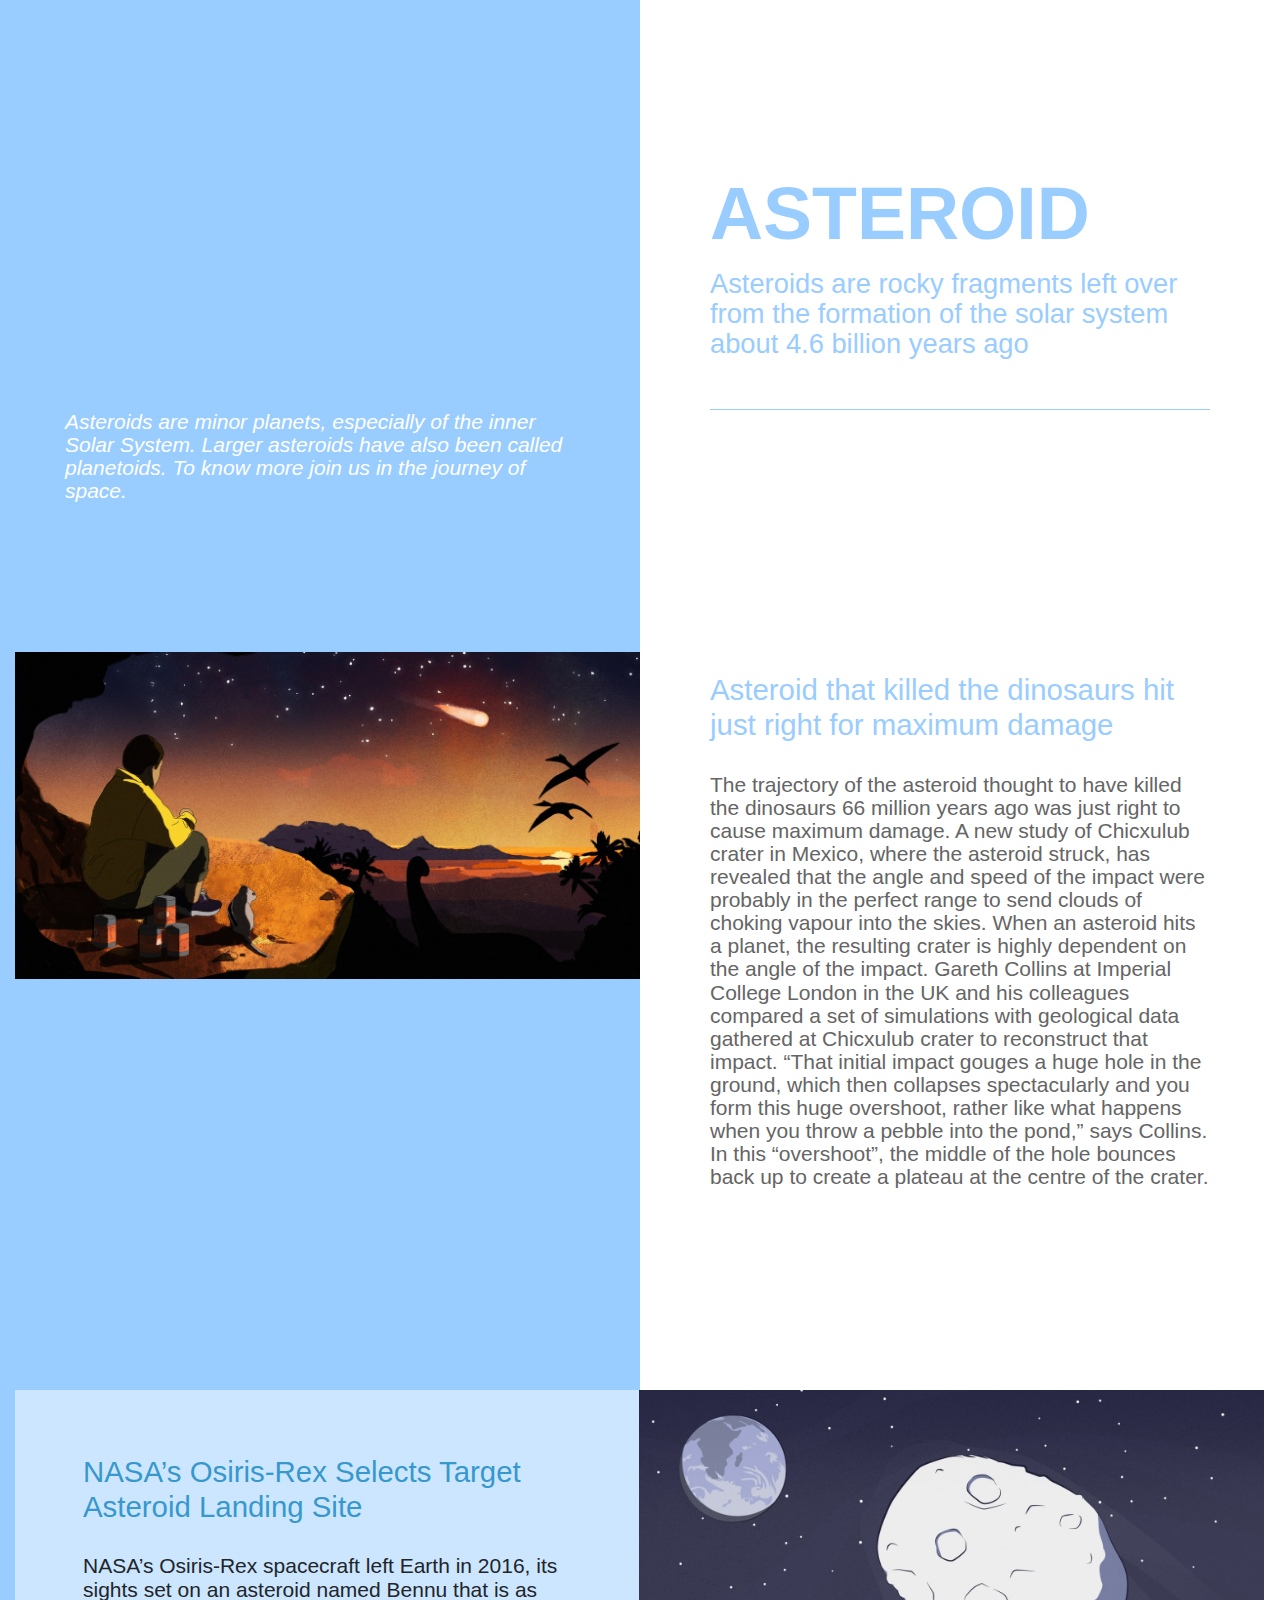
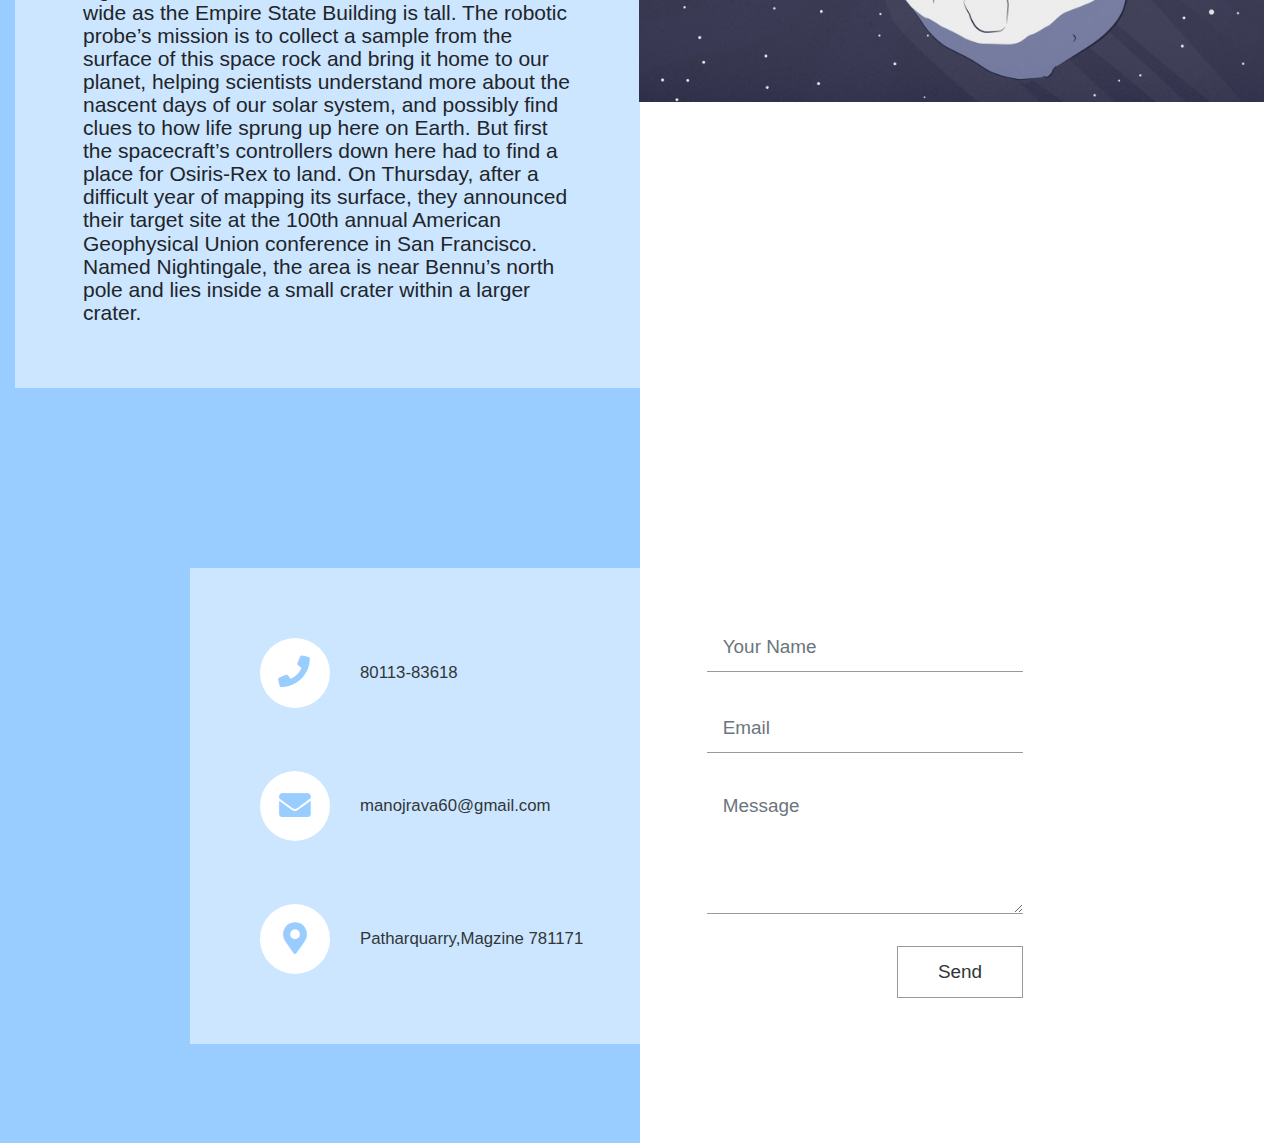
<file: asteroid/asteroid.html>
<!DOCTYPE html>
<html lang="en">
  <head>
    <meta charset="UTF-8" />
    <meta name="viewport" content="width=device-width, initial-scale=1.0" />
    <meta http-equiv="X-UA-Compatible" content="ie=edge" />

    <link rel="stylesheet" href="https://fonts.googleapis.com/css?family=Open+Sans:400,600" />
    <!-- Google web font "Open Sans" -->
    <link rel="stylesheet" href="css/all.min.css" />
    <link rel="stylesheet" href="css/bootstrap.min.css" />
    <link rel="stylesheet" href="css/templatemo-style.css" />
    <title>Asteroid</title>
  </head>
<!--
Sided Template
https://templatemo.com/tm-527-sided
-->
  <body>
    <div class="columns-bg">
      <!-- Logo & Intro -->
      <section id="logo" class="tm-section-logo">
        <div class="container-fluid">
          <div class="row">
            <div class="col-sm-12 offset-sm-0 col-md-6 offset-md-6">
              <div class="tm-site-name-container">
                <div class="tm-site-name-container-inner">
                  <h1 class="text-uppercase tm-text-primary tm-site-name">
                    Asteroid
                  </h1>
                  <p class="tm-text-primary tm-site-description">
                    Asteroids are rocky fragments left over from the formation of the solar system about 4.6 billion years ago
                  </p>
                </div>
              </div>
            </div>
          </div>
        </div>
      </section>

      <!-- Intro -->
      <section id="intro" class="tm-p-1-section-1">
        <div class="container-fluid">
          <div class="row">
            <div class="col-md-6">
              <div class="tm-section-text-container">
                <i class="tm-text-white">
                  <p class="mb-0">
                    Asteroids are minor planets, especially of the inner Solar System. Larger asteroids have also been called planetoids. To know more join us in the journey of space.
                  </p>
                </i>
              </div>
            </div>
          </div>
        </div>
      </section>

      <!-- Our Place -->
      <section id="our_place">
        <div class="container-fluid">
          <div class="row">
            <div
              class="col-md-12 col-lg-6 tm-section-image-container tm-img-left-container"
            >
              <img src="img/dino1.jpg" alt="Image" class="img-fluid" />
            </div>
            <div class="col-md-12 col-lg-6">
              <div class="tm-section-text-container-2">
                <h2
                  class="tm-text-primary tm-section-title-mb tm-sm-bg-white-alpha"
                >
                Asteroid that killed the dinosaurs hit just right for maximum damage
                </h2>
                <div class="tm-text-gray">
                  <p class="mb-4">
                    The trajectory of the asteroid thought to have killed the dinosaurs 66 million years ago was just right to cause maximum damage. A new study of Chicxulub crater in Mexico, where the asteroid struck, has revealed that the angle and speed of the impact were probably in the perfect range to send clouds of choking vapour into the skies.

                    When an asteroid hits a planet, the resulting crater is highly dependent on the angle of the impact. Gareth Collins at Imperial College London in the UK and his colleagues compared a set of simulations with geological data gathered at Chicxulub crater to reconstruct that impact.
                    
                    “That initial impact gouges a huge hole in the ground, which then collapses spectacularly and you form this huge overshoot, rather like what happens when you throw a pebble into the pond,” says Collins. In this “overshoot”, the middle of the hole bounces back up to create a plateau at the centre of the crater.
                    </p>
                  <p class="mb-0">
                  </p>
                </div>
              </div>
            </div>
          </div>
        </div>
      </section>

      <!-- Fusce, Section 4 -->
      <section id="section_4" class="tm-section-4">
        <div class="container-fluid">
          <div class="row flex-column-reverse flex-lg-row">
            <div class="col-md-12 col-lg-6 tm-text-left-container">
              <div class="tm-section-text-container-3 tm-bg-white-alpha h-100">
                <h2 class="tm-text-accent tm-section-title-mb">
                  NASA’s Osiris-Rex Selects Target Asteroid Landing Site
                </h2>
                <p class="mb-0">
                  NASA’s Osiris-Rex spacecraft left Earth in 2016, its sights set on an asteroid named Bennu that is as wide as the Empire State Building is tall. The robotic probe’s mission is to collect a sample from the surface of this space rock and bring it home to our planet, helping scientists understand more about the nascent days of our solar system, and possibly find clues to how life sprung up here on Earth.

But first the spacecraft’s controllers down here had to find a place for Osiris-Rex to land. On Thursday, after a difficult year of mapping its surface, they announced their target site at the 100th annual American Geophysical Union conference in San Francisco. Named Nightingale, the area is near Bennu’s north pole and lies inside a small crater within a larger crater.
                </p>
              </div>
            </div>
            <div
              class="col-md-12 col-lg-6 tm-section-image-container tm-img-right-container"
            >
              <img
                src="img/asteroid.jpg"
                alt="Image"
                class="img-fluid tm-img-right"
              />
            </div>
          </div>
        </div>
      </section>

      
              
            

      <!-- Contact -->
      <section id="contact" class="tm-section-contact">
        <div class="row tm-contact-section">
          <div class="col-md-6 px-0">
            <div class="tm-bg-white-alpha tm-contact-left">
              <div class="media mb-5">
                <a href="#" class="tm-contact-link">
                  <span class="tm-contact-icon-container">
                    <span class="tm-contact-icon-container-inner">
                      <i class="fas fa-phone tm-contact-icon tm-phone-icon"></i>
                    </span>
                  </span>
                  <span class="media-body"> 80113-83618 </span>
                </a>
              </div>
              <div class="media mb-5">
                <a href="mailto:" class="tm-contact-link">
                  <span class="tm-contact-icon-container">
                    <span class="tm-contact-icon-container-inner">
                      <i class="fas fa-envelope tm-contact-icon"></i>
                    </span>
                  </span>
                  <span class="media-body"> manojrava60@gmail.com </span>
                </a>
              </div>
              <div class="media">
                <a href="" class="tm-contact-link">
                  <span class="tm-contact-icon-container">
                    <span class="tm-contact-icon-container-inner">
                      <i class="fas fa-map-marker-alt tm-contact-icon"></i>
                    </span>
                  </span>
                  <span class="media-body">
                    Patharquarry,Magzine 781171<br />
                  </span>
                </a>
              </div>
            </div>
          </div>
          <div class="col-md-6 px-0">
            <div class="tm-contact-form-container">
              <form action="index.html" method="POST" class="tm-contact-form">
                <div class="form-group">
                  <input
                    type="text"
                    id="contact_name"
                    name="contact_name"
                    class="form-control rounded-0 border-top-0 border-right-0 border-left-0"
                    placeholder="Your Name"
                    required
                  />
                </div>
                <div class="form-group">
                  <input
                    type="email"
                    id="contact_email"
                    name="contact_email"
                    class="form-control rounded-0 border-top-0 border-right-0 border-left-0"
                    placeholder="Email"
                    required
                  />
                </div>
                <div class="form-group">
                  <textarea
                    rows="4"
                    id="contact_message"
                    name="contact_message"
                    class="form-control rounded-0 border-top-0 border-right-0 border-left-0"
                    placeholder="Message"
                    required
                  ></textarea>
                </div>
                <div class="text-right">
                  <button type="submit" class="btn tm-btn-submit rounded-0">
                    Send
                  </button>
                </div>
              </form>
            </div>
          </div>
        </div>
      </section>

      
    
    <!-- /.columns-bg -->
  </body>
</html>
</file>
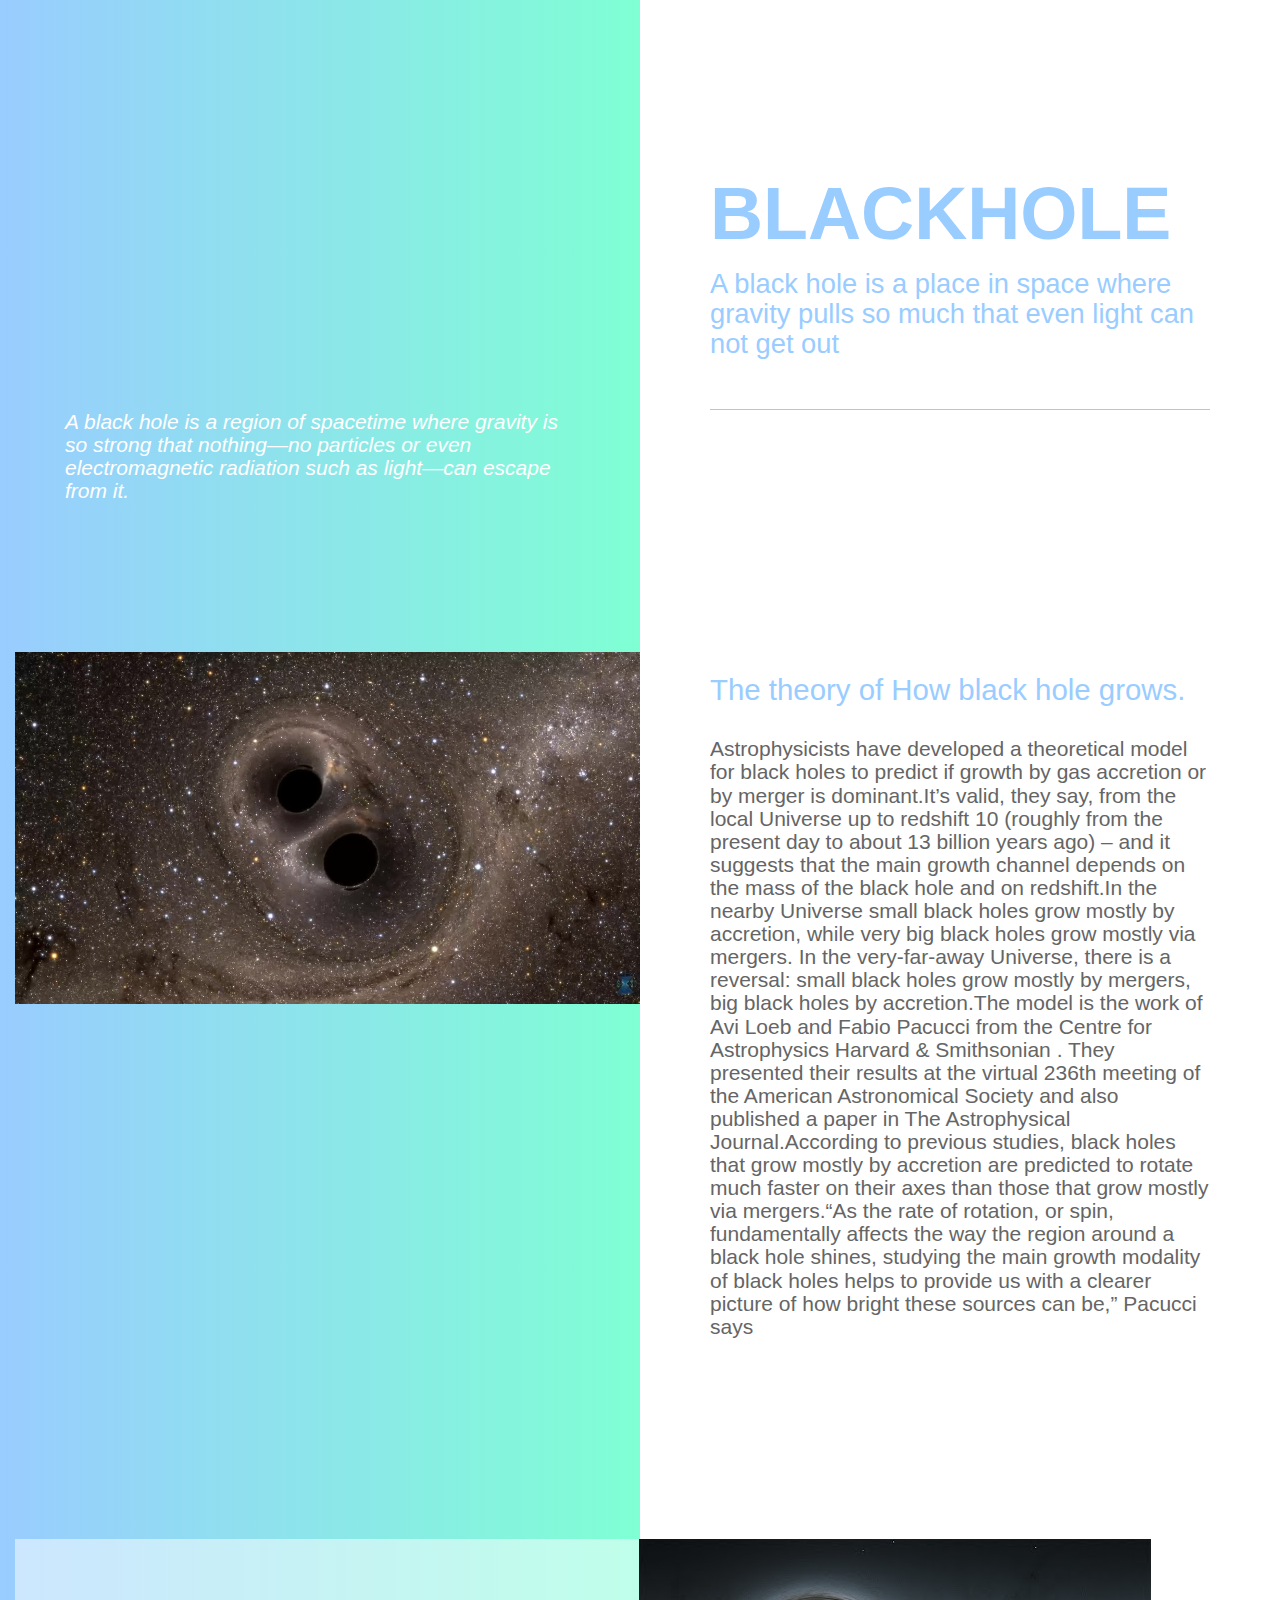
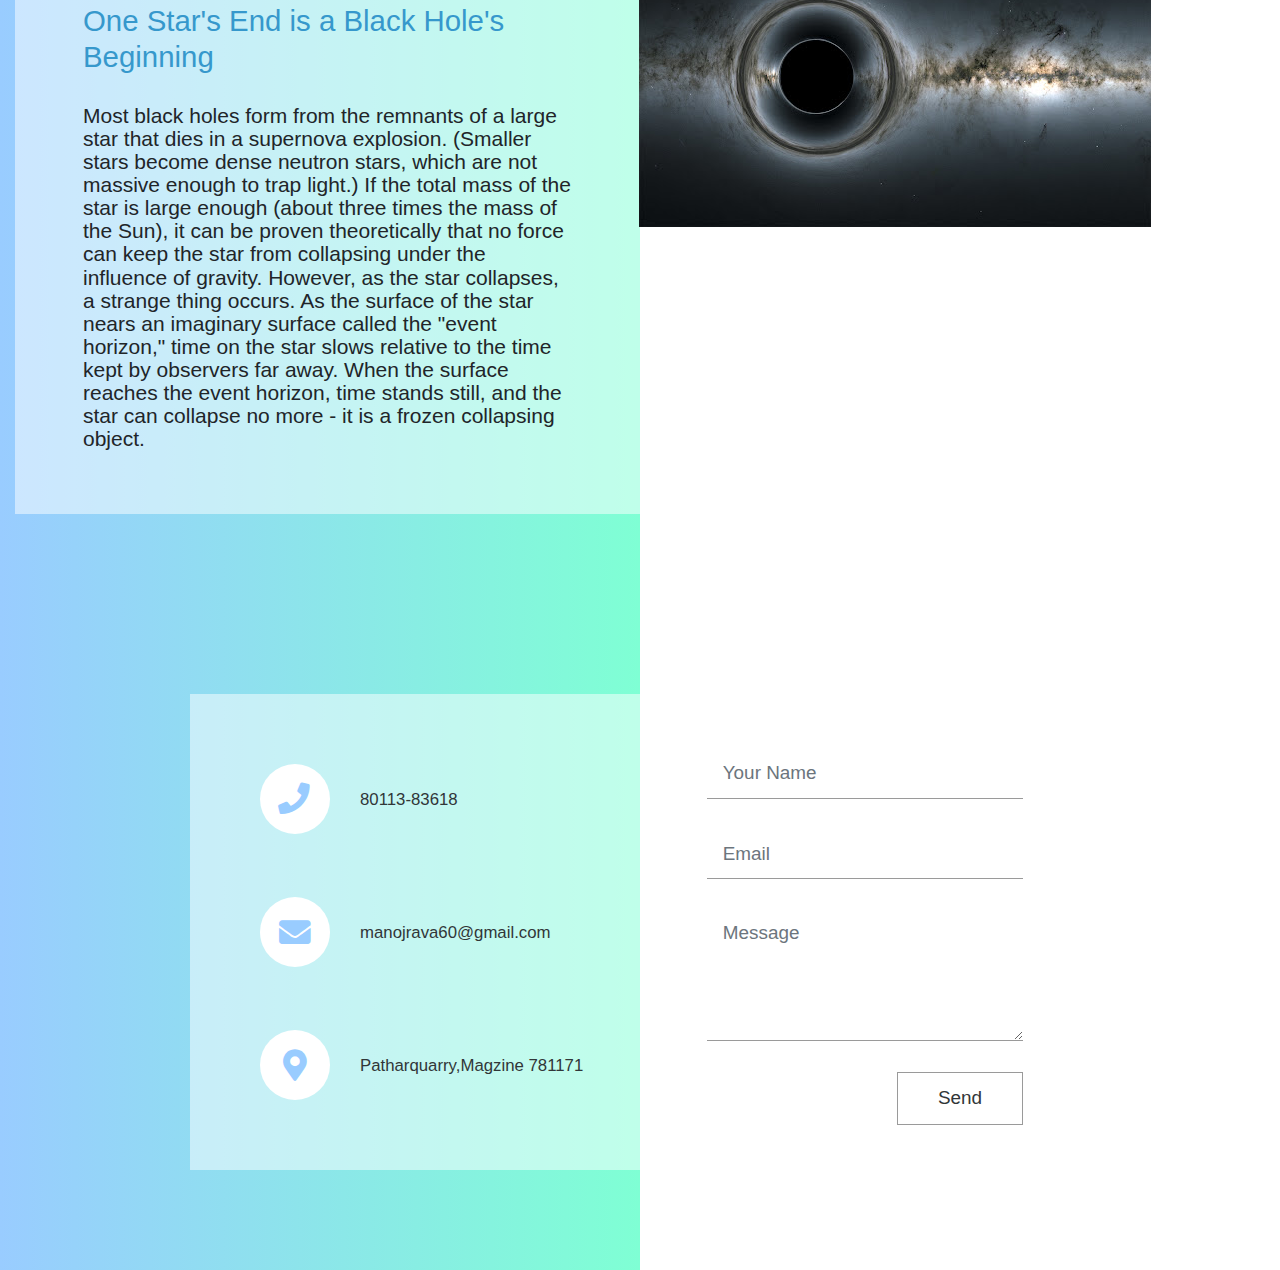
<file: blackhole/blackhole.html>
<!DOCTYPE html>
<html lang="en">
  <head>
    <meta charset="UTF-8" />
    <meta name="viewport" content="width=device-width, initial-scale=1.0" />
    <meta http-equiv="X-UA-Compatible" content="ie=edge" />

    <link rel="stylesheet" href="https://fonts.googleapis.com/css?family=Open+Sans:400,600" />
    <!-- Google web font "Open Sans" -->
    <link rel="stylesheet" href="css/all.min.css" />
    <link rel="stylesheet" href="css/bootstrap.min.css" />
    <link rel="stylesheet" href="css/templatemo-style.css" />
    <title>Blackhole</title>
  </head>
<!--
Sided Template
https://templatemo.com/tm-527-sided
-->
  <body>
    <div class="columns-bg">
      <!-- Logo & Intro -->
      <section id="logo" class="tm-section-logo">
        <div class="container-fluid">
          <div class="row">
            <div class="col-sm-12 offset-sm-0 col-md-6 offset-md-6">
              <div class="tm-site-name-container">
                <div class="tm-site-name-container-inner">
                  <h1 class="text-uppercase tm-text-primary tm-site-name">
                    Blackhole
                  </h1>
                  <p class="tm-text-primary tm-site-description">
                    A black hole is a place in space where gravity pulls so much that even light can not get out
                  </p>
                </div>
              </div>
            </div>
          </div>
        </div>
      </section>

      <!-- Intro -->
      <section id="intro" class="tm-p-1-section-1">
        <div class="container-fluid">
          <div class="row">
            <div class="col-md-6">
              <div class="tm-section-text-container">
                <i class="tm-text-white">
                  <p class="mb-0">
                    A black hole is a region of spacetime where gravity is so strong that nothing—no particles or even electromagnetic radiation such as light—can escape from it.
                  </p>
                </i>
              </div>
            </div>
          </div>
        </div>
      </section>

      <!-- Our Place -->
      <section id="our_place">
        <div class="container-fluid">
          <div class="row">
            <div
              class="col-md-12 col-lg-6 tm-section-image-container tm-img-left-container"
            >
              <img src="img/1.jpg" alt="Image" class="img-fluid" />
            </div>
            <div class="col-md-12 col-lg-6">
              <div class="tm-section-text-container-2">
                <h2
                  class="tm-text-primary tm-section-title-mb tm-sm-bg-white-alpha"
                >
                The theory of How black hole grows.
                </h2>
                <div class="tm-text-gray">
                  <p class="mb-4">
                    Astrophysicists have developed a theoretical model for black holes to predict if growth by gas accretion or by merger is dominant.It’s valid, they say, from the local Universe up to redshift 10 (roughly from the present day to about 13 billion years ago) – and it suggests that the main growth channel depends on the mass of the black hole and on redshift.In the nearby Universe small black holes grow mostly by accretion, while very big black holes grow mostly via mergers. In the very-far-away Universe, there is a reversal: small black holes grow mostly by mergers, big black holes by accretion.The model is the work of Avi Loeb and Fabio Pacucci from the Centre for Astrophysics Harvard & Smithsonian . They presented their results at the virtual 236th meeting of the American Astronomical Society and also published a paper in The Astrophysical Journal.According to previous studies, black holes that grow mostly by accretion are predicted to rotate much faster on their axes than those that grow mostly via mergers.“As the rate of rotation, or spin, fundamentally affects the way the region around a black hole shines, studying the main growth modality of black holes helps to provide us with a clearer picture of how bright these sources can be,” Pacucci says
                    </p>
                  <p class="mb-0">
                  </p>
                </div>
              </div>
            </div>
          </div>
        </div>
      </section>

      <!-- Fusce, Section 4 -->
      <section id="section_4" class="tm-section-4">
        <div class="container-fluid">
          <div class="row flex-column-reverse flex-lg-row">
            <div class="col-md-12 col-lg-6 tm-text-left-container">
              <div class="tm-section-text-container-3 tm-bg-white-alpha h-100">
                <h2 class="tm-text-accent tm-section-title-mb">
                  One Star's End is a Black Hole's Beginning
                </h2>
                <p class="mb-0">
                  Most black holes form from the remnants of a large star that dies in a supernova explosion. (Smaller stars become dense neutron stars, which are not massive enough to trap light.) If the total mass of the star is large enough (about three times the mass of the Sun), it can be proven theoretically that no force can keep the star from collapsing under the influence of gravity. However, as the star collapses, a strange thing occurs. As the surface of the star nears an imaginary surface called the "event horizon," time on the star slows relative to the time kept by observers far away. When the surface reaches the event horizon, time stands still, and the star can collapse no more - it is a frozen collapsing object.
                </p>
              </div>
            </div>
            <div
              class="col-md-12 col-lg-6 tm-section-image-container tm-img-right-container"
            >
              <img
                src="img/2.jpg"
                alt="Image"
                class="img-fluid tm-img-right"
              />
            </div>
          </div>
        </div>
      </section>

      
              
            

      <!-- Contact -->
      <section id="contact" class="tm-section-contact">
        <div class="row tm-contact-section">
          <div class="col-md-6 px-0">
            <div class="tm-bg-white-alpha tm-contact-left">
              <div class="media mb-5">
                <a href="#" class="tm-contact-link">
                  <span class="tm-contact-icon-container">
                    <span class="tm-contact-icon-container-inner">
                      <i class="fas fa-phone tm-contact-icon tm-phone-icon"></i>
                    </span>
                  </span>
                  <span class="media-body"> 80113-83618 </span>
                </a>
              </div>
              <div class="media mb-5">
                <a href="mailto:" class="tm-contact-link">
                  <span class="tm-contact-icon-container">
                    <span class="tm-contact-icon-container-inner">
                      <i class="fas fa-envelope tm-contact-icon"></i>
                    </span>
                  </span>
                  <span class="media-body"> manojrava60@gmail.com </span>
                </a>
              </div>
              <div class="media">
                <a href="" class="tm-contact-link">
                  <span class="tm-contact-icon-container">
                    <span class="tm-contact-icon-container-inner">
                      <i class="fas fa-map-marker-alt tm-contact-icon"></i>
                    </span>
                  </span>
                  <span class="media-body">
                    Patharquarry,Magzine 781171<br />
                  </span>
                </a>
              </div>
            </div>
          </div>
          <div class="col-md-6 px-0">
            <div class="tm-contact-form-container">
              <form action="index.html" method="POST" class="tm-contact-form">
                <div class="form-group">
                  <input
                    type="text"
                    id="contact_name"
                    name="contact_name"
                    class="form-control rounded-0 border-top-0 border-right-0 border-left-0"
                    placeholder="Your Name"
                    required
                  />
                </div>
                <div class="form-group">
                  <input
                    type="email"
                    id="contact_email"
                    name="contact_email"
                    class="form-control rounded-0 border-top-0 border-right-0 border-left-0"
                    placeholder="Email"
                    required
                  />
                </div>
                <div class="form-group">
                  <textarea
                    rows="4"
                    id="contact_message"
                    name="contact_message"
                    class="form-control rounded-0 border-top-0 border-right-0 border-left-0"
                    placeholder="Message"
                    required
                  ></textarea>
                </div>
                <div class="text-right">
                  <button type="submit" class="btn tm-btn-submit rounded-0">
                    Send
                  </button>
                </div>
              </form>
            </div>
          </div>
        </div>
      </section>

      
    
    <!-- /.columns-bg -->
  </body>
</html>
</file>
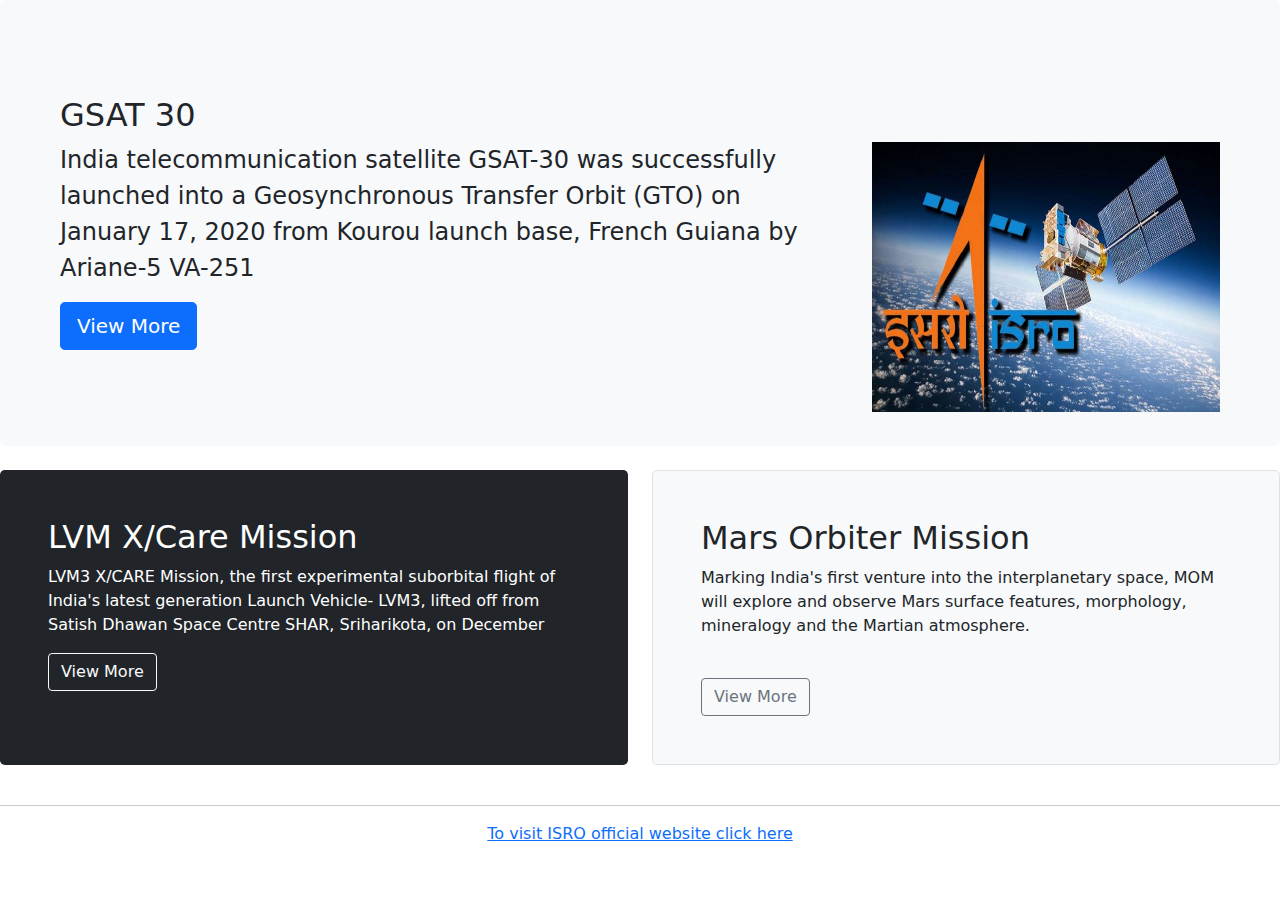
<file: isro/link1.html>
<html>

    <header>
     <title>ISRO</title>
    </header>
    <meta name="viewport" content="width=320px, initial-scale=1.0">
    <link href="bootstrap.min.css" rel="stylesheet">
    <link href="style.css" rel="stylesheet">
    <body>
    <div class="p-5 mb-4 bg-light rounded-3">
      <div class="container-fluid py-5">
        <h2>GSAT 30</h2>
        <img src="isro.jpg">
        <p class="col-md-8 fs-4">India telecommunication satellite GSAT-30 was successfully launched into a Geosynchronous Transfer Orbit (GTO) on January 17, 2020 from Kourou launch base, French Guiana by Ariane-5 VA-251</p>
        <button class="btn btn-primary btn-lg" type="button" onclick="togglePopup()">View More </button>
      </div>
    </div>

    <div class="row align-items-md-stretch">
      <div class="col-md-6">
        <div class="h-100 p-5 text-white bg-dark rounded-3">
          <h2>LVM X/Care Mission</h2>
          <p>LVM3 X/CARE Mission, the first experimental suborbital flight of India's latest generation Launch Vehicle- LVM3, lifted off from Satish Dhawan Space Centre SHAR, Sriharikota, on December</p>
          <button class="btn btn-outline-light" type="button" onclick="myfunc()">View More</button>
        </div>
      </div>
      <div class="col-md-6">
        <div class="h-100 p-5 bg-light border rounded-3">
          <h2>Mars Orbiter Mission</h2>
          <p>Marking India's first venture into the interplanetary space, MOM will explore and observe Mars surface features, morphology, mineralogy and the Martian atmosphere.</p>
          <br>
          <button class="btn btn-outline-secondary" type="button" onclick="myfunction()">View More</button>
        </div>
      </div>
    </div>
    <br>
    <hr>
    <p align="center">
    <a href="https://www.isro.gov.in/">To visit ISRO official website click here</a>
      </p>
  </div>

  
</body>
<div class="popup" id="popup-1">
  <div class="overlay"></div>
  <div class="content">
    <div class="close-btn" onclick="togglePopup()">×</div>
    <h2>GSAT-30</h2>
    <p>India telecommunication satellite GSAT-30 was successfully launched into a Geosynchronous Transfer Orbit (GTO) on January 17, 2020 from Kourou launch base, French Guiana by Ariane-5 VA-251.GSAT-30 is configured on ISRO enhanced I-3K Bus structure to provide communication services from Geostationary orbit in C and Ku bands. The satellite derives its heritage from ISRO earlier INSAT/GSAT satellite series.</p>
  </div>
  </div>
<div class="popup" id="popup-2">
  <div class="overlay"></div>
  <div class="content">
    <div class="close-btn" onclick="myfunc()">×</div>
    <h2>LVM X/Care Mission</h2>
    <p>LVM3-X/CARE Mission, the first experimental suborbital flight of India's latest generation Launch Vehicle- LVM3, lifted off from Satish Dhawan Space Centre SHAR, Sriharikota, on December 18, 2014 and injected the Crew Module CARE at an altitude of 126km. The Crew Module splashed down near Andaman and Nicobar Islands in the Bay of Bengal about twenty minutes after lift off. The Crew Module was recovered by the Indian Coast Guard. This flight of LVM3 had a passive cryogenic stage.</p>
  </div>
</div>
<div class="popup" id="popup-3">
  <div class="overlay"></div>
  <div class="content">
    <div class="close-btn" onclick="myfunction()">×</div>
    <h2>Mars Orbiter Mission</h2>
    <p>Marking India's first venture into the interplanetary space, MOM will explore and observe Mars surface features, morphology, mineralogy and the Martian atmosphere. Further, a specific search for methane in the Martian atmosphere will provide information about the possibility or the past existence of life on the planet. The enormous distances involved in interplanetary missions present a demanding challenge; developing and mastering the technologies essential for these missions will open endless possibilities for space exploration. After leaving Earth, the Orbiter will have to endure the Interplanetary space for 300 days before Mars capture. Apart from deep space communications and navigation-guidance-control capabilities, the mission will require autonomy at the spacecraft end to handle contingencies. Once India decided to go to Mars, ISRO had no time to lose as the nearest launch window was only a few months away and it could not afford to lose the chance, given the next launch would present itself after over 780 days, in 2016. Thus, mission planning, manufacturing the spacecraft and the launch vehicle and readying the support systems took place swiftly.</p>
  </div>
</div>

<script>
  function togglePopup(){
    document.getElementById("popup-1").classList.toggle("active");
  }
  function myfunc(){
    document.getElementById("popup-2").classList.toggle("active");
  }
  function myfunction(){
    document.getElementById("popup-3").classList.toggle("active");
  }
</script>
</html>
</file>
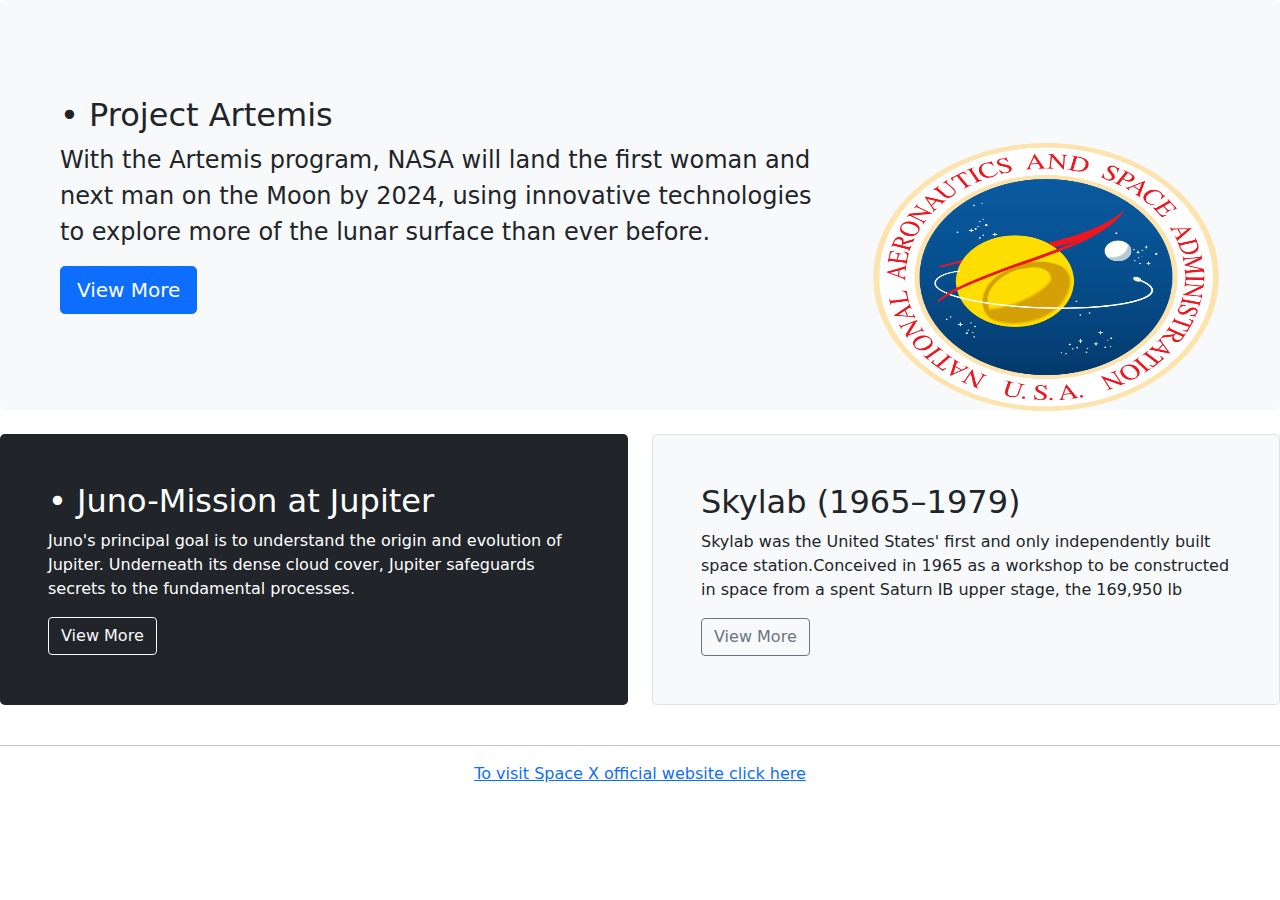
<file: nasa/link2.html>
<html>

    <header>
     <title>NASA</title>
    </header>
    <meta name="viewport" content="width=320px, initial-scale=1.0">
    <link href="bootstrap.min.css" rel="stylesheet">
    <link href="style.css" rel="stylesheet">
    <body>
    <div class="p-5 mb-4 bg-light rounded-3">
      <div class="container-fluid py-5">
        <h2>&#8226 Project Artemis</h2>
        <img src="NASA.png">
        <p class="col-md-8 fs-4">With the Artemis program, NASA will land the first woman and next man on the Moon by 2024, using innovative technologies to explore more of the lunar surface than ever before.</p>
        <button class="btn btn-primary btn-lg" type="button" onclick="togglePopup()">View More </button>
      </div>
    </div>

    <div class="row align-items-md-stretch">
      <div class="col-md-6">
        <div class="h-100 p-5 text-white bg-dark rounded-3">
          <h2>&#8226 Juno-Mission at Jupiter</h2>
          <p>Juno's principal goal is to understand the origin and evolution of Jupiter. Underneath its dense cloud cover, Jupiter safeguards secrets to the fundamental processes.</p>
          <button class="btn btn-outline-light" type="button" onclick="myfunc()">View More</button>
        </div>
      </div>
      <div class="col-md-6">
        <div class="h-100 p-5 bg-light border rounded-3">
          <h2>Skylab (1965–1979)</h2>
          <p>Skylab was the United States' first and only independently built space station.Conceived in 1965 as a workshop to be constructed in space from a spent Saturn IB upper stage, the 169,950 lb</p>
          <button class="btn btn-outline-secondary" type="button" onclick="myfunction()">View More</button>
        </div>
      </div>
    </div>
    <br>
    <hr>
    <p align="center">
    <a href="https://www.nasa.gov/">To visit Space X official website click here</a>
      </p>
  </div>

  
</body>
<div class="popup" id="popup-1">
  <div class="overlay"></div>
  <div class="content">
    <div class="close-btn" onclick="togglePopup()">×</div>
    <h2>&#8226 Project Artemis</h2>
    <p>With the Artemis program, NASA will land the first woman and next man on the Moon by 2024, using innovative technologies to explore more of the lunar surface than ever before. We will collaborate with our commercial and international partners and establish sustainable exploration by the end of the decade. Then, we will use what we learn on and around the Moon to take the next giant leap – sending astronauts to Mars.</p>
  </div>
  </div>
<div class="popup" id="popup-2">
  <div class="overlay"></div>
  <div class="content">
    <div class="close-btn" onclick="myfunc()">×</div>
    <h2>&#8226 Juno-Mission at Jupiter</h2>
    <p>Juno's principal goal is to understand the origin and evolution of Jupiter. Underneath its dense cloud cover, Jupiter safeguards secrets to the fundamental processes and conditions that governed our solar system during its formation. As our primary example of a giant planet, Jupiter can also provide critical knowledge for understanding the planetary systems being discovered around other stars.With its suite of science instruments, Juno will investigate the existence of a solid planetary core, map Jupiter's intense magnetic field, measure the amount of water and ammonia in the deep atmosphere, and observe the planet's auroras.Juno will let us take a giant step forward in our understanding of how giant planets form and the role these titans played in putting together the rest of the solar system.</p>
  </div>
</div>
<div class="popup" id="popup-3">
  <div class="overlay"></div>
  <div class="content">
    <div class="close-btn" onclick="myfunction()">×</div>
    <h2>Skylab (1965–1979)</h2>
    <p>Skylab was the United States' first and only independently built space station.Conceived in 1965 as a workshop to be constructed in space from a spent Saturn IB upper stage, the 169,950 lb (77,088 kg) station was constructed on Earth and launched on May 14, 1973, atop the first two stages of a Saturn V, into a 235-nautical-mile (435 km) orbit inclined at 50° to the equator. Damaged during launch by the loss of its thermal protection and one electricity-generating solar panel, it was repaired to functionality by its first crew. It was occupied for a total of 171 days by 3 successive crews in 1973 and 1974. It included a laboratory for studying the effects of microgravity, and a solar observatory. NASA planned to have a Space Shuttle dock with it, and elevate Skylab to a higher safe altitude, but the Shuttle was not ready for flight before Skylab's re-entry on July 11, 1979</p>
  </div>
</div>

<script>
  function togglePopup(){
    document.getElementById("popup-1").classList.toggle("active");
  }
  function myfunc(){
    document.getElementById("popup-2").classList.toggle("active");
  }
  function myfunction(){
    document.getElementById("popup-3").classList.toggle("active");
  }
</script>
</html>
</file>
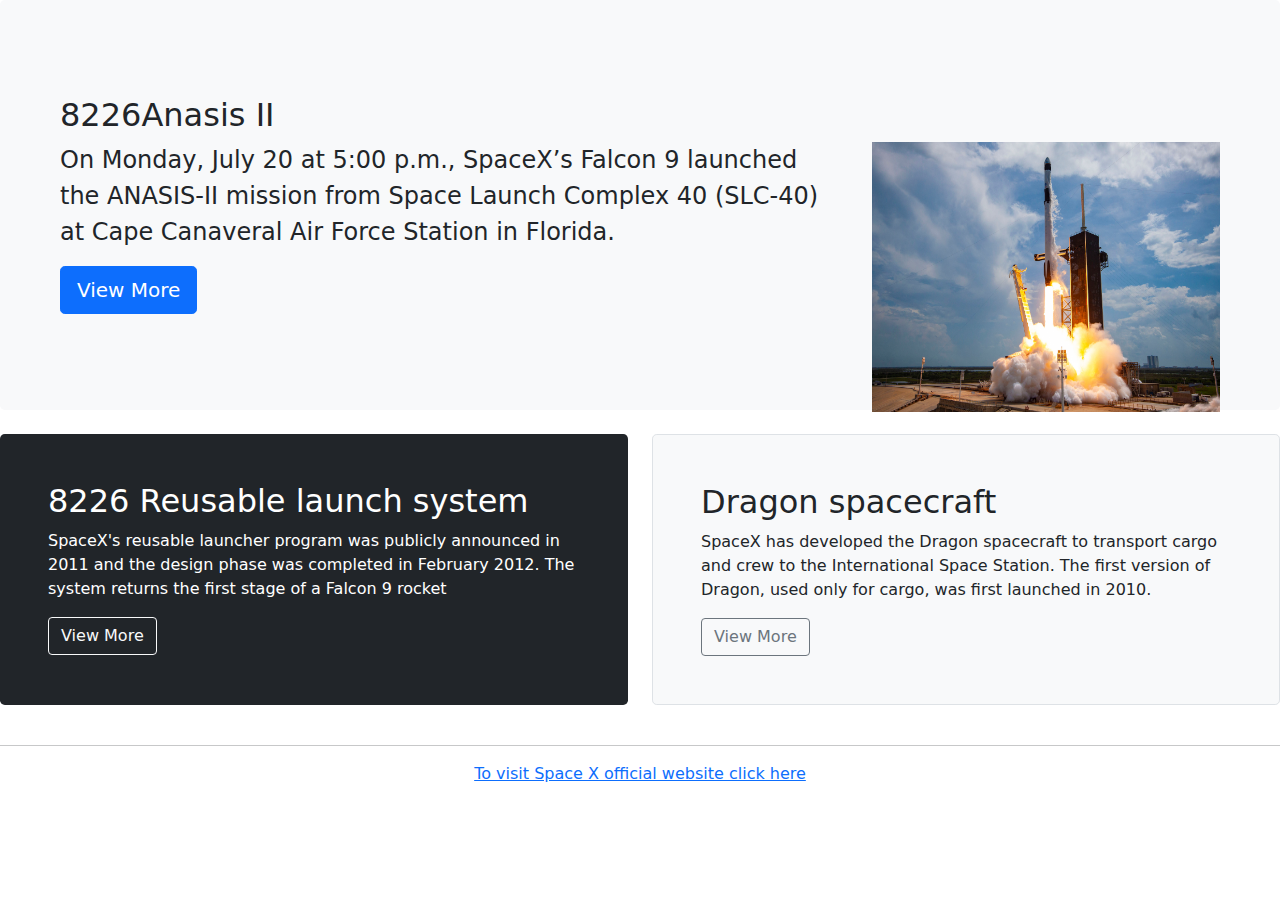
<file: spacex/link3.html>
<html>

    <header>
     <title>Space X</title>
    </header>
    <meta name="viewport" content="width=320px, initial-scale=1.0">
    <link href="bootstrap.min.css" rel="stylesheet">
    <link href="style.css" rel="stylesheet">
    <body>
    <div class="p-5 mb-4 bg-light rounded-3">
      <div class="container-fluid py-5">
        <h2>8226Anasis II</h2>
        <img src="wee.jpg">
        <p class="col-md-8 fs-4">On Monday, July 20 at 5:00 p.m., SpaceX’s Falcon 9 launched the ANASIS-II mission from Space Launch Complex 40 (SLC-40) at Cape Canaveral Air Force Station in Florida.</p>
        <button class="btn btn-primary btn-lg" type="button" onclick="togglePopup()">View More </button>
      </div>
    </div>

    <div class="row align-items-md-stretch">
      <div class="col-md-6">
        <div class="h-100 p-5 text-white bg-dark rounded-3">
          <h2>8226 Reusable launch system</h2>
          <p>SpaceX's reusable launcher program was publicly announced in 2011 and the design phase was completed in February 2012. The system returns the first stage of a Falcon 9 rocket</p>
          <button class="btn btn-outline-light" type="button" onclick="myfunc()">View More</button>
        </div>
      </div>
      <div class="col-md-6">
        <div class="h-100 p-5 bg-light border rounded-3">
          <h2>Dragon spacecraft</h2>
          <p>SpaceX has developed the Dragon spacecraft to transport cargo and crew to the International Space Station. The first version of Dragon, used only for cargo, was first launched in 2010.</p>
          <button class="btn btn-outline-secondary" type="button" onclick="myfunction()">View More</button>
        </div>
      </div>
    </div>
    <br>
    <hr>
    <p align="center">
    <a href="https://www.spacex.com/">To visit Space X official website click here</a>
      </p>
  </div>

  
</body>
<div class="popup" id="popup-1">
  <div class="overlay"></div>
  <div class="content">
    <div class="close-btn" onclick="togglePopup()">×</div>
    <h2>8226Anasis II</h2>
    <p>On Monday, July 20 at 5:00 p.m., SpaceX’s Falcon 9 launched the ANASIS-II mission from Space Launch Complex 40 (SLC-40) at Cape Canaveral Air Force Station in Florida. Falcon 9’s first stage previously launched Crew Dragon to the International Space Station with NASA astronauts Bob Behnken and Doug Hurley on board.</p>
  </div>
  </div>
<div class="popup" id="popup-2">
  <div class="overlay"></div>
  <div class="content">
    <div class="close-btn" onclick="myfunc()">×</div>
    <h2>8226 Reusable launch system</h2>
    <p>SpaceX's reusable launcher program was publicly announced in 2011 and the design phase was completed in February 2012. The system returns the first stage of a Falcon 9 rocket to a predetermined landing site using only its own propulsion systems.SpaceX's active test program began in late 2012 with testing low-altitude, low-speed aspects of the landing technology. The prototypes of Falcon 9 performed vertical takeoffs and landings.High-velocity, high-altitude aspects of the booster atmospheric return technology began testing in late 2013 and have continued through 2018, with a 98% success rate to date. As a result of Elon Musk's goal of crafting more cost-effective launch vehicles, SpaceX conceived a method to reuse the first stage of their primary rocket, the Falcon 9,[152] by attempting propulsive vertical landings on solid surfaces. Once the company determined that soft landings were feasible by touching down over the Atlantic and Pacific Ocean, they began landing attempts on a solid platform. SpaceX leased and modified several barges to sit out at sea as a target for the returning first stage, converting them to autonomous spaceport drone ships (ASDS).</p>
  </div>
</div>
<div class="popup" id="popup-3">
  <div class="overlay"></div>
  <div class="content">
    <div class="close-btn" onclick="myfunction()">×</div>
    <h2>Dragon spacecraft</h2>
    <p>SpaceX has developed the Dragon spacecraft to transport cargo and crew to the International Space Station. The first version of Dragon, used only for cargo, was first launched in 2010.[34] The currently operational second generation Dragon spacecraft, known as Dragon 2, conducted its first flight, without crew, to the ISS in early 2019, followed by a crewed flight of Dragon 2 in 2020.The cargo variant of Dragon 2 flew for the first time in December 2020, for a resupply to the Space Station as part of the CRS contract with NASA.</p>
  </div>
</div>

<script>
  function togglePopup(){
    document.getElementById("popup-1").classList.toggle("active");
  }
  function myfunc(){
    document.getElementById("popup-2").classList.toggle("active");
  }
  function myfunction(){
    document.getElementById("popup-3").classList.toggle("active");
  }
</script>
</html>
</file>
<file: asteroid/css/templatemo-style.css>
/*

Sided Template

https://templatemo.com/tm-527-sided



    Primary color         #99ccff
    Primary bright color  #3399FF
    Gray bg               #f6f6f6
    Dark Gray bg          #eeeeee
*/

html {
  font-family: "Open Sans", Arial, Helvetica, sans-serif;
  font-size: 21px;
  font-weight: 400;
  -webkit-font-smoothing: antialiased;
  scroll-behavior: smooth;
}

body {
  overflow-x: hidden;
}

a,
button {
  transition: all 0.3s ease;
}

a:hover {
  text-decoration: none;
}

.tm-bg-white-alpha {
  background-color: rgba(255, 255, 255, 0.5);
}

.tm-bg-black-alpha {
  background-color: rgba(0, 0, 0, 0.5);
}

.tm-bg-gray {
  background-color: #f6f6f6;
}

.tm-bg-dark-gray {
  background-color: #eeeeee;
}

h2 {
  font-size: 1.4rem;
}

p {
  line-height: 1.1;
}

.tm-text-white {
  color: white;
}

.columns-bg {
  background-image: linear-gradient(
    to right,
    #99ccff,
    #99ccff 50%,
    #ffffff 50%
  );
}

.container-fluid {
  max-width: 1310px;
}

.tm-section-logo {
  padding-top: 170px;
  padding-bottom: 0;
}

.tm-section-logo-short {
  padding-top: 100px;
}

.tm-p-1-section-1 {
  margin-bottom: 80px;
}

#our_place {
  padding-top: 70px;
  padding-bottom: 70px;
}

.tm-section-4 {
  padding-top: 70px;
  padding-bottom: 70px;
}

#gallery {
  padding-top: 115px;
  padding-bottom: 110px;
}

.tm-section-contact {
  padding-top: 110px;
  padding-bottom: 90px;
}

#outro {
  padding-top: 90px;
}

#footer {
  padding-top: 30px;
  padding-bottom: 55px;
}

.tm-bg-primary {
  background-color: #99ccff;
}

.tm-text-primary {
  color: #99ccff;
}

.tm-text-primary-bright {
  color: #3399ff;
}

.tm-hr-primary-bright {
  border-color: #3399ff;
}

.tm-hr-white {
  border-color: white;
}

.tm-text-secondary {
  color: #999999;
}

.tm-text-gray {
  color: #656565;
}

.tm-text-accent {
  color: #3698cc;
}

.tm-section-title-2 {
  font-size: 1.8rem;
  text-align: right;
}

.tm-section-title-underline {
  border-top: 1px solid black;
  max-width: 500px;
  margin-right: 0;
  width: 85%;
}

.tm-site-name-container {
  max-width: 500px;
  margin-left: auto;
  margin-right: auto;
  border-bottom: 1px solid #99ccff;
  display: flex;
  align-items: center;
  justify-content: center;
}

.tm-site-name-container-inner {
  display: inline-block;
  margin-left: auto;
  margin-right: auto;
}

.tm-site-name {
  font-size: 3.5rem;
  font-weight: 600;
}

.tm-site-description {
  font-size: 1.3rem;
  margin-bottom: 50px;
}

.tm-section-text-container {
  padding: 0 50px;
}

.tm-section-text-container-2 {
  padding: 20px 55px 30px;
  max-width: 640px;
}

.tm-section-text-container-3 {
  padding: 64px 68px;
}

.tm-section-col-4 {
  margin-right: 0;
  margin-left: auto;
}

.tm-section-text-container-4 {
  padding: 40px 55px 0;
}

.tm-footer-text-container {
  padding: 0 70px;
}

.tm-section-text-container-5 {
  max-width: 430px;
  padding-right: 85px;
  margin-right: 0;
  margin-left: auto;
}

.tm-section-text-container-6 {
  padding: 0 55px 60px;
}

.tm-section-text-container-8 {
  padding: 64px 68px;
}

.tm-section-title-mb {
  margin-bottom: 30px;
}

.tm-section-title-mb-2 {
  margin-bottom: 50px;
}

.tm-img-right {
  margin-left: -1px; /* to fix 1 px gap in Chrome */
}

.tm-img-left-container,
.tm-text-left-container {
  padding-right: 0;
}

.tm-img-right-container {
  padding-left: 0;
}

/* Common style */
.grid {
  overflow: auto;
  display: flex;
  align-items: baseline;
  margin-left: auto;
  margin-right: auto;
}

.grid figure {
  position: relative;
  overflow: hidden;
  background: #3085a3;
  text-align: center;
  cursor: pointer;
  margin-left: 10px;
  margin-right: 10px;
}

.grid figure img {
  position: relative;
  display: block;
  min-height: 100%;
  max-width: 100%;
  opacity: 0.8;
}

.grid figure figcaption {
  padding: 2em;
  color: #fff;
  text-transform: uppercase;
  /* font-size: 1.25em; */
  -webkit-backface-visibility: hidden;
  backface-visibility: hidden;
}

.grid figure figcaption::before,
.grid figure figcaption::after {
  pointer-events: none;
}

.grid figure figcaption,
.grid figure figcaption > a {
  position: absolute;
  top: 0;
  left: 0;
  width: 100%;
  height: 100%;
}

/* Anchor will cover the whole item by default */
/* For some effects it will show as a button */
.grid figure figcaption > a {
  z-index: 1000;
  text-indent: 200%;
  white-space: nowrap;
  font-size: 0;
  opacity: 0;
}

.grid figure h2 {
  word-spacing: -0.15em;
  font-weight: 300;
}

.grid figure h2 span {
  font-weight: 800;
}

.grid figure h2,
.grid figure p {
  margin: 0;
}

.grid figure p {
  letter-spacing: 1px;
  font-size: 68.5%;
}

/*---------------*/
/***** Duke *****/
/*---------------*/

figure.effect-duke {
  background: -webkit-linear-gradient(-45deg, #34495e 0%, #cc6055 100%);
  background: linear-gradient(-45deg, #34495e 0%, #cc6055 100%);
}

figure.effect-duke img,
figure.effect-duke p {
  -webkit-transition: opacity 0.35s, -webkit-transform 0.35s;
  transition: opacity 0.35s, transform 0.35s;
}

figure.effect-duke:hover img {
  opacity: 0.1;
  -webkit-transform: scale3d(2, 2, 1);
  transform: scale3d(2, 2, 1);
}

figure.effect-duke h2 {
  -webkit-transition: -webkit-transform 0.35s;
  transition: transform 0.35s;
  -webkit-transform: scale3d(0.8, 0.8, 1);
  transform: scale3d(0.8, 0.8, 1);
  -webkit-transform-origin: 50% 100%;
  transform-origin: 50% 100%;
}

figure.effect-duke p {
  position: absolute;
  bottom: 0;
  left: 0;
  margin: 20px;
  padding: 30px;
  border: 2px solid #fff;
  text-transform: none;
  font-size: 90%;
  opacity: 0;
  -webkit-transform: scale3d(0.8, 0.8, 1);
  transform: scale3d(0.8, 0.8, 1);
  -webkit-transform-origin: 50% -100%;
  transform-origin: 50% -100%;
}

figure.effect-duke:hover h2,
figure.effect-duke:hover p {
  opacity: 1;
  -webkit-transform: scale3d(1, 1, 1);
  transform: scale3d(1, 1, 1);
}

.tm-contact-section {
  font-size: 0.95rem;
}

.tm-contact-left {
  max-width: 450px;
  margin-left: auto;
  margin-right: 0;
  padding: 70px 45px 70px 70px;
}

.tm-contact-left,
.tm-contact-form-container {
  max-width: 450px;
}

.tm-contact-link {
  color: #313638;
  display: flex;
  align-items: center;
  font-size: 0.8rem;
}

.tm-contact-icon-container {
  display: inline-block;
  background-color: white;
  color: #99ccff;
  width: 70px;
  height: 70px;
  border-radius: 50%;
  margin-right: 30px;
}

.tm-contact-icon-container-inner {
  display: flex;
  align-items: center;
  justify-content: center;
  height: 100%;
}

.tm-social-icon-container {
  cursor: pointer;
  width: 62px;
  height: 62px;
  background-color: #99ccff;
  border-radius: 50%;
  display: inline-block;
  text-align: center;
  margin-right: 20px;
  margin-bottom: 20px;
  align-items: center;
  justify-content: center;
}

.tm-social-icon-container-inner {
  display: flex;
  align-items: center;
  justify-content: center;
  height: 100%;
}

.tm-contact-icon {
  font-size: 1.5rem;
}

.tm-phone-icon {
  margin-top: -2px;
  margin-left: -2px;
}

.tm-contact-form {
  max-width: 380px;
}

.form-group {
  margin-bottom: 1.5rem;
}

.form-control {
  border-color: #9a9a9a;
  font-size: 0.9rem;
}

.form-control:focus {
  box-shadow: none;
}

.tm-contact-form-container {
  padding: 55px 67px;
}

.tm-btn-submit {
  border: 1px solid #9a9a9a;
  padding: 10px 35px;
  color: #313638;
  font-size: 0.9rem;
}

.tm-btn-submit:hover {
  color: #99ccff;
  border-color: #99ccff;
}

.tm-social-icon-container:hover {
  background-color: #568dc0;
}

.tm-social-icon-container i {
  color: white;
}

.tm-copyright-text {
  font-size: 0.85rem;
}

.tm-copyright-link {
  color: #99ccff;
}

.tm-p-2-section-1 {
  margin-top: 70px;
  padding-top: 60px;
  padding-bottom: 60px;
}

.tm-p-3-section-1 {
  padding-top: 82px;
}

.tm-p-3-section-3 {
  margin-top: 60px;
  margin-bottom: 40px;
}

.tm-p-3-section-contact {
  padding-top: 60px;
}

.tm-section-underline {
  width: 50%;
}

.btn {
  padding: 11px 40px;
  border-radius: 0;
}

.btn-primary {
  background-color: #99ccff;
  border-color: #99ccff;
}

.btn-secondary {
  background-color: white;
  border-color: white;
  color: #3399ff;
}

.btn-secondary:hover {
  color: #3399ff;
  background-color: #c5c7ca;
  border-color: #c5c7ca;
}

hr {
  border-color: black;
}

.tm-hr-mb {
  margin-bottom: 46px;
}

.tm-p-mb {
  margin-bottom: 45px;
}

.tm-text-right-container {
  padding-left: 0;
}

.tm-section-text-container-7 {
  padding: 65px 140px;
}

#bg_img_31 {
  background-image: url(../img/forty_image_31.jpg);
  height: 640px;
  background-repeat: no-repeat;
  background-size: cover;
  background-position: center;
}

#bg_img_32 {
  background-image: url(../img/forty_image_32.jpg);
  height: 640px;
  background-repeat: no-repeat;
  background-size: cover;
  background-position: center;
}

.tm-section-icon-container {
  display: flex;
  align-items: center;
  justify-content: center;
  flex-direction: column;
}

.fa-6x {
  font-size: 6em;
}

.tm-overlay-container {
  position: relative;
}

.tm-text-overlay {
  max-width: 498px;
  width: 50%;
  height: 100%;
  margin-left: 50%;
}

.tm-copyright-text {
  padding: 60px 40px 55px 70px;
}

@media (min-width: 1200px) {
  .container {
    max-width: 1280px;
  }
}

@media (max-width: 1200px) {
  .tm-section-title-underline {
    max-width: 350px;
  }

  .grid figure h2 {
    font-size: 1.1em;
  }

  figure.effect-duke p {
    padding: 20px;
  }

  .tm-social-icon-container {
    width: 50px;
    height: 50px;
  }
}

@media (max-width: 1100px) {
  .tm-section-underline {
    width: 60%;
  }
}

@media (max-width: 991px) {
  .grid {
    flex-wrap: wrap;
    max-width: 640px;
    margin-left: auto;
    margin-right: auto;
  }

  .tm-social-icon-container {
    margin-right: 10px;
  }

  .tm-section-text-container-2 {
    margin: 0 auto;
    background-color: rgba(255, 255, 255, 0.9);
  }

  .tm-section-text-container-3 {
    max-width: 640px;
    margin-left: auto;
    margin-right: auto;
  }

  .tm-section-text-container-4 {
    padding-left: 15px;
    padding-right: 15px;
    max-width: 320px;
  }

  .tm-section-image-container {
    text-align: center;
  }

  .tm-img-left-container,
  .tm-text-left-container {
    padding-right: 15px;
  }

  .tm-img-right-container {
    padding-left: 15px;
  }

  .tm-section-title-2 {
    text-align: center;
  }

  .tm-section-title-underline {
    margin-left: auto;
    margin-right: auto;
  }

  .tm-section-text-container-7 {
    max-width: 640px;
    margin-left: auto;
    margin-right: auto;
    padding: 64px 68px;
  }

  .tm-text-overlay {
    padding: 7%;
    width: 100%;
    margin-left: auto;
    position: relative;
    right: 0;
  }

  .tm-section-underline {
    width: 80%;
  }
}

@media (max-width: 900px) {
  #outro {
    padding-top: 45px;
  }
}

@media (max-width: 767px) {
  .columns-bg {
    background-image: none;
  }

  .tm-site-name-container {
    background-color: rgba(255, 255, 255, 0.5);
  }

  .tm-section-logo {
    padding-top: 3rem;
  }

  .tm-p-1-section-1 {
    margin-top: 50px;
    margin-bottom: 50px;
  }

  .tm-p-2-section-1 {
    margin-top: 50px;
  }

  .tm-p-3-section-3 {
    margin-top: 0;
  }

  #intro,
  #section_4,
  #contact {
    background-color: #99ccff;
  }

  #our_place {
    background-color: white;
    padding-top: 35px;
    padding-bottom: 35px;
  }

  #gallery {
    padding-top: 60px;
    padding-bottom: 60px;
  }

  .tm-section-contact {
    padding-top: 80px;
    padding-bottom: 80px;
  }

  #outro {
    padding-top: 60px;
  }

  #footer {
    padding-top: 0;
    padding-bottom: 15px;
  }

  .tm-contact-left {
    margin-left: 0;
  }

  .tm-section-text-container {
    padding: 50px;
  }

  .tm-section-text-container-4 {
    padding: 30px 70px 0;
    max-width: none;
  }

  .tm-section-text-container-5 {
    margin-left: 0;
  }

  .tm-section-text-container-6 {
    margin-top: 50px;
    padding: 0;
  }

  #outro .tm-text-white {
    color: #99ccff;
  }

  .tm-contact-left,
  .tm-contact-form-container {
    margin-left: auto;
    margin-right: auto;
  }

  .tm-contact-form-container {
    padding-bottom: 0;
  }

  .tm-btn-submit {
    color: white;
    border-color: white;
  }

  .tm-btn-submit:hover {
    color: #e9ecef;
    border-color: #e9ecef;
  }

  .form-control {
    background-color: transparent;
    color: white;
    border-color: white;
  }

  .form-control::placeholder {
    /* Chrome, Firefox, Opera, Safari 10.1+ */
    color: white;
    opacity: 1; /* Firefox */
  }

  .form-control:-ms-input-placeholder {
    /* Internet Explorer 10-11 */
    color: white;
  }

  .form-control::-ms-input-placeholder {
    /* Microsoft Edge */
    color: white;
  }

  .tm-copyright-text {
    background-color: rgba(255, 255, 255, 0.8);
    padding: 10px 10px 10px 0;
  }

  .tm-sm-bg-blue {
    background-color: #99ccff;
  }

  .tm-section-icon-container {
    padding-top: 150px;
    padding-bottom: 150px;
  }

  .tm-section-underline {
    width: 100%;
  }

  #bg_img_31 {
    height: 500px;
  }

  .tm-p-3-section-contact {
    padding-bottom: 60px;
  }
}

@media (max-width: 687px) {
  .grid figure {
    flex: 1 0 40%;
  }
}

@media (max-width: 575px) {
  .tm-section-text-container-5 {
    padding-right: 15px;
    margin-left: 0;
    margin-right: auto;
  }

  .tm-section-text-container-6 {
    padding: 0 15px 0 0;
    margin-left: 0;
    margin-right: auto;
    max-width: 450px;
  }

  .tm-section-text-container-3,
  .tm-section-text-container-8 {
    padding: 40px 30px;
  }

  .tm-section-icon-container {
    padding-top: 90px;
    padding-bottom: 90px;
  }
}

@media (max-width: 529px) {
  .grid {
    max-width: 300px;
    overflow-x: hidden;
  }
  .grid figure {
    flex: 1 0 100%;
  }

  .tm-section-text-container-4 {
    max-width: 320px;
    margin-left: auto;
    margin-right: auto;
    padding: 30px;
  }
}

@media (max-width: 480px) {
  h1 {
    font-size: 2rem;
  }

  .tm-site-name-container {
    padding-left: 15%;
    padding-right: 10%;
  }

  .tm-sm-bg-white-alpha {
    background-color: rgba(255, 255, 255, 0.8);
    padding: 5px;
  }

  .grid {
    flex-wrap: wrap;
  }

  .tm-gallery-title-col {
    padding-right: 15px;
  }

  .tm-section-text-container-4 {
    padding: 30px;
  }

  .tm-footer-text-container {
    padding-left: 25px;
  }

  .tm-contact-left {
    padding: 60px 30px;
  }

  .tm-contact-form-container {
    padding: 40px 30px 0;
  }

  #outro {
    padding-top: 40px;
    padding-left: 10px;
  }

  #bg_img_32 {
    height: 600px;
  }
}
</file>
<file: blackhole/css/templatemo-style.css>
/*

Sided Template

https://templatemo.com/tm-527-sided



    Primary color         #99ccff
    Primary bright color  #3399FF
    Gray bg               #f6f6f6
    Dark Gray bg          #eeeeee
*/

html {
  font-family: "Open Sans", Arial, Helvetica, sans-serif;
  font-size: 21px;
  font-weight: 400;
  -webkit-font-smoothing: antialiased;
  scroll-behavior: smooth;
}

body {
  overflow-x: hidden;
}

a,
button {
  transition: all 0.3s ease;
}

a:hover {
  text-decoration: none;
}

.tm-bg-white-alpha {
  background-color: rgba(255, 255, 255, 0.5);
}

.tm-bg-black-alpha {
  background-color: rgba(0, 0, 0, 0.5);
}

.tm-bg-gray {
  background-color: #f6f6f6;
}

.tm-bg-dark-gray {
  background-color: #eeeeee;
}

h2 {
  font-size: 1.4rem;
}

p {
  line-height: 1.1;
}

.tm-text-white {
  color: white;
}

.columns-bg {
  background-image: linear-gradient(
    to right,
    #99ccff,
    #7FFFD4 50%,
    #ffffff 50%
  );
}

.container-fluid {
  max-width: 1310px;
}

.tm-section-logo {
  padding-top: 170px;
  padding-bottom: 0;
}

.tm-section-logo-short {
  padding-top: 100px;
}

.tm-p-1-section-1 {
  margin-bottom: 80px;
}

#our_place {
  padding-top: 70px;
  padding-bottom: 70px;
}

.tm-section-4 {
  padding-top: 70px;
  padding-bottom: 70px;
}

#gallery {
  padding-top: 115px;
  padding-bottom: 110px;
}

.tm-section-contact {
  padding-top: 110px;
  padding-bottom: 90px;
}

#outro {
  padding-top: 90px;
}

#footer {
  padding-top: 30px;
  padding-bottom: 55px;
}

.tm-bg-primary {
  background-color: #99ccff;
}

.tm-text-primary {
  color: #99ccff;
}

.tm-text-primary-bright {
  color: #3399ff;
}

.tm-hr-primary-bright {
  border-color: #3399ff;
}

.tm-hr-white {
  border-color: white;
}

.tm-text-secondary {
  color: #999999;
}

.tm-text-gray {
  color: #656565;
}

.tm-text-accent {
  color: #3698cc;
}

.tm-section-title-2 {
  font-size: 1.8rem;
  text-align: right;
}

.tm-section-title-underline {
  border-top: 1px solid black;
  max-width: 500px;
  margin-right: 0;
  width: 85%;
}

.tm-site-name-container {
  max-width: 500px;
  margin-left: auto;
  margin-right: auto;
  border-bottom: 1px solid #99ccff;
  display: flex;
  align-items: center;
  justify-content: center;
}

.tm-site-name-container-inner {
  display: inline-block;
  margin-left: auto;
  margin-right: auto;
}

.tm-site-name {
  font-size: 3.5rem;
  font-weight: 600;
}

.tm-site-description {
  font-size: 1.3rem;
  margin-bottom: 50px;
}

.tm-section-text-container {
  padding: 0 50px;
}

.tm-section-text-container-2 {
  padding: 20px 55px 30px;
  max-width: 640px;
}

.tm-section-text-container-3 {
  padding: 64px 68px;
}

.tm-section-col-4 {
  margin-right: 0;
  margin-left: auto;
}

.tm-section-text-container-4 {
  padding: 40px 55px 0;
}

.tm-footer-text-container {
  padding: 0 70px;
}

.tm-section-text-container-5 {
  max-width: 430px;
  padding-right: 85px;
  margin-right: 0;
  margin-left: auto;
}

.tm-section-text-container-6 {
  padding: 0 55px 60px;
}

.tm-section-text-container-8 {
  padding: 64px 68px;
}

.tm-section-title-mb {
  margin-bottom: 30px;
}

.tm-section-title-mb-2 {
  margin-bottom: 50px;
}

.tm-img-right {
  margin-left: -1px; /* to fix 1 px gap in Chrome */
}

.tm-img-left-container,
.tm-text-left-container {
  padding-right: 0;
}

.tm-img-right-container {
  padding-left: 0;
}

/* Common style */
.grid {
  overflow: auto;
  display: flex;
  align-items: baseline;
  margin-left: auto;
  margin-right: auto;
}

.grid figure {
  position: relative;
  overflow: hidden;
  background: #3085a3;
  text-align: center;
  cursor: pointer;
  margin-left: 10px;
  margin-right: 10px;
}

.grid figure img {
  position: relative;
  display: block;
  min-height: 100%;
  max-width: 100%;
  opacity: 0.8;
}

.grid figure figcaption {
  padding: 2em;
  color: #fff;
  text-transform: uppercase;
  /* font-size: 1.25em; */
  -webkit-backface-visibility: hidden;
  backface-visibility: hidden;
}

.grid figure figcaption::before,
.grid figure figcaption::after {
  pointer-events: none;
}

.grid figure figcaption,
.grid figure figcaption > a {
  position: absolute;
  top: 0;
  left: 0;
  width: 100%;
  height: 100%;
}

/* Anchor will cover the whole item by default */
/* For some effects it will show as a button */
.grid figure figcaption > a {
  z-index: 1000;
  text-indent: 200%;
  white-space: nowrap;
  font-size: 0;
  opacity: 0;
}

.grid figure h2 {
  word-spacing: -0.15em;
  font-weight: 300;
}

.grid figure h2 span {
  font-weight: 800;
}

.grid figure h2,
.grid figure p {
  margin: 0;
}

.grid figure p {
  letter-spacing: 1px;
  font-size: 68.5%;
}

/*---------------*/
/***** Duke *****/
/*---------------*/

figure.effect-duke {
  background: -webkit-linear-gradient(-45deg, #34495e 0%, #cc6055 100%);
  background: linear-gradient(-45deg, #34495e 0%, #cc6055 100%);
}

figure.effect-duke img,
figure.effect-duke p {
  -webkit-transition: opacity 0.35s, -webkit-transform 0.35s;
  transition: opacity 0.35s, transform 0.35s;
}

figure.effect-duke:hover img {
  opacity: 0.1;
  -webkit-transform: scale3d(2, 2, 1);
  transform: scale3d(2, 2, 1);
}

figure.effect-duke h2 {
  -webkit-transition: -webkit-transform 0.35s;
  transition: transform 0.35s;
  -webkit-transform: scale3d(0.8, 0.8, 1);
  transform: scale3d(0.8, 0.8, 1);
  -webkit-transform-origin: 50% 100%;
  transform-origin: 50% 100%;
}

figure.effect-duke p {
  position: absolute;
  bottom: 0;
  left: 0;
  margin: 20px;
  padding: 30px;
  border: 2px solid #fff;
  text-transform: none;
  font-size: 90%;
  opacity: 0;
  -webkit-transform: scale3d(0.8, 0.8, 1);
  transform: scale3d(0.8, 0.8, 1);
  -webkit-transform-origin: 50% -100%;
  transform-origin: 50% -100%;
}

figure.effect-duke:hover h2,
figure.effect-duke:hover p {
  opacity: 1;
  -webkit-transform: scale3d(1, 1, 1);
  transform: scale3d(1, 1, 1);
}

.tm-contact-section {
  font-size: 0.95rem;
}

.tm-contact-left {
  max-width: 450px;
  margin-left: auto;
  margin-right: 0;
  padding: 70px 45px 70px 70px;
}

.tm-contact-left,
.tm-contact-form-container {
  max-width: 450px;
}

.tm-contact-link {
  color: #313638;
  display: flex;
  align-items: center;
  font-size: 0.8rem;
}

.tm-contact-icon-container {
  display: inline-block;
  background-color: white;
  color: #99ccff;
  width: 70px;
  height: 70px;
  border-radius: 50%;
  margin-right: 30px;
}

.tm-contact-icon-container-inner {
  display: flex;
  align-items: center;
  justify-content: center;
  height: 100%;
}

.tm-social-icon-container {
  cursor: pointer;
  width: 62px;
  height: 62px;
  background-color: #99ccff;
  border-radius: 50%;
  display: inline-block;
  text-align: center;
  margin-right: 20px;
  margin-bottom: 20px;
  align-items: center;
  justify-content: center;
}

.tm-social-icon-container-inner {
  display: flex;
  align-items: center;
  justify-content: center;
  height: 100%;
}

.tm-contact-icon {
  font-size: 1.5rem;
}

.tm-phone-icon {
  margin-top: -2px;
  margin-left: -2px;
}

.tm-contact-form {
  max-width: 380px;
}

.form-group {
  margin-bottom: 1.5rem;
}

.form-control {
  border-color: #9a9a9a;
  font-size: 0.9rem;
}

.form-control:focus {
  box-shadow: none;
}

.tm-contact-form-container {
  padding: 55px 67px;
}

.tm-btn-submit {
  border: 1px solid #9a9a9a;
  padding: 10px 35px;
  color: #313638;
  font-size: 0.9rem;
}

.tm-btn-submit:hover {
  color: #99ccff;
  border-color: #99ccff;
}

.tm-social-icon-container:hover {
  background-color: #568dc0;
}

.tm-social-icon-container i {
  color: white;
}

.tm-copyright-text {
  font-size: 0.85rem;
}

.tm-copyright-link {
  color: #99ccff;
}

.tm-p-2-section-1 {
  margin-top: 70px;
  padding-top: 60px;
  padding-bottom: 60px;
}

.tm-p-3-section-1 {
  padding-top: 82px;
}

.tm-p-3-section-3 {
  margin-top: 60px;
  margin-bottom: 40px;
}

.tm-p-3-section-contact {
  padding-top: 60px;
}

.tm-section-underline {
  width: 50%;
}

.btn {
  padding: 11px 40px;
  border-radius: 0;
}

.btn-primary {
  background-color: #99ccff;
  border-color: #99ccff;
}

.btn-secondary {
  background-color: white;
  border-color: white;
  color: #3399ff;
}

.btn-secondary:hover {
  color: #3399ff;
  background-color: #c5c7ca;
  border-color: #c5c7ca;
}

hr {
  border-color: black;
}

.tm-hr-mb {
  margin-bottom: 46px;
}

.tm-p-mb {
  margin-bottom: 45px;
}

.tm-text-right-container {
  padding-left: 0;
}

.tm-section-text-container-7 {
  padding: 65px 140px;
}

#bg_img_31 {
  background-image: url(../img/forty_image_31.jpg);
  height: 640px;
  background-repeat: no-repeat;
  background-size: cover;
  background-position: center;
}

#bg_img_32 {
  background-image: url(../img/forty_image_32.jpg);
  height: 640px;
  background-repeat: no-repeat;
  background-size: cover;
  background-position: center;
}

.tm-section-icon-container {
  display: flex;
  align-items: center;
  justify-content: center;
  flex-direction: column;
}

.fa-6x {
  font-size: 6em;
}

.tm-overlay-container {
  position: relative;
}

.tm-text-overlay {
  max-width: 498px;
  width: 50%;
  height: 100%;
  margin-left: 50%;
}

.tm-copyright-text {
  padding: 60px 40px 55px 70px;
}

@media (min-width: 1200px) {
  .container {
    max-width: 1280px;
  }
}

@media (max-width: 1200px) {
  .tm-section-title-underline {
    max-width: 350px;
  }

  .grid figure h2 {
    font-size: 1.1em;
  }

  figure.effect-duke p {
    padding: 20px;
  }

  .tm-social-icon-container {
    width: 50px;
    height: 50px;
  }
}

@media (max-width: 1100px) {
  .tm-section-underline {
    width: 60%;
  }
}

@media (max-width: 991px) {
  .grid {
    flex-wrap: wrap;
    max-width: 640px;
    margin-left: auto;
    margin-right: auto;
  }

  .tm-social-icon-container {
    margin-right: 10px;
  }

  .tm-section-text-container-2 {
    margin: 0 auto;
    background-color: rgba(255, 255, 255, 0.9);
  }

  .tm-section-text-container-3 {
    max-width: 640px;
    margin-left: auto;
    margin-right: auto;
  }

  .tm-section-text-container-4 {
    padding-left: 15px;
    padding-right: 15px;
    max-width: 320px;
  }

  .tm-section-image-container {
    text-align: center;
  }

  .tm-img-left-container,
  .tm-text-left-container {
    padding-right: 15px;
  }

  .tm-img-right-container {
    padding-left: 15px;
  }

  .tm-section-title-2 {
    text-align: center;
  }

  .tm-section-title-underline {
    margin-left: auto;
    margin-right: auto;
  }

  .tm-section-text-container-7 {
    max-width: 640px;
    margin-left: auto;
    margin-right: auto;
    padding: 64px 68px;
  }

  .tm-text-overlay {
    padding: 7%;
    width: 100%;
    margin-left: auto;
    position: relative;
    right: 0;
  }

  .tm-section-underline {
    width: 80%;
  }
}

@media (max-width: 900px) {
  #outro {
    padding-top: 45px;
  }
}

@media (max-width: 767px) {
  .columns-bg {
    background-image: none;
  }

  .tm-site-name-container {
    background-color: rgba(255, 255, 255, 0.5);
  }

  .tm-section-logo {
    padding-top: 3rem;
  }

  .tm-p-1-section-1 {
    margin-top: 50px;
    margin-bottom: 50px;
  }

  .tm-p-2-section-1 {
    margin-top: 50px;
  }

  .tm-p-3-section-3 {
    margin-top: 0;
  }

  #intro,
  #section_4,
  #contact {
    background-color: #99ccff;
  }

  #our_place {
    background-color: white;
    padding-top: 35px;
    padding-bottom: 35px;
  }

  #gallery {
    padding-top: 60px;
    padding-bottom: 60px;
  }

  .tm-section-contact {
    padding-top: 80px;
    padding-bottom: 80px;
  }

  #outro {
    padding-top: 60px;
  }

  #footer {
    padding-top: 0;
    padding-bottom: 15px;
  }

  .tm-contact-left {
    margin-left: 0;
  }

  .tm-section-text-container {
    padding: 50px;
  }

  .tm-section-text-container-4 {
    padding: 30px 70px 0;
    max-width: none;
  }

  .tm-section-text-container-5 {
    margin-left: 0;
  }

  .tm-section-text-container-6 {
    margin-top: 50px;
    padding: 0;
  }

  #outro .tm-text-white {
    color: #99ccff;
  }

  .tm-contact-left,
  .tm-contact-form-container {
    margin-left: auto;
    margin-right: auto;
  }

  .tm-contact-form-container {
    padding-bottom: 0;
  }

  .tm-btn-submit {
    color: white;
    border-color: white;
  }

  .tm-btn-submit:hover {
    color: #e9ecef;
    border-color: #e9ecef;
  }

  .form-control {
    background-color: transparent;
    color: white;
    border-color: white;
  }

  .form-control::placeholder {
    /* Chrome, Firefox, Opera, Safari 10.1+ */
    color: white;
    opacity: 1; /* Firefox */
  }

  .form-control:-ms-input-placeholder {
    /* Internet Explorer 10-11 */
    color: white;
  }

  .form-control::-ms-input-placeholder {
    /* Microsoft Edge */
    color: white;
  }

  .tm-copyright-text {
    background-color: rgba(255, 255, 255, 0.8);
    padding: 10px 10px 10px 0;
  }

  .tm-sm-bg-blue {
    background-color: #99ccff;
  }

  .tm-section-icon-container {
    padding-top: 150px;
    padding-bottom: 150px;
  }

  .tm-section-underline {
    width: 100%;
  }

  #bg_img_31 {
    height: 500px;
  }

  .tm-p-3-section-contact {
    padding-bottom: 60px;
  }
}

@media (max-width: 687px) {
  .grid figure {
    flex: 1 0 40%;
  }
}

@media (max-width: 575px) {
  .tm-section-text-container-5 {
    padding-right: 15px;
    margin-left: 0;
    margin-right: auto;
  }

  .tm-section-text-container-6 {
    padding: 0 15px 0 0;
    margin-left: 0;
    margin-right: auto;
    max-width: 450px;
  }

  .tm-section-text-container-3,
  .tm-section-text-container-8 {
    padding: 40px 30px;
  }

  .tm-section-icon-container {
    padding-top: 90px;
    padding-bottom: 90px;
  }
}

@media (max-width: 529px) {
  .grid {
    max-width: 300px;
    overflow-x: hidden;
  }
  .grid figure {
    flex: 1 0 100%;
  }

  .tm-section-text-container-4 {
    max-width: 320px;
    margin-left: auto;
    margin-right: auto;
    padding: 30px;
  }
}

@media (max-width: 480px) {
  h1 {
    font-size: 2rem;
  }

  .tm-site-name-container {
    padding-left: 15%;
    padding-right: 10%;
  }

  .tm-sm-bg-white-alpha {
    background-color: rgba(255, 255, 255, 0.8);
    padding: 5px;
  }

  .grid {
    flex-wrap: wrap;
  }

  .tm-gallery-title-col {
    padding-right: 15px;
  }

  .tm-section-text-container-4 {
    padding: 30px;
  }

  .tm-footer-text-container {
    padding-left: 25px;
  }

  .tm-contact-left {
    padding: 60px 30px;
  }

  .tm-contact-form-container {
    padding: 40px 30px 0;
  }

  #outro {
    padding-top: 40px;
    padding-left: 10px;
  }

  #bg_img_32 {
    height: 600px;
  }
}
</file>
<file: isro/style.css>
.popup .overlay {
    position:absolute;
    top:0px;
    left:0px;
    width:100vw;
    height:100vh;
    background:rgba(0,0,0,0.7);
    z-index:1;
    display:none;
  }
   
  .popup .content {
    position:absolute;
    top:50%;
    left:50%;
    transform:translate(-50%,-50%) scale(0);
    background:#fff;
    width:95%;
    max-width:80%;
    height:80%;
    z-index:2;
    text-align:center;
    padding:20px;
    box-sizing:border-box;
    font-family:"Open Sans",sans-serif;
  }
   
  .popup .close-btn {
    cursor:pointer;
    position:absolute;
    right:20px;
    top:20px;
    width:30px;
    height:30px;
    background:#222;
    color:#fff;
    font-size:25px;
    font-weight:600;
    line-height:30px;
    text-align:center;
    border-radius:50%;
  }
   
  .popup.active .overlay {
    display:block;
  }
   
  .popup.active .content {
    transition:all 300ms ease-in-out;
    transform:translate(-50%,-50%) scale(1);
  }
   
  .btn-group button {
    background-color: #04AA6D; /* Green background */
    border: 1px solid green; /* Green border */
    color: white; /* White text */
    padding: 10px 24px; /* Some padding */
    cursor: pointer; /* Pointer/hand icon */
    float: right; /* Float the buttons side by side */
    
  }
  
  .btn-group button:not(:last-child) {
    border-right: none; /* Prevent double borders */
  }
  
  /* Clear floats (clearfix hack) */
  .btn-group:after {
    content: "";
    clear: both;
    display: table;
  }
  
  /* Add a background color on hover */
  .btn-group button:hover {
    background-color: #3e8e41;
  }

  .boxed1 {
    border: 2px solid green ;
    border-radius: 5%;
    width: 40%;
    height: 36%;
    background: linear-gradient(to bottom,rgba(0,176,155,0.5),rgba(150,201,61,1));
    position:absolute;top:17%;right:55%;
    opacity: 60;
  }
  .boxed2 {
    border: 2px solid green ;
    border-radius: 5%;
    width: 40%;
    height: 36%;
    background: linear-gradient(to bottom,rgba(0,176,155,0.5),rgba(150,201,61,1));
    position:absolute;top:17%;right:8%;
  }

  .boxed3 {
    border: 2px solid green ;
    border-radius: 5%;
    width: 40%;
    height: 36%;
    background: linear-gradient(to bottom,rgba(0,176,155,0.5),rgba(150,201,61,1));
    position:absolute;top:60%;right:55%;
  }

  .boxed4 {
    border: 2px solid green ;
    border-radius: 5%;
    width: 40%;
    height: 36%;
    background: linear-gradient(to bottom,rgba(0,176,155,0.5),rgba(150,201,61,1));
    position:absolute;top:60%;right:8%;
  }

  .boxed1:hover{
    transform: translateY(10%);
  }
  .boxed2:hover{
    transform: translateY(10%);
  }
  .boxed3:hover{
    transform: translateY(10%);
  }
  .boxed4:hover{
    transform: translateY(10%);
  }
 
img{
	float: right;
	height: 30%;
	width: 30%;
}
</file>
<file: nasa/style.css>
.popup .overlay {
    position:absolute;
    top:0px;
    left:0px;
    width:100vw;
    height:100vh;
    background:rgba(0,0,0,0.7);
    z-index:1;
    display:none;
  }
   
  .popup .content {
    position:absolute;
    top:50%;
    left:50%;
    transform:translate(-50%,-50%) scale(0);
    background:#fff;
    width:95%;
    max-width:600px;
    height:600px;
    z-index:2;
    text-align:center;
    padding:20px;
    box-sizing:border-box;
    font-family:"Open Sans",sans-serif;
  }
   
  .popup .close-btn {
    cursor:pointer;
    position:absolute;
    right:20px;
    top:20px;
    width:30px;
    height:30px;
    background:#222;
    color:#fff;
    font-size:25px;
    font-weight:600;
    line-height:30px;
    text-align:center;
    border-radius:50%;
  }
   
  .popup.active .overlay {
    display:block;
  }
   
  .popup.active .content {
    transition:all 300ms ease-in-out;
    transform:translate(-50%,-50%) scale(1);
  }
   
  .btn-group button {
    background-color: #04AA6D; /* Green background */
    border: 1px solid green; /* Green border */
    color: white; /* White text */
    padding: 10px 24px; /* Some padding */
    cursor: pointer; /* Pointer/hand icon */
    float: right; /* Float the buttons side by side */
    
  }
  
  .btn-group button:not(:last-child) {
    border-right: none; /* Prevent double borders */
  }
  
  /* Clear floats (clearfix hack) */
  .btn-group:after {
    content: "";
    clear: both;
    display: table;
  }
  
  /* Add a background color on hover */
  .btn-group button:hover {
    background-color: #3e8e41;
  }

  .boxed1 {
    border: 2px solid green ;
    border-radius: 5%;
    width: 40%;
    height: 36%;
    background: linear-gradient(to bottom,rgba(0,176,155,0.5),rgba(150,201,61,1));
    position:absolute;top:17%;right:55%;
    opacity: 60;
  }
  .boxed2 {
    border: 2px solid green ;
    border-radius: 5%;
    width: 40%;
    height: 36%;
    background: linear-gradient(to bottom,rgba(0,176,155,0.5),rgba(150,201,61,1));
    position:absolute;top:17%;right:8%;
  }

  .boxed3 {
    border: 2px solid green ;
    border-radius: 5%;
    width: 40%;
    height: 36%;
    background: linear-gradient(to bottom,rgba(0,176,155,0.5),rgba(150,201,61,1));
    position:absolute;top:60%;right:55%;
  }

  .boxed4 {
    border: 2px solid green ;
    border-radius: 5%;
    width: 40%;
    height: 36%;
    background: linear-gradient(to bottom,rgba(0,176,155,0.5),rgba(150,201,61,1));
    position:absolute;top:60%;right:8%;
  }

  .boxed1:hover{
    transform: translateY(10%);
  }
  .boxed2:hover{
    transform: translateY(10%);
  }
  .boxed3:hover{
    transform: translateY(10%);
  }
  .boxed4:hover{
    transform: translateY(10%);
  }
 
img{
	float: right;
	height: 30%;
	width: 30%;
}
</file>
<file: spacex/style.css>
.popup .overlay {
    position:absolute;
    top:0px;
    left:0px;
    width:100vw;
    height:100vh;
    background:rgba(0,0,0,0.7);
    z-index:1;
    display:none;
  }
   
  .popup .content {
    position:absolute;
    top:50%;
    left:50%;
    transform:translate(-50%,-50%) scale(0);
    background:#fff;
    width:95%;
    max-width:600px;
    height:600px;
    z-index:2;
    text-align:center;
    padding:20px;
    box-sizing:border-box;
    font-family:"Open Sans",sans-serif;
  }
   
  .popup .close-btn {
    cursor:pointer;
    position:absolute;
    right:20px;
    top:20px;
    width:30px;
    height:30px;
    background:#222;
    color:#fff;
    font-size:25px;
    font-weight:600;
    line-height:30px;
    text-align:center;
    border-radius:50%;
  }
   
  .popup.active .overlay {
    display:block;
  }
   
  .popup.active .content {
    transition:all 300ms ease-in-out;
    transform:translate(-50%,-50%) scale(1);
  }
   
  .btn-group button {
    background-color: #04AA6D; /* Green background */
    border: 1px solid green; /* Green border */
    color: white; /* White text */
    padding: 10px 24px; /* Some padding */
    cursor: pointer; /* Pointer/hand icon */
    float: right; /* Float the buttons side by side */
    
  }
  
  .btn-group button:not(:last-child) {
    border-right: none; /* Prevent double borders */
  }
  
  /* Clear floats (clearfix hack) */
  .btn-group:after {
    content: "";
    clear: both;
    display: table;
  }
  
  /* Add a background color on hover */
  .btn-group button:hover {
    background-color: #3e8e41;
  }

  .boxed1 {
    border: 2px solid green ;
    border-radius: 5%;
    width: 40%;
    height: 36%;
    background: linear-gradient(to bottom,rgba(0,176,155,0.5),rgba(150,201,61,1));
    position:absolute;top:17%;right:55%;
    opacity: 60;
  }
  .boxed2 {
    border: 2px solid green ;
    border-radius: 5%;
    width: 40%;
    height: 36%;
    background: linear-gradient(to bottom,rgba(0,176,155,0.5),rgba(150,201,61,1));
    position:absolute;top:17%;right:8%;
  }

  .boxed3 {
    border: 2px solid green ;
    border-radius: 5%;
    width: 40%;
    height: 36%;
    background: linear-gradient(to bottom,rgba(0,176,155,0.5),rgba(150,201,61,1));
    position:absolute;top:60%;right:55%;
  }

  .boxed4 {
    border: 2px solid green ;
    border-radius: 5%;
    width: 40%;
    height: 36%;
    background: linear-gradient(to bottom,rgba(0,176,155,0.5),rgba(150,201,61,1));
    position:absolute;top:60%;right:8%;
  }

  .boxed1:hover{
    transform: translateY(10%);
  }
  .boxed2:hover{
    transform: translateY(10%);
  }
  .boxed3:hover{
    transform: translateY(10%);
  }
  .boxed4:hover{
    transform: translateY(10%);
  }
 
img{
	float: right;
	height: 30%;
	width: 30%;
}
</file>
<file: asteroid/css/all.min.css>
.fa,.fab,.fal,.far,.fas{-moz-osx-font-smoothing:grayscale;-webkit-font-smoothing:antialiased;display:inline-block;font-style:normal;font-variant:normal;text-rendering:auto;line-height:1}.fa-lg{font-size:1.33333em;line-height:.75em;vertical-align:-.0667em}.fa-xs{font-size:.75em}.fa-sm{font-size:.875em}.fa-1x{font-size:1em}.fa-2x{font-size:2em}.fa-3x{font-size:3em}.fa-4x{font-size:4em}.fa-5x{font-size:5em}.fa-6x{font-size:6em}.fa-7x{font-size:7em}.fa-8x{font-size:8em}.fa-9x{font-size:9em}.fa-10x{font-size:10em}.fa-fw{text-align:center;width:1.25em}.fa-ul{list-style-type:none;margin-left:2.5em;padding-left:0}.fa-ul>li{position:relative}.fa-li{left:-2em;position:absolute;text-align:center;width:2em;line-height:inherit}.fa-border{border:.08em solid #eee;border-radius:.1em;padding:.2em .25em .15em}.fa-pull-left{float:left}.fa-pull-right{float:right}.fa.fa-pull-left,.fab.fa-pull-left,.fal.fa-pull-left,.far.fa-pull-left,.fas.fa-pull-left{margin-right:.3em}.fa.fa-pull-right,.fab.fa-pull-right,.fal.fa-pull-right,.far.fa-pull-right,.fas.fa-pull-right{margin-left:.3em}.fa-spin{animation:fa-spin 2s infinite linear}.fa-pulse{animation:fa-spin 1s infinite steps(8)}@keyframes fa-spin{0%{transform:rotate(0deg)}to{transform:rotate(1turn)}}.fa-rotate-90{-ms-filter:"progid:DXImageTransform.Microsoft.BasicImage(rotation=1)";transform:rotate(90deg)}.fa-rotate-180{-ms-filter:"progid:DXImageTransform.Microsoft.BasicImage(rotation=2)";transform:rotate(180deg)}.fa-rotate-270{-ms-filter:"progid:DXImageTransform.Microsoft.BasicImage(rotation=3)";transform:rotate(270deg)}.fa-flip-horizontal{-ms-filter:"progid:DXImageTransform.Microsoft.BasicImage(rotation=0, mirror=1)";transform:scaleX(-1)}.fa-flip-vertical{transform:scaleY(-1)}.fa-flip-horizontal.fa-flip-vertical,.fa-flip-vertical{-ms-filter:"progid:DXImageTransform.Microsoft.BasicImage(rotation=2, mirror=1)"}.fa-flip-horizontal.fa-flip-vertical{transform:scale(-1)}:root .fa-flip-horizontal,:root .fa-flip-vertical,:root .fa-rotate-90,:root .fa-rotate-180,:root .fa-rotate-270{filter:none}.fa-stack{display:inline-block;height:2em;line-height:2em;position:relative;vertical-align:middle;width:2.5em}.fa-stack-1x,.fa-stack-2x{left:0;position:absolute;text-align:center;width:100%}.fa-stack-1x{line-height:inherit}.fa-stack-2x{font-size:2em}.fa-inverse{color:#fff}.fa-500px:before{content:"\f26e"}.fa-accessible-icon:before{content:"\f368"}.fa-accusoft:before{content:"\f369"}.fa-acquisitions-incorporated:before{content:"\f6af"}.fa-ad:before{content:"\f641"}.fa-address-book:before{content:"\f2b9"}.fa-address-card:before{content:"\f2bb"}.fa-adjust:before{content:"\f042"}.fa-adn:before{content:"\f170"}.fa-adobe:before{content:"\f778"}.fa-adversal:before{content:"\f36a"}.fa-affiliatetheme:before{content:"\f36b"}.fa-air-freshener:before{content:"\f5d0"}.fa-algolia:before{content:"\f36c"}.fa-align-center:before{content:"\f037"}.fa-align-justify:before{content:"\f039"}.fa-align-left:before{content:"\f036"}.fa-align-right:before{content:"\f038"}.fa-alipay:before{content:"\f642"}.fa-allergies:before{content:"\f461"}.fa-amazon:before{content:"\f270"}.fa-amazon-pay:before{content:"\f42c"}.fa-ambulance:before{content:"\f0f9"}.fa-american-sign-language-interpreting:before{content:"\f2a3"}.fa-amilia:before{content:"\f36d"}.fa-anchor:before{content:"\f13d"}.fa-android:before{content:"\f17b"}.fa-angellist:before{content:"\f209"}.fa-angle-double-down:before{content:"\f103"}.fa-angle-double-left:before{content:"\f100"}.fa-angle-double-right:before{content:"\f101"}.fa-angle-double-up:before{content:"\f102"}.fa-angle-down:before{content:"\f107"}.fa-angle-left:before{content:"\f104"}.fa-angle-right:before{content:"\f105"}.fa-angle-up:before{content:"\f106"}.fa-angry:before{content:"\f556"}.fa-angrycreative:before{content:"\f36e"}.fa-angular:before{content:"\f420"}.fa-ankh:before{content:"\f644"}.fa-app-store:before{content:"\f36f"}.fa-app-store-ios:before{content:"\f370"}.fa-apper:before{content:"\f371"}.fa-apple:before{content:"\f179"}.fa-apple-alt:before{content:"\f5d1"}.fa-apple-pay:before{content:"\f415"}.fa-archive:before{content:"\f187"}.fa-archway:before{content:"\f557"}.fa-arrow-alt-circle-down:before{content:"\f358"}.fa-arrow-alt-circle-left:before{content:"\f359"}.fa-arrow-alt-circle-right:before{content:"\f35a"}.fa-arrow-alt-circle-up:before{content:"\f35b"}.fa-arrow-circle-down:before{content:"\f0ab"}.fa-arrow-circle-left:before{content:"\f0a8"}.fa-arrow-circle-right:before{content:"\f0a9"}.fa-arrow-circle-up:before{content:"\f0aa"}.fa-arrow-down:before{content:"\f063"}.fa-arrow-left:before{content:"\f060"}.fa-arrow-right:before{content:"\f061"}.fa-arrow-up:before{content:"\f062"}.fa-arrows-alt:before{content:"\f0b2"}.fa-arrows-alt-h:before{content:"\f337"}.fa-arrows-alt-v:before{content:"\f338"}.fa-artstation:before{content:"\f77a"}.fa-assistive-listening-systems:before{content:"\f2a2"}.fa-asterisk:before{content:"\f069"}.fa-asymmetrik:before{content:"\f372"}.fa-at:before{content:"\f1fa"}.fa-atlas:before{content:"\f558"}.fa-atlassian:before{content:"\f77b"}.fa-atom:before{content:"\f5d2"}.fa-audible:before{content:"\f373"}.fa-audio-description:before{content:"\f29e"}.fa-autoprefixer:before{content:"\f41c"}.fa-avianex:before{content:"\f374"}.fa-aviato:before{content:"\f421"}.fa-award:before{content:"\f559"}.fa-aws:before{content:"\f375"}.fa-baby:before{content:"\f77c"}.fa-baby-carriage:before{content:"\f77d"}.fa-backspace:before{content:"\f55a"}.fa-backward:before{content:"\f04a"}.fa-balance-scale:before{content:"\f24e"}.fa-ban:before{content:"\f05e"}.fa-band-aid:before{content:"\f462"}.fa-bandcamp:before{content:"\f2d5"}.fa-barcode:before{content:"\f02a"}.fa-bars:before{content:"\f0c9"}.fa-baseball-ball:before{content:"\f433"}.fa-basketball-ball:before{content:"\f434"}.fa-bath:before{content:"\f2cd"}.fa-battery-empty:before{content:"\f244"}.fa-battery-full:before{content:"\f240"}.fa-battery-half:before{content:"\f242"}.fa-battery-quarter:before{content:"\f243"}.fa-battery-three-quarters:before{content:"\f241"}.fa-bed:before{content:"\f236"}.fa-beer:before{content:"\f0fc"}.fa-behance:before{content:"\f1b4"}.fa-behance-square:before{content:"\f1b5"}.fa-bell:before{content:"\f0f3"}.fa-bell-slash:before{content:"\f1f6"}.fa-bezier-curve:before{content:"\f55b"}.fa-bible:before{content:"\f647"}.fa-bicycle:before{content:"\f206"}.fa-bimobject:before{content:"\f378"}.fa-binoculars:before{content:"\f1e5"}.fa-biohazard:before{content:"\f780"}.fa-birthday-cake:before{content:"\f1fd"}.fa-bitbucket:before{content:"\f171"}.fa-bitcoin:before{content:"\f379"}.fa-bity:before{content:"\f37a"}.fa-black-tie:before{content:"\f27e"}.fa-blackberry:before{content:"\f37b"}.fa-blender:before{content:"\f517"}.fa-blender-phone:before{content:"\f6b6"}.fa-blind:before{content:"\f29d"}.fa-blog:before{content:"\f781"}.fa-blogger:before{content:"\f37c"}.fa-blogger-b:before{content:"\f37d"}.fa-bluetooth:before{content:"\f293"}.fa-bluetooth-b:before{content:"\f294"}.fa-bold:before{content:"\f032"}.fa-bolt:before{content:"\f0e7"}.fa-bomb:before{content:"\f1e2"}.fa-bone:before{content:"\f5d7"}.fa-bong:before{content:"\f55c"}.fa-book:before{content:"\f02d"}.fa-book-dead:before{content:"\f6b7"}.fa-book-open:before{content:"\f518"}.fa-book-reader:before{content:"\f5da"}.fa-bookmark:before{content:"\f02e"}.fa-bowling-ball:before{content:"\f436"}.fa-box:before{content:"\f466"}.fa-box-open:before{content:"\f49e"}.fa-boxes:before{content:"\f468"}.fa-braille:before{content:"\f2a1"}.fa-brain:before{content:"\f5dc"}.fa-briefcase:before{content:"\f0b1"}.fa-briefcase-medical:before{content:"\f469"}.fa-broadcast-tower:before{content:"\f519"}.fa-broom:before{content:"\f51a"}.fa-brush:before{content:"\f55d"}.fa-btc:before{content:"\f15a"}.fa-bug:before{content:"\f188"}.fa-building:before{content:"\f1ad"}.fa-bullhorn:before{content:"\f0a1"}.fa-bullseye:before{content:"\f140"}.fa-burn:before{content:"\f46a"}.fa-buromobelexperte:before{content:"\f37f"}.fa-bus:before{content:"\f207"}.fa-bus-alt:before{content:"\f55e"}.fa-business-time:before{content:"\f64a"}.fa-buysellads:before{content:"\f20d"}.fa-calculator:before{content:"\f1ec"}.fa-calendar:before{content:"\f133"}.fa-calendar-alt:before{content:"\f073"}.fa-calendar-check:before{content:"\f274"}.fa-calendar-day:before{content:"\f783"}.fa-calendar-minus:before{content:"\f272"}.fa-calendar-plus:before{content:"\f271"}.fa-calendar-times:before{content:"\f273"}.fa-calendar-week:before{content:"\f784"}.fa-camera:before{content:"\f030"}.fa-camera-retro:before{content:"\f083"}.fa-campground:before{content:"\f6bb"}.fa-canadian-maple-leaf:before{content:"\f785"}.fa-candy-cane:before{content:"\f786"}.fa-cannabis:before{content:"\f55f"}.fa-capsules:before{content:"\f46b"}.fa-car:before{content:"\f1b9"}.fa-car-alt:before{content:"\f5de"}.fa-car-battery:before{content:"\f5df"}.fa-car-crash:before{content:"\f5e1"}.fa-car-side:before{content:"\f5e4"}.fa-caret-down:before{content:"\f0d7"}.fa-caret-left:before{content:"\f0d9"}.fa-caret-right:before{content:"\f0da"}.fa-caret-square-down:before{content:"\f150"}.fa-caret-square-left:before{content:"\f191"}.fa-caret-square-right:before{content:"\f152"}.fa-caret-square-up:before{content:"\f151"}.fa-caret-up:before{content:"\f0d8"}.fa-carrot:before{content:"\f787"}.fa-cart-arrow-down:before{content:"\f218"}.fa-cart-plus:before{content:"\f217"}.fa-cash-register:before{content:"\f788"}.fa-cat:before{content:"\f6be"}.fa-cc-amazon-pay:before{content:"\f42d"}.fa-cc-amex:before{content:"\f1f3"}.fa-cc-apple-pay:before{content:"\f416"}.fa-cc-diners-club:before{content:"\f24c"}.fa-cc-discover:before{content:"\f1f2"}.fa-cc-jcb:before{content:"\f24b"}.fa-cc-mastercard:before{content:"\f1f1"}.fa-cc-paypal:before{content:"\f1f4"}.fa-cc-stripe:before{content:"\f1f5"}.fa-cc-visa:before{content:"\f1f0"}.fa-centercode:before{content:"\f380"}.fa-centos:before{content:"\f789"}.fa-certificate:before{content:"\f0a3"}.fa-chair:before{content:"\f6c0"}.fa-chalkboard:before{content:"\f51b"}.fa-chalkboard-teacher:before{content:"\f51c"}.fa-charging-station:before{content:"\f5e7"}.fa-chart-area:before{content:"\f1fe"}.fa-chart-bar:before{content:"\f080"}.fa-chart-line:before{content:"\f201"}.fa-chart-pie:before{content:"\f200"}.fa-check:before{content:"\f00c"}.fa-check-circle:before{content:"\f058"}.fa-check-double:before{content:"\f560"}.fa-check-square:before{content:"\f14a"}.fa-chess:before{content:"\f439"}.fa-chess-bishop:before{content:"\f43a"}.fa-chess-board:before{content:"\f43c"}.fa-chess-king:before{content:"\f43f"}.fa-chess-knight:before{content:"\f441"}.fa-chess-pawn:before{content:"\f443"}.fa-chess-queen:before{content:"\f445"}.fa-chess-rook:before{content:"\f447"}.fa-chevron-circle-down:before{content:"\f13a"}.fa-chevron-circle-left:before{content:"\f137"}.fa-chevron-circle-right:before{content:"\f138"}.fa-chevron-circle-up:before{content:"\f139"}.fa-chevron-down:before{content:"\f078"}.fa-chevron-left:before{content:"\f053"}.fa-chevron-right:before{content:"\f054"}.fa-chevron-up:before{content:"\f077"}.fa-child:before{content:"\f1ae"}.fa-chrome:before{content:"\f268"}.fa-church:before{content:"\f51d"}.fa-circle:before{content:"\f111"}.fa-circle-notch:before{content:"\f1ce"}.fa-city:before{content:"\f64f"}.fa-clipboard:before{content:"\f328"}.fa-clipboard-check:before{content:"\f46c"}.fa-clipboard-list:before{content:"\f46d"}.fa-clock:before{content:"\f017"}.fa-clone:before{content:"\f24d"}.fa-closed-captioning:before{content:"\f20a"}.fa-cloud:before{content:"\f0c2"}.fa-cloud-download-alt:before{content:"\f381"}.fa-cloud-meatball:before{content:"\f73b"}.fa-cloud-moon:before{content:"\f6c3"}.fa-cloud-moon-rain:before{content:"\f73c"}.fa-cloud-rain:before{content:"\f73d"}.fa-cloud-showers-heavy:before{content:"\f740"}.fa-cloud-sun:before{content:"\f6c4"}.fa-cloud-sun-rain:before{content:"\f743"}.fa-cloud-upload-alt:before{content:"\f382"}.fa-cloudscale:before{content:"\f383"}.fa-cloudsmith:before{content:"\f384"}.fa-cloudversify:before{content:"\f385"}.fa-cocktail:before{content:"\f561"}.fa-code:before{content:"\f121"}.fa-code-branch:before{content:"\f126"}.fa-codepen:before{content:"\f1cb"}.fa-codiepie:before{content:"\f284"}.fa-coffee:before{content:"\f0f4"}.fa-cog:before{content:"\f013"}.fa-cogs:before{content:"\f085"}.fa-coins:before{content:"\f51e"}.fa-columns:before{content:"\f0db"}.fa-comment:before{content:"\f075"}.fa-comment-alt:before{content:"\f27a"}.fa-comment-dollar:before{content:"\f651"}.fa-comment-dots:before{content:"\f4ad"}.fa-comment-slash:before{content:"\f4b3"}.fa-comments:before{content:"\f086"}.fa-comments-dollar:before{content:"\f653"}.fa-compact-disc:before{content:"\f51f"}.fa-compass:before{content:"\f14e"}.fa-compress:before{content:"\f066"}.fa-compress-arrows-alt:before{content:"\f78c"}.fa-concierge-bell:before{content:"\f562"}.fa-confluence:before{content:"\f78d"}.fa-connectdevelop:before{content:"\f20e"}.fa-contao:before{content:"\f26d"}.fa-cookie:before{content:"\f563"}.fa-cookie-bite:before{content:"\f564"}.fa-copy:before{content:"\f0c5"}.fa-copyright:before{content:"\f1f9"}.fa-couch:before{content:"\f4b8"}.fa-cpanel:before{content:"\f388"}.fa-creative-commons:before{content:"\f25e"}.fa-creative-commons-by:before{content:"\f4e7"}.fa-creative-commons-nc:before{content:"\f4e8"}.fa-creative-commons-nc-eu:before{content:"\f4e9"}.fa-creative-commons-nc-jp:before{content:"\f4ea"}.fa-creative-commons-nd:before{content:"\f4eb"}.fa-creative-commons-pd:before{content:"\f4ec"}.fa-creative-commons-pd-alt:before{content:"\f4ed"}.fa-creative-commons-remix:before{content:"\f4ee"}.fa-creative-commons-sa:before{content:"\f4ef"}.fa-creative-commons-sampling:before{content:"\f4f0"}.fa-creative-commons-sampling-plus:before{content:"\f4f1"}.fa-creative-commons-share:before{content:"\f4f2"}.fa-creative-commons-zero:before{content:"\f4f3"}.fa-credit-card:before{content:"\f09d"}.fa-critical-role:before{content:"\f6c9"}.fa-crop:before{content:"\f125"}.fa-crop-alt:before{content:"\f565"}.fa-cross:before{content:"\f654"}.fa-crosshairs:before{content:"\f05b"}.fa-crow:before{content:"\f520"}.fa-crown:before{content:"\f521"}.fa-css3:before{content:"\f13c"}.fa-css3-alt:before{content:"\f38b"}.fa-cube:before{content:"\f1b2"}.fa-cubes:before{content:"\f1b3"}.fa-cut:before{content:"\f0c4"}.fa-cuttlefish:before{content:"\f38c"}.fa-d-and-d:before{content:"\f38d"}.fa-d-and-d-beyond:before{content:"\f6ca"}.fa-dashcube:before{content:"\f210"}.fa-database:before{content:"\f1c0"}.fa-deaf:before{content:"\f2a4"}.fa-delicious:before{content:"\f1a5"}.fa-democrat:before{content:"\f747"}.fa-deploydog:before{content:"\f38e"}.fa-deskpro:before{content:"\f38f"}.fa-desktop:before{content:"\f108"}.fa-dev:before{content:"\f6cc"}.fa-deviantart:before{content:"\f1bd"}.fa-dharmachakra:before{content:"\f655"}.fa-dhl:before{content:"\f790"}.fa-diagnoses:before{content:"\f470"}.fa-diaspora:before{content:"\f791"}.fa-dice:before{content:"\f522"}.fa-dice-d20:before{content:"\f6cf"}.fa-dice-d6:before{content:"\f6d1"}.fa-dice-five:before{content:"\f523"}.fa-dice-four:before{content:"\f524"}.fa-dice-one:before{content:"\f525"}.fa-dice-six:before{content:"\f526"}.fa-dice-three:before{content:"\f527"}.fa-dice-two:before{content:"\f528"}.fa-digg:before{content:"\f1a6"}.fa-digital-ocean:before{content:"\f391"}.fa-digital-tachograph:before{content:"\f566"}.fa-directions:before{content:"\f5eb"}.fa-discord:before{content:"\f392"}.fa-discourse:before{content:"\f393"}.fa-divide:before{content:"\f529"}.fa-dizzy:before{content:"\f567"}.fa-dna:before{content:"\f471"}.fa-dochub:before{content:"\f394"}.fa-docker:before{content:"\f395"}.fa-dog:before{content:"\f6d3"}.fa-dollar-sign:before{content:"\f155"}.fa-dolly:before{content:"\f472"}.fa-dolly-flatbed:before{content:"\f474"}.fa-donate:before{content:"\f4b9"}.fa-door-closed:before{content:"\f52a"}.fa-door-open:before{content:"\f52b"}.fa-dot-circle:before{content:"\f192"}.fa-dove:before{content:"\f4ba"}.fa-download:before{content:"\f019"}.fa-draft2digital:before{content:"\f396"}.fa-drafting-compass:before{content:"\f568"}.fa-dragon:before{content:"\f6d5"}.fa-draw-polygon:before{content:"\f5ee"}.fa-dribbble:before{content:"\f17d"}.fa-dribbble-square:before{content:"\f397"}.fa-dropbox:before{content:"\f16b"}.fa-drum:before{content:"\f569"}.fa-drum-steelpan:before{content:"\f56a"}.fa-drumstick-bite:before{content:"\f6d7"}.fa-drupal:before{content:"\f1a9"}.fa-dumbbell:before{content:"\f44b"}.fa-dumpster:before{content:"\f793"}.fa-dumpster-fire:before{content:"\f794"}.fa-dungeon:before{content:"\f6d9"}.fa-dyalog:before{content:"\f399"}.fa-earlybirds:before{content:"\f39a"}.fa-ebay:before{content:"\f4f4"}.fa-edge:before{content:"\f282"}.fa-edit:before{content:"\f044"}.fa-eject:before{content:"\f052"}.fa-elementor:before{content:"\f430"}.fa-ellipsis-h:before{content:"\f141"}.fa-ellipsis-v:before{content:"\f142"}.fa-ello:before{content:"\f5f1"}.fa-ember:before{content:"\f423"}.fa-empire:before{content:"\f1d1"}.fa-envelope:before{content:"\f0e0"}.fa-envelope-open:before{content:"\f2b6"}.fa-envelope-open-text:before{content:"\f658"}.fa-envelope-square:before{content:"\f199"}.fa-envira:before{content:"\f299"}.fa-equals:before{content:"\f52c"}.fa-eraser:before{content:"\f12d"}.fa-erlang:before{content:"\f39d"}.fa-ethereum:before{content:"\f42e"}.fa-ethernet:before{content:"\f796"}.fa-etsy:before{content:"\f2d7"}.fa-euro-sign:before{content:"\f153"}.fa-exchange-alt:before{content:"\f362"}.fa-exclamation:before{content:"\f12a"}.fa-exclamation-circle:before{content:"\f06a"}.fa-exclamation-triangle:before{content:"\f071"}.fa-expand:before{content:"\f065"}.fa-expand-arrows-alt:before{content:"\f31e"}.fa-expeditedssl:before{content:"\f23e"}.fa-external-link-alt:before{content:"\f35d"}.fa-external-link-square-alt:before{content:"\f360"}.fa-eye:before{content:"\f06e"}.fa-eye-dropper:before{content:"\f1fb"}.fa-eye-slash:before{content:"\f070"}.fa-facebook:before{content:"\f09a"}.fa-facebook-f:before{content:"\f39e"}.fa-facebook-messenger:before{content:"\f39f"}.fa-facebook-square:before{content:"\f082"}.fa-fantasy-flight-games:before{content:"\f6dc"}.fa-fast-backward:before{content:"\f049"}.fa-fast-forward:before{content:"\f050"}.fa-fax:before{content:"\f1ac"}.fa-feather:before{content:"\f52d"}.fa-feather-alt:before{content:"\f56b"}.fa-fedex:before{content:"\f797"}.fa-fedora:before{content:"\f798"}.fa-female:before{content:"\f182"}.fa-fighter-jet:before{content:"\f0fb"}.fa-figma:before{content:"\f799"}.fa-file:before{content:"\f15b"}.fa-file-alt:before{content:"\f15c"}.fa-file-archive:before{content:"\f1c6"}.fa-file-audio:before{content:"\f1c7"}.fa-file-code:before{content:"\f1c9"}.fa-file-contract:before{content:"\f56c"}.fa-file-csv:before{content:"\f6dd"}.fa-file-download:before{content:"\f56d"}.fa-file-excel:before{content:"\f1c3"}.fa-file-export:before{content:"\f56e"}.fa-file-image:before{content:"\f1c5"}.fa-file-import:before{content:"\f56f"}.fa-file-invoice:before{content:"\f570"}.fa-file-invoice-dollar:before{content:"\f571"}.fa-file-medical:before{content:"\f477"}.fa-file-medical-alt:before{content:"\f478"}.fa-file-pdf:before{content:"\f1c1"}.fa-file-powerpoint:before{content:"\f1c4"}.fa-file-prescription:before{content:"\f572"}.fa-file-signature:before{content:"\f573"}.fa-file-upload:before{content:"\f574"}.fa-file-video:before{content:"\f1c8"}.fa-file-word:before{content:"\f1c2"}.fa-fill:before{content:"\f575"}.fa-fill-drip:before{content:"\f576"}.fa-film:before{content:"\f008"}.fa-filter:before{content:"\f0b0"}.fa-fingerprint:before{content:"\f577"}.fa-fire:before{content:"\f06d"}.fa-fire-alt:before{content:"\f7e4"}.fa-fire-extinguisher:before{content:"\f134"}.fa-firefox:before{content:"\f269"}.fa-first-aid:before{content:"\f479"}.fa-first-order:before{content:"\f2b0"}.fa-first-order-alt:before{content:"\f50a"}.fa-firstdraft:before{content:"\f3a1"}.fa-fish:before{content:"\f578"}.fa-fist-raised:before{content:"\f6de"}.fa-flag:before{content:"\f024"}.fa-flag-checkered:before{content:"\f11e"}.fa-flag-usa:before{content:"\f74d"}.fa-flask:before{content:"\f0c3"}.fa-flickr:before{content:"\f16e"}.fa-flipboard:before{content:"\f44d"}.fa-flushed:before{content:"\f579"}.fa-fly:before{content:"\f417"}.fa-folder:before{content:"\f07b"}.fa-folder-minus:before{content:"\f65d"}.fa-folder-open:before{content:"\f07c"}.fa-folder-plus:before{content:"\f65e"}.fa-font:before{content:"\f031"}.fa-font-awesome:before{content:"\f2b4"}.fa-font-awesome-alt:before{content:"\f35c"}.fa-font-awesome-flag:before{content:"\f425"}.fa-font-awesome-logo-full:before{content:"\f4e6"}.fa-fonticons:before{content:"\f280"}.fa-fonticons-fi:before{content:"\f3a2"}.fa-football-ball:before{content:"\f44e"}.fa-fort-awesome:before{content:"\f286"}.fa-fort-awesome-alt:before{content:"\f3a3"}.fa-forumbee:before{content:"\f211"}.fa-forward:before{content:"\f04e"}.fa-foursquare:before{content:"\f180"}.fa-free-code-camp:before{content:"\f2c5"}.fa-freebsd:before{content:"\f3a4"}.fa-frog:before{content:"\f52e"}.fa-frown:before{content:"\f119"}.fa-frown-open:before{content:"\f57a"}.fa-fulcrum:before{content:"\f50b"}.fa-funnel-dollar:before{content:"\f662"}.fa-futbol:before{content:"\f1e3"}.fa-galactic-republic:before{content:"\f50c"}.fa-galactic-senate:before{content:"\f50d"}.fa-gamepad:before{content:"\f11b"}.fa-gas-pump:before{content:"\f52f"}.fa-gavel:before{content:"\f0e3"}.fa-gem:before{content:"\f3a5"}.fa-genderless:before{content:"\f22d"}.fa-get-pocket:before{content:"\f265"}.fa-gg:before{content:"\f260"}.fa-gg-circle:before{content:"\f261"}.fa-ghost:before{content:"\f6e2"}.fa-gift:before{content:"\f06b"}.fa-gifts:before{content:"\f79c"}.fa-git:before{content:"\f1d3"}.fa-git-square:before{content:"\f1d2"}.fa-github:before{content:"\f09b"}.fa-github-alt:before{content:"\f113"}.fa-github-square:before{content:"\f092"}.fa-gitkraken:before{content:"\f3a6"}.fa-gitlab:before{content:"\f296"}.fa-gitter:before{content:"\f426"}.fa-glass-cheers:before{content:"\f79f"}.fa-glass-martini:before{content:"\f000"}.fa-glass-martini-alt:before{content:"\f57b"}.fa-glass-whiskey:before{content:"\f7a0"}.fa-glasses:before{content:"\f530"}.fa-glide:before{content:"\f2a5"}.fa-glide-g:before{content:"\f2a6"}.fa-globe:before{content:"\f0ac"}.fa-globe-africa:before{content:"\f57c"}.fa-globe-americas:before{content:"\f57d"}.fa-globe-asia:before{content:"\f57e"}.fa-globe-europe:before{content:"\f7a2"}.fa-gofore:before{content:"\f3a7"}.fa-golf-ball:before{content:"\f450"}.fa-goodreads:before{content:"\f3a8"}.fa-goodreads-g:before{content:"\f3a9"}.fa-google:before{content:"\f1a0"}.fa-google-drive:before{content:"\f3aa"}.fa-google-play:before{content:"\f3ab"}.fa-google-plus:before{content:"\f2b3"}.fa-google-plus-g:before{content:"\f0d5"}.fa-google-plus-square:before{content:"\f0d4"}.fa-google-wallet:before{content:"\f1ee"}.fa-gopuram:before{content:"\f664"}.fa-graduation-cap:before{content:"\f19d"}.fa-gratipay:before{content:"\f184"}.fa-grav:before{content:"\f2d6"}.fa-greater-than:before{content:"\f531"}.fa-greater-than-equal:before{content:"\f532"}.fa-grimace:before{content:"\f57f"}.fa-grin:before{content:"\f580"}.fa-grin-alt:before{content:"\f581"}.fa-grin-beam:before{content:"\f582"}.fa-grin-beam-sweat:before{content:"\f583"}.fa-grin-hearts:before{content:"\f584"}.fa-grin-squint:before{content:"\f585"}.fa-grin-squint-tears:before{content:"\f586"}.fa-grin-stars:before{content:"\f587"}.fa-grin-tears:before{content:"\f588"}.fa-grin-tongue:before{content:"\f589"}.fa-grin-tongue-squint:before{content:"\f58a"}.fa-grin-tongue-wink:before{content:"\f58b"}.fa-grin-wink:before{content:"\f58c"}.fa-grip-horizontal:before{content:"\f58d"}.fa-grip-lines:before{content:"\f7a4"}.fa-grip-lines-vertical:before{content:"\f7a5"}.fa-grip-vertical:before{content:"\f58e"}.fa-gripfire:before{content:"\f3ac"}.fa-grunt:before{content:"\f3ad"}.fa-guitar:before{content:"\f7a6"}.fa-gulp:before{content:"\f3ae"}.fa-h-square:before{content:"\f0fd"}.fa-hacker-news:before{content:"\f1d4"}.fa-hacker-news-square:before{content:"\f3af"}.fa-hackerrank:before{content:"\f5f7"}.fa-hammer:before{content:"\f6e3"}.fa-hamsa:before{content:"\f665"}.fa-hand-holding:before{content:"\f4bd"}.fa-hand-holding-heart:before{content:"\f4be"}.fa-hand-holding-usd:before{content:"\f4c0"}.fa-hand-lizard:before{content:"\f258"}.fa-hand-paper:before{content:"\f256"}.fa-hand-peace:before{content:"\f25b"}.fa-hand-point-down:before{content:"\f0a7"}.fa-hand-point-left:before{content:"\f0a5"}.fa-hand-point-right:before{content:"\f0a4"}.fa-hand-point-up:before{content:"\f0a6"}.fa-hand-pointer:before{content:"\f25a"}.fa-hand-rock:before{content:"\f255"}.fa-hand-scissors:before{content:"\f257"}.fa-hand-spock:before{content:"\f259"}.fa-hands:before{content:"\f4c2"}.fa-hands-helping:before{content:"\f4c4"}.fa-handshake:before{content:"\f2b5"}.fa-hanukiah:before{content:"\f6e6"}.fa-hashtag:before{content:"\f292"}.fa-hat-wizard:before{content:"\f6e8"}.fa-haykal:before{content:"\f666"}.fa-hdd:before{content:"\f0a0"}.fa-heading:before{content:"\f1dc"}.fa-headphones:before{content:"\f025"}.fa-headphones-alt:before{content:"\f58f"}.fa-headset:before{content:"\f590"}.fa-heart:before{content:"\f004"}.fa-heart-broken:before{content:"\f7a9"}.fa-heartbeat:before{content:"\f21e"}.fa-helicopter:before{content:"\f533"}.fa-highlighter:before{content:"\f591"}.fa-hiking:before{content:"\f6ec"}.fa-hippo:before{content:"\f6ed"}.fa-hips:before{content:"\f452"}.fa-hire-a-helper:before{content:"\f3b0"}.fa-history:before{content:"\f1da"}.fa-hockey-puck:before{content:"\f453"}.fa-holly-berry:before{content:"\f7aa"}.fa-home:before{content:"\f015"}.fa-hooli:before{content:"\f427"}.fa-hornbill:before{content:"\f592"}.fa-horse:before{content:"\f6f0"}.fa-horse-head:before{content:"\f7ab"}.fa-hospital:before{content:"\f0f8"}.fa-hospital-alt:before{content:"\f47d"}.fa-hospital-symbol:before{content:"\f47e"}.fa-hot-tub:before{content:"\f593"}.fa-hotel:before{content:"\f594"}.fa-hotjar:before{content:"\f3b1"}.fa-hourglass:before{content:"\f254"}.fa-hourglass-end:before{content:"\f253"}.fa-hourglass-half:before{content:"\f252"}.fa-hourglass-start:before{content:"\f251"}.fa-house-damage:before{content:"\f6f1"}.fa-houzz:before{content:"\f27c"}.fa-hryvnia:before{content:"\f6f2"}.fa-html5:before{content:"\f13b"}.fa-hubspot:before{content:"\f3b2"}.fa-i-cursor:before{content:"\f246"}.fa-icicles:before{content:"\f7ad"}.fa-id-badge:before{content:"\f2c1"}.fa-id-card:before{content:"\f2c2"}.fa-id-card-alt:before{content:"\f47f"}.fa-igloo:before{content:"\f7ae"}.fa-image:before{content:"\f03e"}.fa-images:before{content:"\f302"}.fa-imdb:before{content:"\f2d8"}.fa-inbox:before{content:"\f01c"}.fa-indent:before{content:"\f03c"}.fa-industry:before{content:"\f275"}.fa-infinity:before{content:"\f534"}.fa-info:before{content:"\f129"}.fa-info-circle:before{content:"\f05a"}.fa-instagram:before{content:"\f16d"}.fa-intercom:before{content:"\f7af"}.fa-internet-explorer:before{content:"\f26b"}.fa-invision:before{content:"\f7b0"}.fa-ioxhost:before{content:"\f208"}.fa-italic:before{content:"\f033"}.fa-itunes:before{content:"\f3b4"}.fa-itunes-note:before{content:"\f3b5"}.fa-java:before{content:"\f4e4"}.fa-jedi:before{content:"\f669"}.fa-jedi-order:before{content:"\f50e"}.fa-jenkins:before{content:"\f3b6"}.fa-jira:before{content:"\f7b1"}.fa-joget:before{content:"\f3b7"}.fa-joint:before{content:"\f595"}.fa-joomla:before{content:"\f1aa"}.fa-journal-whills:before{content:"\f66a"}.fa-js:before{content:"\f3b8"}.fa-js-square:before{content:"\f3b9"}.fa-jsfiddle:before{content:"\f1cc"}.fa-kaaba:before{content:"\f66b"}.fa-kaggle:before{content:"\f5fa"}.fa-key:before{content:"\f084"}.fa-keybase:before{content:"\f4f5"}.fa-keyboard:before{content:"\f11c"}.fa-keycdn:before{content:"\f3ba"}.fa-khanda:before{content:"\f66d"}.fa-kickstarter:before{content:"\f3bb"}.fa-kickstarter-k:before{content:"\f3bc"}.fa-kiss:before{content:"\f596"}.fa-kiss-beam:before{content:"\f597"}.fa-kiss-wink-heart:before{content:"\f598"}.fa-kiwi-bird:before{content:"\f535"}.fa-korvue:before{content:"\f42f"}.fa-landmark:before{content:"\f66f"}.fa-language:before{content:"\f1ab"}.fa-laptop:before{content:"\f109"}.fa-laptop-code:before{content:"\f5fc"}.fa-laravel:before{content:"\f3bd"}.fa-lastfm:before{content:"\f202"}.fa-lastfm-square:before{content:"\f203"}.fa-laugh:before{content:"\f599"}.fa-laugh-beam:before{content:"\f59a"}.fa-laugh-squint:before{content:"\f59b"}.fa-laugh-wink:before{content:"\f59c"}.fa-layer-group:before{content:"\f5fd"}.fa-leaf:before{content:"\f06c"}.fa-leanpub:before{content:"\f212"}.fa-lemon:before{content:"\f094"}.fa-less:before{content:"\f41d"}.fa-less-than:before{content:"\f536"}.fa-less-than-equal:before{content:"\f537"}.fa-level-down-alt:before{content:"\f3be"}.fa-level-up-alt:before{content:"\f3bf"}.fa-life-ring:before{content:"\f1cd"}.fa-lightbulb:before{content:"\f0eb"}.fa-line:before{content:"\f3c0"}.fa-link:before{content:"\f0c1"}.fa-linkedin:before{content:"\f08c"}.fa-linkedin-in:before{content:"\f0e1"}.fa-linode:before{content:"\f2b8"}.fa-linux:before{content:"\f17c"}.fa-lira-sign:before{content:"\f195"}.fa-list:before{content:"\f03a"}.fa-list-alt:before{content:"\f022"}.fa-list-ol:before{content:"\f0cb"}.fa-list-ul:before{content:"\f0ca"}.fa-location-arrow:before{content:"\f124"}.fa-lock:before{content:"\f023"}.fa-lock-open:before{content:"\f3c1"}.fa-long-arrow-alt-down:before{content:"\f309"}.fa-long-arrow-alt-left:before{content:"\f30a"}.fa-long-arrow-alt-right:before{content:"\f30b"}.fa-long-arrow-alt-up:before{content:"\f30c"}.fa-low-vision:before{content:"\f2a8"}.fa-luggage-cart:before{content:"\f59d"}.fa-lyft:before{content:"\f3c3"}.fa-magento:before{content:"\f3c4"}.fa-magic:before{content:"\f0d0"}.fa-magnet:before{content:"\f076"}.fa-mail-bulk:before{content:"\f674"}.fa-mailchimp:before{content:"\f59e"}.fa-male:before{content:"\f183"}.fa-mandalorian:before{content:"\f50f"}.fa-map:before{content:"\f279"}.fa-map-marked:before{content:"\f59f"}.fa-map-marked-alt:before{content:"\f5a0"}.fa-map-marker:before{content:"\f041"}.fa-map-marker-alt:before{content:"\f3c5"}.fa-map-pin:before{content:"\f276"}.fa-map-signs:before{content:"\f277"}.fa-markdown:before{content:"\f60f"}.fa-marker:before{content:"\f5a1"}.fa-mars:before{content:"\f222"}.fa-mars-double:before{content:"\f227"}.fa-mars-stroke:before{content:"\f229"}.fa-mars-stroke-h:before{content:"\f22b"}.fa-mars-stroke-v:before{content:"\f22a"}.fa-mask:before{content:"\f6fa"}.fa-mastodon:before{content:"\f4f6"}.fa-maxcdn:before{content:"\f136"}.fa-medal:before{content:"\f5a2"}.fa-medapps:before{content:"\f3c6"}.fa-medium:before{content:"\f23a"}.fa-medium-m:before{content:"\f3c7"}.fa-medkit:before{content:"\f0fa"}.fa-medrt:before{content:"\f3c8"}.fa-meetup:before{content:"\f2e0"}.fa-megaport:before{content:"\f5a3"}.fa-meh:before{content:"\f11a"}.fa-meh-blank:before{content:"\f5a4"}.fa-meh-rolling-eyes:before{content:"\f5a5"}.fa-memory:before{content:"\f538"}.fa-mendeley:before{content:"\f7b3"}.fa-menorah:before{content:"\f676"}.fa-mercury:before{content:"\f223"}.fa-meteor:before{content:"\f753"}.fa-microchip:before{content:"\f2db"}.fa-microphone:before{content:"\f130"}.fa-microphone-alt:before{content:"\f3c9"}.fa-microphone-alt-slash:before{content:"\f539"}.fa-microphone-slash:before{content:"\f131"}.fa-microscope:before{content:"\f610"}.fa-microsoft:before{content:"\f3ca"}.fa-minus:before{content:"\f068"}.fa-minus-circle:before{content:"\f056"}.fa-minus-square:before{content:"\f146"}.fa-mitten:before{content:"\f7b5"}.fa-mix:before{content:"\f3cb"}.fa-mixcloud:before{content:"\f289"}.fa-mizuni:before{content:"\f3cc"}.fa-mobile:before{content:"\f10b"}.fa-mobile-alt:before{content:"\f3cd"}.fa-modx:before{content:"\f285"}.fa-monero:before{content:"\f3d0"}.fa-money-bill:before{content:"\f0d6"}.fa-money-bill-alt:before{content:"\f3d1"}.fa-money-bill-wave:before{content:"\f53a"}.fa-money-bill-wave-alt:before{content:"\f53b"}.fa-money-check:before{content:"\f53c"}.fa-money-check-alt:before{content:"\f53d"}.fa-monument:before{content:"\f5a6"}.fa-moon:before{content:"\f186"}.fa-mortar-pestle:before{content:"\f5a7"}.fa-mosque:before{content:"\f678"}.fa-motorcycle:before{content:"\f21c"}.fa-mountain:before{content:"\f6fc"}.fa-mouse-pointer:before{content:"\f245"}.fa-mug-hot:before{content:"\f7b6"}.fa-music:before{content:"\f001"}.fa-napster:before{content:"\f3d2"}.fa-neos:before{content:"\f612"}.fa-network-wired:before{content:"\f6ff"}.fa-neuter:before{content:"\f22c"}.fa-newspaper:before{content:"\f1ea"}.fa-nimblr:before{content:"\f5a8"}.fa-nintendo-switch:before{content:"\f418"}.fa-node:before{content:"\f419"}.fa-node-js:before{content:"\f3d3"}.fa-not-equal:before{content:"\f53e"}.fa-notes-medical:before{content:"\f481"}.fa-npm:before{content:"\f3d4"}.fa-ns8:before{content:"\f3d5"}.fa-nutritionix:before{content:"\f3d6"}.fa-object-group:before{content:"\f247"}.fa-object-ungroup:before{content:"\f248"}.fa-odnoklassniki:before{content:"\f263"}.fa-odnoklassniki-square:before{content:"\f264"}.fa-oil-can:before{content:"\f613"}.fa-old-republic:before{content:"\f510"}.fa-om:before{content:"\f679"}.fa-opencart:before{content:"\f23d"}.fa-openid:before{content:"\f19b"}.fa-opera:before{content:"\f26a"}.fa-optin-monster:before{content:"\f23c"}.fa-osi:before{content:"\f41a"}.fa-otter:before{content:"\f700"}.fa-outdent:before{content:"\f03b"}.fa-page4:before{content:"\f3d7"}.fa-pagelines:before{content:"\f18c"}.fa-paint-brush:before{content:"\f1fc"}.fa-paint-roller:before{content:"\f5aa"}.fa-palette:before{content:"\f53f"}.fa-palfed:before{content:"\f3d8"}.fa-pallet:before{content:"\f482"}.fa-paper-plane:before{content:"\f1d8"}.fa-paperclip:before{content:"\f0c6"}.fa-parachute-box:before{content:"\f4cd"}.fa-paragraph:before{content:"\f1dd"}.fa-parking:before{content:"\f540"}.fa-passport:before{content:"\f5ab"}.fa-pastafarianism:before{content:"\f67b"}.fa-paste:before{content:"\f0ea"}.fa-patreon:before{content:"\f3d9"}.fa-pause:before{content:"\f04c"}.fa-pause-circle:before{content:"\f28b"}.fa-paw:before{content:"\f1b0"}.fa-paypal:before{content:"\f1ed"}.fa-peace:before{content:"\f67c"}.fa-pen:before{content:"\f304"}.fa-pen-alt:before{content:"\f305"}.fa-pen-fancy:before{content:"\f5ac"}.fa-pen-nib:before{content:"\f5ad"}.fa-pen-square:before{content:"\f14b"}.fa-pencil-alt:before{content:"\f303"}.fa-pencil-ruler:before{content:"\f5ae"}.fa-penny-arcade:before{content:"\f704"}.fa-people-carry:before{content:"\f4ce"}.fa-percent:before{content:"\f295"}.fa-percentage:before{content:"\f541"}.fa-periscope:before{content:"\f3da"}.fa-person-booth:before{content:"\f756"}.fa-phabricator:before{content:"\f3db"}.fa-phoenix-framework:before{content:"\f3dc"}.fa-phoenix-squadron:before{content:"\f511"}.fa-phone:before{content:"\f095"}.fa-phone-slash:before{content:"\f3dd"}.fa-phone-square:before{content:"\f098"}.fa-phone-volume:before{content:"\f2a0"}.fa-php:before{content:"\f457"}.fa-pied-piper:before{content:"\f2ae"}.fa-pied-piper-alt:before{content:"\f1a8"}.fa-pied-piper-hat:before{content:"\f4e5"}.fa-pied-piper-pp:before{content:"\f1a7"}.fa-piggy-bank:before{content:"\f4d3"}.fa-pills:before{content:"\f484"}.fa-pinterest:before{content:"\f0d2"}.fa-pinterest-p:before{content:"\f231"}.fa-pinterest-square:before{content:"\f0d3"}.fa-place-of-worship:before{content:"\f67f"}.fa-plane:before{content:"\f072"}.fa-plane-arrival:before{content:"\f5af"}.fa-plane-departure:before{content:"\f5b0"}.fa-play:before{content:"\f04b"}.fa-play-circle:before{content:"\f144"}.fa-playstation:before{content:"\f3df"}.fa-plug:before{content:"\f1e6"}.fa-plus:before{content:"\f067"}.fa-plus-circle:before{content:"\f055"}.fa-plus-square:before{content:"\f0fe"}.fa-podcast:before{content:"\f2ce"}.fa-poll:before{content:"\f681"}.fa-poll-h:before{content:"\f682"}.fa-poo:before{content:"\f2fe"}.fa-poo-storm:before{content:"\f75a"}.fa-poop:before{content:"\f619"}.fa-portrait:before{content:"\f3e0"}.fa-pound-sign:before{content:"\f154"}.fa-power-off:before{content:"\f011"}.fa-pray:before{content:"\f683"}.fa-praying-hands:before{content:"\f684"}.fa-prescription:before{content:"\f5b1"}.fa-prescription-bottle:before{content:"\f485"}.fa-prescription-bottle-alt:before{content:"\f486"}.fa-print:before{content:"\f02f"}.fa-procedures:before{content:"\f487"}.fa-product-hunt:before{content:"\f288"}.fa-project-diagram:before{content:"\f542"}.fa-pushed:before{content:"\f3e1"}.fa-puzzle-piece:before{content:"\f12e"}.fa-python:before{content:"\f3e2"}.fa-qq:before{content:"\f1d6"}.fa-qrcode:before{content:"\f029"}.fa-question:before{content:"\f128"}.fa-question-circle:before{content:"\f059"}.fa-quidditch:before{content:"\f458"}.fa-quinscape:before{content:"\f459"}.fa-quora:before{content:"\f2c4"}.fa-quote-left:before{content:"\f10d"}.fa-quote-right:before{content:"\f10e"}.fa-quran:before{content:"\f687"}.fa-r-project:before{content:"\f4f7"}.fa-radiation:before{content:"\f7b9"}.fa-radiation-alt:before{content:"\f7ba"}.fa-rainbow:before{content:"\f75b"}.fa-random:before{content:"\f074"}.fa-raspberry-pi:before{content:"\f7bb"}.fa-ravelry:before{content:"\f2d9"}.fa-react:before{content:"\f41b"}.fa-reacteurope:before{content:"\f75d"}.fa-readme:before{content:"\f4d5"}.fa-rebel:before{content:"\f1d0"}.fa-receipt:before{content:"\f543"}.fa-recycle:before{content:"\f1b8"}.fa-red-river:before{content:"\f3e3"}.fa-reddit:before{content:"\f1a1"}.fa-reddit-alien:before{content:"\f281"}.fa-reddit-square:before{content:"\f1a2"}.fa-redhat:before{content:"\f7bc"}.fa-redo:before{content:"\f01e"}.fa-redo-alt:before{content:"\f2f9"}.fa-registered:before{content:"\f25d"}.fa-renren:before{content:"\f18b"}.fa-reply:before{content:"\f3e5"}.fa-reply-all:before{content:"\f122"}.fa-replyd:before{content:"\f3e6"}.fa-republican:before{content:"\f75e"}.fa-researchgate:before{content:"\f4f8"}.fa-resolving:before{content:"\f3e7"}.fa-restroom:before{content:"\f7bd"}.fa-retweet:before{content:"\f079"}.fa-rev:before{content:"\f5b2"}.fa-ribbon:before{content:"\f4d6"}.fa-ring:before{content:"\f70b"}.fa-road:before{content:"\f018"}.fa-robot:before{content:"\f544"}.fa-rocket:before{content:"\f135"}.fa-rocketchat:before{content:"\f3e8"}.fa-rockrms:before{content:"\f3e9"}.fa-route:before{content:"\f4d7"}.fa-rss:before{content:"\f09e"}.fa-rss-square:before{content:"\f143"}.fa-ruble-sign:before{content:"\f158"}.fa-ruler:before{content:"\f545"}.fa-ruler-combined:before{content:"\f546"}.fa-ruler-horizontal:before{content:"\f547"}.fa-ruler-vertical:before{content:"\f548"}.fa-running:before{content:"\f70c"}.fa-rupee-sign:before{content:"\f156"}.fa-sad-cry:before{content:"\f5b3"}.fa-sad-tear:before{content:"\f5b4"}.fa-safari:before{content:"\f267"}.fa-sass:before{content:"\f41e"}.fa-satellite:before{content:"\f7bf"}.fa-satellite-dish:before{content:"\f7c0"}.fa-save:before{content:"\f0c7"}.fa-schlix:before{content:"\f3ea"}.fa-school:before{content:"\f549"}.fa-screwdriver:before{content:"\f54a"}.fa-scribd:before{content:"\f28a"}.fa-scroll:before{content:"\f70e"}.fa-sd-card:before{content:"\f7c2"}.fa-search:before{content:"\f002"}.fa-search-dollar:before{content:"\f688"}.fa-search-location:before{content:"\f689"}.fa-search-minus:before{content:"\f010"}.fa-search-plus:before{content:"\f00e"}.fa-searchengin:before{content:"\f3eb"}.fa-seedling:before{content:"\f4d8"}.fa-sellcast:before{content:"\f2da"}.fa-sellsy:before{content:"\f213"}.fa-server:before{content:"\f233"}.fa-servicestack:before{content:"\f3ec"}.fa-shapes:before{content:"\f61f"}.fa-share:before{content:"\f064"}.fa-share-alt:before{content:"\f1e0"}.fa-share-alt-square:before{content:"\f1e1"}.fa-share-square:before{content:"\f14d"}.fa-shekel-sign:before{content:"\f20b"}.fa-shield-alt:before{content:"\f3ed"}.fa-ship:before{content:"\f21a"}.fa-shipping-fast:before{content:"\f48b"}.fa-shirtsinbulk:before{content:"\f214"}.fa-shoe-prints:before{content:"\f54b"}.fa-shopping-bag:before{content:"\f290"}.fa-shopping-basket:before{content:"\f291"}.fa-shopping-cart:before{content:"\f07a"}.fa-shopware:before{content:"\f5b5"}.fa-shower:before{content:"\f2cc"}.fa-shuttle-van:before{content:"\f5b6"}.fa-sign:before{content:"\f4d9"}.fa-sign-in-alt:before{content:"\f2f6"}.fa-sign-language:before{content:"\f2a7"}.fa-sign-out-alt:before{content:"\f2f5"}.fa-signal:before{content:"\f012"}.fa-signature:before{content:"\f5b7"}.fa-sim-card:before{content:"\f7c4"}.fa-simplybuilt:before{content:"\f215"}.fa-sistrix:before{content:"\f3ee"}.fa-sitemap:before{content:"\f0e8"}.fa-sith:before{content:"\f512"}.fa-skating:before{content:"\f7c5"}.fa-sketch:before{content:"\f7c6"}.fa-skiing:before{content:"\f7c9"}.fa-skiing-nordic:before{content:"\f7ca"}.fa-skull:before{content:"\f54c"}.fa-skull-crossbones:before{content:"\f714"}.fa-skyatlas:before{content:"\f216"}.fa-skype:before{content:"\f17e"}.fa-slack:before{content:"\f198"}.fa-slack-hash:before{content:"\f3ef"}.fa-slash:before{content:"\f715"}.fa-sleigh:before{content:"\f7cc"}.fa-sliders-h:before{content:"\f1de"}.fa-slideshare:before{content:"\f1e7"}.fa-smile:before{content:"\f118"}.fa-smile-beam:before{content:"\f5b8"}.fa-smile-wink:before{content:"\f4da"}.fa-smog:before{content:"\f75f"}.fa-smoking:before{content:"\f48d"}.fa-smoking-ban:before{content:"\f54d"}.fa-sms:before{content:"\f7cd"}.fa-snapchat:before{content:"\f2ab"}.fa-snapchat-ghost:before{content:"\f2ac"}.fa-snapchat-square:before{content:"\f2ad"}.fa-snowboarding:before{content:"\f7ce"}.fa-snowflake:before{content:"\f2dc"}.fa-snowman:before{content:"\f7d0"}.fa-snowplow:before{content:"\f7d2"}.fa-socks:before{content:"\f696"}.fa-solar-panel:before{content:"\f5ba"}.fa-sort:before{content:"\f0dc"}.fa-sort-alpha-down:before{content:"\f15d"}.fa-sort-alpha-up:before{content:"\f15e"}.fa-sort-amount-down:before{content:"\f160"}.fa-sort-amount-up:before{content:"\f161"}.fa-sort-down:before{content:"\f0dd"}.fa-sort-numeric-down:before{content:"\f162"}.fa-sort-numeric-up:before{content:"\f163"}.fa-sort-up:before{content:"\f0de"}.fa-soundcloud:before{content:"\f1be"}.fa-sourcetree:before{content:"\f7d3"}.fa-spa:before{content:"\f5bb"}.fa-space-shuttle:before{content:"\f197"}.fa-speakap:before{content:"\f3f3"}.fa-spider:before{content:"\f717"}.fa-spinner:before{content:"\f110"}.fa-splotch:before{content:"\f5bc"}.fa-spotify:before{content:"\f1bc"}.fa-spray-can:before{content:"\f5bd"}.fa-square:before{content:"\f0c8"}.fa-square-full:before{content:"\f45c"}.fa-square-root-alt:before{content:"\f698"}.fa-squarespace:before{content:"\f5be"}.fa-stack-exchange:before{content:"\f18d"}.fa-stack-overflow:before{content:"\f16c"}.fa-stamp:before{content:"\f5bf"}.fa-star:before{content:"\f005"}.fa-star-and-crescent:before{content:"\f699"}.fa-star-half:before{content:"\f089"}.fa-star-half-alt:before{content:"\f5c0"}.fa-star-of-david:before{content:"\f69a"}.fa-star-of-life:before{content:"\f621"}.fa-staylinked:before{content:"\f3f5"}.fa-steam:before{content:"\f1b6"}.fa-steam-square:before{content:"\f1b7"}.fa-steam-symbol:before{content:"\f3f6"}.fa-step-backward:before{content:"\f048"}.fa-step-forward:before{content:"\f051"}.fa-stethoscope:before{content:"\f0f1"}.fa-sticker-mule:before{content:"\f3f7"}.fa-sticky-note:before{content:"\f249"}.fa-stop:before{content:"\f04d"}.fa-stop-circle:before{content:"\f28d"}.fa-stopwatch:before{content:"\f2f2"}.fa-store:before{content:"\f54e"}.fa-store-alt:before{content:"\f54f"}.fa-strava:before{content:"\f428"}.fa-stream:before{content:"\f550"}.fa-street-view:before{content:"\f21d"}.fa-strikethrough:before{content:"\f0cc"}.fa-stripe:before{content:"\f429"}.fa-stripe-s:before{content:"\f42a"}.fa-stroopwafel:before{content:"\f551"}.fa-studiovinari:before{content:"\f3f8"}.fa-stumbleupon:before{content:"\f1a4"}.fa-stumbleupon-circle:before{content:"\f1a3"}.fa-subscript:before{content:"\f12c"}.fa-subway:before{content:"\f239"}.fa-suitcase:before{content:"\f0f2"}.fa-suitcase-rolling:before{content:"\f5c1"}.fa-sun:before{content:"\f185"}.fa-superpowers:before{content:"\f2dd"}.fa-superscript:before{content:"\f12b"}.fa-supple:before{content:"\f3f9"}.fa-surprise:before{content:"\f5c2"}.fa-suse:before{content:"\f7d6"}.fa-swatchbook:before{content:"\f5c3"}.fa-swimmer:before{content:"\f5c4"}.fa-swimming-pool:before{content:"\f5c5"}.fa-synagogue:before{content:"\f69b"}.fa-sync:before{content:"\f021"}.fa-sync-alt:before{content:"\f2f1"}.fa-syringe:before{content:"\f48e"}.fa-table:before{content:"\f0ce"}.fa-table-tennis:before{content:"\f45d"}.fa-tablet:before{content:"\f10a"}.fa-tablet-alt:before{content:"\f3fa"}.fa-tablets:before{content:"\f490"}.fa-tachometer-alt:before{content:"\f3fd"}.fa-tag:before{content:"\f02b"}.fa-tags:before{content:"\f02c"}.fa-tape:before{content:"\f4db"}.fa-tasks:before{content:"\f0ae"}.fa-taxi:before{content:"\f1ba"}.fa-teamspeak:before{content:"\f4f9"}.fa-teeth:before{content:"\f62e"}.fa-teeth-open:before{content:"\f62f"}.fa-telegram:before{content:"\f2c6"}.fa-telegram-plane:before{content:"\f3fe"}.fa-temperature-high:before{content:"\f769"}.fa-temperature-low:before{content:"\f76b"}.fa-tencent-weibo:before{content:"\f1d5"}.fa-tenge:before{content:"\f7d7"}.fa-terminal:before{content:"\f120"}.fa-text-height:before{content:"\f034"}.fa-text-width:before{content:"\f035"}.fa-th:before{content:"\f00a"}.fa-th-large:before{content:"\f009"}.fa-th-list:before{content:"\f00b"}.fa-the-red-yeti:before{content:"\f69d"}.fa-theater-masks:before{content:"\f630"}.fa-themeco:before{content:"\f5c6"}.fa-themeisle:before{content:"\f2b2"}.fa-thermometer:before{content:"\f491"}.fa-thermometer-empty:before{content:"\f2cb"}.fa-thermometer-full:before{content:"\f2c7"}.fa-thermometer-half:before{content:"\f2c9"}.fa-thermometer-quarter:before{content:"\f2ca"}.fa-thermometer-three-quarters:before{content:"\f2c8"}.fa-think-peaks:before{content:"\f731"}.fa-thumbs-down:before{content:"\f165"}.fa-thumbs-up:before{content:"\f164"}.fa-thumbtack:before{content:"\f08d"}.fa-ticket-alt:before{content:"\f3ff"}.fa-times:before{content:"\f00d"}.fa-times-circle:before{content:"\f057"}.fa-tint:before{content:"\f043"}.fa-tint-slash:before{content:"\f5c7"}.fa-tired:before{content:"\f5c8"}.fa-toggle-off:before{content:"\f204"}.fa-toggle-on:before{content:"\f205"}.fa-toilet:before{content:"\f7d8"}.fa-toilet-paper:before{content:"\f71e"}.fa-toolbox:before{content:"\f552"}.fa-tools:before{content:"\f7d9"}.fa-tooth:before{content:"\f5c9"}.fa-torah:before{content:"\f6a0"}.fa-torii-gate:before{content:"\f6a1"}.fa-tractor:before{content:"\f722"}.fa-trade-federation:before{content:"\f513"}.fa-trademark:before{content:"\f25c"}.fa-traffic-light:before{content:"\f637"}.fa-train:before{content:"\f238"}.fa-tram:before{content:"\f7da"}.fa-transgender:before{content:"\f224"}.fa-transgender-alt:before{content:"\f225"}.fa-trash:before{content:"\f1f8"}.fa-trash-alt:before{content:"\f2ed"}.fa-tree:before{content:"\f1bb"}.fa-trello:before{content:"\f181"}.fa-tripadvisor:before{content:"\f262"}.fa-trophy:before{content:"\f091"}.fa-truck:before{content:"\f0d1"}.fa-truck-loading:before{content:"\f4de"}.fa-truck-monster:before{content:"\f63b"}.fa-truck-moving:before{content:"\f4df"}.fa-truck-pickup:before{content:"\f63c"}.fa-tshirt:before{content:"\f553"}.fa-tty:before{content:"\f1e4"}.fa-tumblr:before{content:"\f173"}.fa-tumblr-square:before{content:"\f174"}.fa-tv:before{content:"\f26c"}.fa-twitch:before{content:"\f1e8"}.fa-twitter:before{content:"\f099"}.fa-twitter-square:before{content:"\f081"}.fa-typo3:before{content:"\f42b"}.fa-uber:before{content:"\f402"}.fa-ubuntu:before{content:"\f7df"}.fa-uikit:before{content:"\f403"}.fa-umbrella:before{content:"\f0e9"}.fa-umbrella-beach:before{content:"\f5ca"}.fa-underline:before{content:"\f0cd"}.fa-undo:before{content:"\f0e2"}.fa-undo-alt:before{content:"\f2ea"}.fa-uniregistry:before{content:"\f404"}.fa-universal-access:before{content:"\f29a"}.fa-university:before{content:"\f19c"}.fa-unlink:before{content:"\f127"}.fa-unlock:before{content:"\f09c"}.fa-unlock-alt:before{content:"\f13e"}.fa-untappd:before{content:"\f405"}.fa-upload:before{content:"\f093"}.fa-ups:before{content:"\f7e0"}.fa-usb:before{content:"\f287"}.fa-user:before{content:"\f007"}.fa-user-alt:before{content:"\f406"}.fa-user-alt-slash:before{content:"\f4fa"}.fa-user-astronaut:before{content:"\f4fb"}.fa-user-check:before{content:"\f4fc"}.fa-user-circle:before{content:"\f2bd"}.fa-user-clock:before{content:"\f4fd"}.fa-user-cog:before{content:"\f4fe"}.fa-user-edit:before{content:"\f4ff"}.fa-user-friends:before{content:"\f500"}.fa-user-graduate:before{content:"\f501"}.fa-user-injured:before{content:"\f728"}.fa-user-lock:before{content:"\f502"}.fa-user-md:before{content:"\f0f0"}.fa-user-minus:before{content:"\f503"}.fa-user-ninja:before{content:"\f504"}.fa-user-plus:before{content:"\f234"}.fa-user-secret:before{content:"\f21b"}.fa-user-shield:before{content:"\f505"}.fa-user-slash:before{content:"\f506"}.fa-user-tag:before{content:"\f507"}.fa-user-tie:before{content:"\f508"}.fa-user-times:before{content:"\f235"}.fa-users:before{content:"\f0c0"}.fa-users-cog:before{content:"\f509"}.fa-usps:before{content:"\f7e1"}.fa-ussunnah:before{content:"\f407"}.fa-utensil-spoon:before{content:"\f2e5"}.fa-utensils:before{content:"\f2e7"}.fa-vaadin:before{content:"\f408"}.fa-vector-square:before{content:"\f5cb"}.fa-venus:before{content:"\f221"}.fa-venus-double:before{content:"\f226"}.fa-venus-mars:before{content:"\f228"}.fa-viacoin:before{content:"\f237"}.fa-viadeo:before{content:"\f2a9"}.fa-viadeo-square:before{content:"\f2aa"}.fa-vial:before{content:"\f492"}.fa-vials:before{content:"\f493"}.fa-viber:before{content:"\f409"}.fa-video:before{content:"\f03d"}.fa-video-slash:before{content:"\f4e2"}.fa-vihara:before{content:"\f6a7"}.fa-vimeo:before{content:"\f40a"}.fa-vimeo-square:before{content:"\f194"}.fa-vimeo-v:before{content:"\f27d"}.fa-vine:before{content:"\f1ca"}.fa-vk:before{content:"\f189"}.fa-vnv:before{content:"\f40b"}.fa-volleyball-ball:before{content:"\f45f"}.fa-volume-down:before{content:"\f027"}.fa-volume-mute:before{content:"\f6a9"}.fa-volume-off:before{content:"\f026"}.fa-volume-up:before{content:"\f028"}.fa-vote-yea:before{content:"\f772"}.fa-vr-cardboard:before{content:"\f729"}.fa-vuejs:before{content:"\f41f"}.fa-walking:before{content:"\f554"}.fa-wallet:before{content:"\f555"}.fa-warehouse:before{content:"\f494"}.fa-water:before{content:"\f773"}.fa-weebly:before{content:"\f5cc"}.fa-weibo:before{content:"\f18a"}.fa-weight:before{content:"\f496"}.fa-weight-hanging:before{content:"\f5cd"}.fa-weixin:before{content:"\f1d7"}.fa-whatsapp:before{content:"\f232"}.fa-whatsapp-square:before{content:"\f40c"}.fa-wheelchair:before{content:"\f193"}.fa-whmcs:before{content:"\f40d"}.fa-wifi:before{content:"\f1eb"}.fa-wikipedia-w:before{content:"\f266"}.fa-wind:before{content:"\f72e"}.fa-window-close:before{content:"\f410"}.fa-window-maximize:before{content:"\f2d0"}.fa-window-minimize:before{content:"\f2d1"}.fa-window-restore:before{content:"\f2d2"}.fa-windows:before{content:"\f17a"}.fa-wine-bottle:before{content:"\f72f"}.fa-wine-glass:before{content:"\f4e3"}.fa-wine-glass-alt:before{content:"\f5ce"}.fa-wix:before{content:"\f5cf"}.fa-wizards-of-the-coast:before{content:"\f730"}.fa-wolf-pack-battalion:before{content:"\f514"}.fa-won-sign:before{content:"\f159"}.fa-wordpress:before{content:"\f19a"}.fa-wordpress-simple:before{content:"\f411"}.fa-wpbeginner:before{content:"\f297"}.fa-wpexplorer:before{content:"\f2de"}.fa-wpforms:before{content:"\f298"}.fa-wpressr:before{content:"\f3e4"}.fa-wrench:before{content:"\f0ad"}.fa-x-ray:before{content:"\f497"}.fa-xbox:before{content:"\f412"}.fa-xing:before{content:"\f168"}.fa-xing-square:before{content:"\f169"}.fa-y-combinator:before{content:"\f23b"}.fa-yahoo:before{content:"\f19e"}.fa-yandex:before{content:"\f413"}.fa-yandex-international:before{content:"\f414"}.fa-yarn:before{content:"\f7e3"}.fa-yelp:before{content:"\f1e9"}.fa-yen-sign:before{content:"\f157"}.fa-yin-yang:before{content:"\f6ad"}.fa-yoast:before{content:"\f2b1"}.fa-youtube:before{content:"\f167"}.fa-youtube-square:before{content:"\f431"}.fa-zhihu:before{content:"\f63f"}.sr-only{border:0;clip:rect(0,0,0,0);height:1px;margin:-1px;overflow:hidden;padding:0;position:absolute;width:1px}.sr-only-focusable:active,.sr-only-focusable:focus{clip:auto;height:auto;margin:0;overflow:visible;position:static;width:auto}@font-face{font-family:"Font Awesome 5 Brands";font-style:normal;font-weight:normal;src:url(../webfonts/fa-brands-400.eot);src:url(../webfonts/fa-brands-400.eot?#iefix) format("embedded-opentype"),url(../webfonts/fa-brands-400.woff2) format("woff2"),url(../webfonts/fa-brands-400.woff) format("woff"),url(../webfonts/fa-brands-400.ttf) format("truetype"),url(../webfonts/fa-brands-400.svg#fontawesome) format("svg")}.fab{font-family:"Font Awesome 5 Brands"}@font-face{font-family:"Font Awesome 5 Free";font-style:normal;font-weight:400;src:url(../webfonts/fa-regular-400.eot);src:url(../webfonts/fa-regular-400.eot?#iefix) format("embedded-opentype"),url(../webfonts/fa-regular-400.woff2) format("woff2"),url(../webfonts/fa-regular-400.woff) format("woff"),url(../webfonts/fa-regular-400.ttf) format("truetype"),url(../webfonts/fa-regular-400.svg#fontawesome) format("svg")}.far{font-weight:400}@font-face{font-family:"Font Awesome 5 Free";font-style:normal;font-weight:900;src:url(../webfonts/fa-solid-900.eot);src:url(../webfonts/fa-solid-900.eot?#iefix) format("embedded-opentype"),url(../webfonts/fa-solid-900.woff2) format("woff2"),url(../webfonts/fa-solid-900.woff) format("woff"),url(../webfonts/fa-solid-900.ttf) format("truetype"),url(../webfonts/fa-solid-900.svg#fontawesome) format("svg")}.fa,.far,.fas{font-family:"Font Awesome 5 Free"}.fa,.fas{font-weight:900}
</file>
<file: blackhole/css/all.min.css>
.fa,.fab,.fal,.far,.fas{-moz-osx-font-smoothing:grayscale;-webkit-font-smoothing:antialiased;display:inline-block;font-style:normal;font-variant:normal;text-rendering:auto;line-height:1}.fa-lg{font-size:1.33333em;line-height:.75em;vertical-align:-.0667em}.fa-xs{font-size:.75em}.fa-sm{font-size:.875em}.fa-1x{font-size:1em}.fa-2x{font-size:2em}.fa-3x{font-size:3em}.fa-4x{font-size:4em}.fa-5x{font-size:5em}.fa-6x{font-size:6em}.fa-7x{font-size:7em}.fa-8x{font-size:8em}.fa-9x{font-size:9em}.fa-10x{font-size:10em}.fa-fw{text-align:center;width:1.25em}.fa-ul{list-style-type:none;margin-left:2.5em;padding-left:0}.fa-ul>li{position:relative}.fa-li{left:-2em;position:absolute;text-align:center;width:2em;line-height:inherit}.fa-border{border:.08em solid #eee;border-radius:.1em;padding:.2em .25em .15em}.fa-pull-left{float:left}.fa-pull-right{float:right}.fa.fa-pull-left,.fab.fa-pull-left,.fal.fa-pull-left,.far.fa-pull-left,.fas.fa-pull-left{margin-right:.3em}.fa.fa-pull-right,.fab.fa-pull-right,.fal.fa-pull-right,.far.fa-pull-right,.fas.fa-pull-right{margin-left:.3em}.fa-spin{animation:fa-spin 2s infinite linear}.fa-pulse{animation:fa-spin 1s infinite steps(8)}@keyframes fa-spin{0%{transform:rotate(0deg)}to{transform:rotate(1turn)}}.fa-rotate-90{-ms-filter:"progid:DXImageTransform.Microsoft.BasicImage(rotation=1)";transform:rotate(90deg)}.fa-rotate-180{-ms-filter:"progid:DXImageTransform.Microsoft.BasicImage(rotation=2)";transform:rotate(180deg)}.fa-rotate-270{-ms-filter:"progid:DXImageTransform.Microsoft.BasicImage(rotation=3)";transform:rotate(270deg)}.fa-flip-horizontal{-ms-filter:"progid:DXImageTransform.Microsoft.BasicImage(rotation=0, mirror=1)";transform:scaleX(-1)}.fa-flip-vertical{transform:scaleY(-1)}.fa-flip-horizontal.fa-flip-vertical,.fa-flip-vertical{-ms-filter:"progid:DXImageTransform.Microsoft.BasicImage(rotation=2, mirror=1)"}.fa-flip-horizontal.fa-flip-vertical{transform:scale(-1)}:root .fa-flip-horizontal,:root .fa-flip-vertical,:root .fa-rotate-90,:root .fa-rotate-180,:root .fa-rotate-270{filter:none}.fa-stack{display:inline-block;height:2em;line-height:2em;position:relative;vertical-align:middle;width:2.5em}.fa-stack-1x,.fa-stack-2x{left:0;position:absolute;text-align:center;width:100%}.fa-stack-1x{line-height:inherit}.fa-stack-2x{font-size:2em}.fa-inverse{color:#fff}.fa-500px:before{content:"\f26e"}.fa-accessible-icon:before{content:"\f368"}.fa-accusoft:before{content:"\f369"}.fa-acquisitions-incorporated:before{content:"\f6af"}.fa-ad:before{content:"\f641"}.fa-address-book:before{content:"\f2b9"}.fa-address-card:before{content:"\f2bb"}.fa-adjust:before{content:"\f042"}.fa-adn:before{content:"\f170"}.fa-adobe:before{content:"\f778"}.fa-adversal:before{content:"\f36a"}.fa-affiliatetheme:before{content:"\f36b"}.fa-air-freshener:before{content:"\f5d0"}.fa-algolia:before{content:"\f36c"}.fa-align-center:before{content:"\f037"}.fa-align-justify:before{content:"\f039"}.fa-align-left:before{content:"\f036"}.fa-align-right:before{content:"\f038"}.fa-alipay:before{content:"\f642"}.fa-allergies:before{content:"\f461"}.fa-amazon:before{content:"\f270"}.fa-amazon-pay:before{content:"\f42c"}.fa-ambulance:before{content:"\f0f9"}.fa-american-sign-language-interpreting:before{content:"\f2a3"}.fa-amilia:before{content:"\f36d"}.fa-anchor:before{content:"\f13d"}.fa-android:before{content:"\f17b"}.fa-angellist:before{content:"\f209"}.fa-angle-double-down:before{content:"\f103"}.fa-angle-double-left:before{content:"\f100"}.fa-angle-double-right:before{content:"\f101"}.fa-angle-double-up:before{content:"\f102"}.fa-angle-down:before{content:"\f107"}.fa-angle-left:before{content:"\f104"}.fa-angle-right:before{content:"\f105"}.fa-angle-up:before{content:"\f106"}.fa-angry:before{content:"\f556"}.fa-angrycreative:before{content:"\f36e"}.fa-angular:before{content:"\f420"}.fa-ankh:before{content:"\f644"}.fa-app-store:before{content:"\f36f"}.fa-app-store-ios:before{content:"\f370"}.fa-apper:before{content:"\f371"}.fa-apple:before{content:"\f179"}.fa-apple-alt:before{content:"\f5d1"}.fa-apple-pay:before{content:"\f415"}.fa-archive:before{content:"\f187"}.fa-archway:before{content:"\f557"}.fa-arrow-alt-circle-down:before{content:"\f358"}.fa-arrow-alt-circle-left:before{content:"\f359"}.fa-arrow-alt-circle-right:before{content:"\f35a"}.fa-arrow-alt-circle-up:before{content:"\f35b"}.fa-arrow-circle-down:before{content:"\f0ab"}.fa-arrow-circle-left:before{content:"\f0a8"}.fa-arrow-circle-right:before{content:"\f0a9"}.fa-arrow-circle-up:before{content:"\f0aa"}.fa-arrow-down:before{content:"\f063"}.fa-arrow-left:before{content:"\f060"}.fa-arrow-right:before{content:"\f061"}.fa-arrow-up:before{content:"\f062"}.fa-arrows-alt:before{content:"\f0b2"}.fa-arrows-alt-h:before{content:"\f337"}.fa-arrows-alt-v:before{content:"\f338"}.fa-artstation:before{content:"\f77a"}.fa-assistive-listening-systems:before{content:"\f2a2"}.fa-asterisk:before{content:"\f069"}.fa-asymmetrik:before{content:"\f372"}.fa-at:before{content:"\f1fa"}.fa-atlas:before{content:"\f558"}.fa-atlassian:before{content:"\f77b"}.fa-atom:before{content:"\f5d2"}.fa-audible:before{content:"\f373"}.fa-audio-description:before{content:"\f29e"}.fa-autoprefixer:before{content:"\f41c"}.fa-avianex:before{content:"\f374"}.fa-aviato:before{content:"\f421"}.fa-award:before{content:"\f559"}.fa-aws:before{content:"\f375"}.fa-baby:before{content:"\f77c"}.fa-baby-carriage:before{content:"\f77d"}.fa-backspace:before{content:"\f55a"}.fa-backward:before{content:"\f04a"}.fa-balance-scale:before{content:"\f24e"}.fa-ban:before{content:"\f05e"}.fa-band-aid:before{content:"\f462"}.fa-bandcamp:before{content:"\f2d5"}.fa-barcode:before{content:"\f02a"}.fa-bars:before{content:"\f0c9"}.fa-baseball-ball:before{content:"\f433"}.fa-basketball-ball:before{content:"\f434"}.fa-bath:before{content:"\f2cd"}.fa-battery-empty:before{content:"\f244"}.fa-battery-full:before{content:"\f240"}.fa-battery-half:before{content:"\f242"}.fa-battery-quarter:before{content:"\f243"}.fa-battery-three-quarters:before{content:"\f241"}.fa-bed:before{content:"\f236"}.fa-beer:before{content:"\f0fc"}.fa-behance:before{content:"\f1b4"}.fa-behance-square:before{content:"\f1b5"}.fa-bell:before{content:"\f0f3"}.fa-bell-slash:before{content:"\f1f6"}.fa-bezier-curve:before{content:"\f55b"}.fa-bible:before{content:"\f647"}.fa-bicycle:before{content:"\f206"}.fa-bimobject:before{content:"\f378"}.fa-binoculars:before{content:"\f1e5"}.fa-biohazard:before{content:"\f780"}.fa-birthday-cake:before{content:"\f1fd"}.fa-bitbucket:before{content:"\f171"}.fa-bitcoin:before{content:"\f379"}.fa-bity:before{content:"\f37a"}.fa-black-tie:before{content:"\f27e"}.fa-blackberry:before{content:"\f37b"}.fa-blender:before{content:"\f517"}.fa-blender-phone:before{content:"\f6b6"}.fa-blind:before{content:"\f29d"}.fa-blog:before{content:"\f781"}.fa-blogger:before{content:"\f37c"}.fa-blogger-b:before{content:"\f37d"}.fa-bluetooth:before{content:"\f293"}.fa-bluetooth-b:before{content:"\f294"}.fa-bold:before{content:"\f032"}.fa-bolt:before{content:"\f0e7"}.fa-bomb:before{content:"\f1e2"}.fa-bone:before{content:"\f5d7"}.fa-bong:before{content:"\f55c"}.fa-book:before{content:"\f02d"}.fa-book-dead:before{content:"\f6b7"}.fa-book-open:before{content:"\f518"}.fa-book-reader:before{content:"\f5da"}.fa-bookmark:before{content:"\f02e"}.fa-bowling-ball:before{content:"\f436"}.fa-box:before{content:"\f466"}.fa-box-open:before{content:"\f49e"}.fa-boxes:before{content:"\f468"}.fa-braille:before{content:"\f2a1"}.fa-brain:before{content:"\f5dc"}.fa-briefcase:before{content:"\f0b1"}.fa-briefcase-medical:before{content:"\f469"}.fa-broadcast-tower:before{content:"\f519"}.fa-broom:before{content:"\f51a"}.fa-brush:before{content:"\f55d"}.fa-btc:before{content:"\f15a"}.fa-bug:before{content:"\f188"}.fa-building:before{content:"\f1ad"}.fa-bullhorn:before{content:"\f0a1"}.fa-bullseye:before{content:"\f140"}.fa-burn:before{content:"\f46a"}.fa-buromobelexperte:before{content:"\f37f"}.fa-bus:before{content:"\f207"}.fa-bus-alt:before{content:"\f55e"}.fa-business-time:before{content:"\f64a"}.fa-buysellads:before{content:"\f20d"}.fa-calculator:before{content:"\f1ec"}.fa-calendar:before{content:"\f133"}.fa-calendar-alt:before{content:"\f073"}.fa-calendar-check:before{content:"\f274"}.fa-calendar-day:before{content:"\f783"}.fa-calendar-minus:before{content:"\f272"}.fa-calendar-plus:before{content:"\f271"}.fa-calendar-times:before{content:"\f273"}.fa-calendar-week:before{content:"\f784"}.fa-camera:before{content:"\f030"}.fa-camera-retro:before{content:"\f083"}.fa-campground:before{content:"\f6bb"}.fa-canadian-maple-leaf:before{content:"\f785"}.fa-candy-cane:before{content:"\f786"}.fa-cannabis:before{content:"\f55f"}.fa-capsules:before{content:"\f46b"}.fa-car:before{content:"\f1b9"}.fa-car-alt:before{content:"\f5de"}.fa-car-battery:before{content:"\f5df"}.fa-car-crash:before{content:"\f5e1"}.fa-car-side:before{content:"\f5e4"}.fa-caret-down:before{content:"\f0d7"}.fa-caret-left:before{content:"\f0d9"}.fa-caret-right:before{content:"\f0da"}.fa-caret-square-down:before{content:"\f150"}.fa-caret-square-left:before{content:"\f191"}.fa-caret-square-right:before{content:"\f152"}.fa-caret-square-up:before{content:"\f151"}.fa-caret-up:before{content:"\f0d8"}.fa-carrot:before{content:"\f787"}.fa-cart-arrow-down:before{content:"\f218"}.fa-cart-plus:before{content:"\f217"}.fa-cash-register:before{content:"\f788"}.fa-cat:before{content:"\f6be"}.fa-cc-amazon-pay:before{content:"\f42d"}.fa-cc-amex:before{content:"\f1f3"}.fa-cc-apple-pay:before{content:"\f416"}.fa-cc-diners-club:before{content:"\f24c"}.fa-cc-discover:before{content:"\f1f2"}.fa-cc-jcb:before{content:"\f24b"}.fa-cc-mastercard:before{content:"\f1f1"}.fa-cc-paypal:before{content:"\f1f4"}.fa-cc-stripe:before{content:"\f1f5"}.fa-cc-visa:before{content:"\f1f0"}.fa-centercode:before{content:"\f380"}.fa-centos:before{content:"\f789"}.fa-certificate:before{content:"\f0a3"}.fa-chair:before{content:"\f6c0"}.fa-chalkboard:before{content:"\f51b"}.fa-chalkboard-teacher:before{content:"\f51c"}.fa-charging-station:before{content:"\f5e7"}.fa-chart-area:before{content:"\f1fe"}.fa-chart-bar:before{content:"\f080"}.fa-chart-line:before{content:"\f201"}.fa-chart-pie:before{content:"\f200"}.fa-check:before{content:"\f00c"}.fa-check-circle:before{content:"\f058"}.fa-check-double:before{content:"\f560"}.fa-check-square:before{content:"\f14a"}.fa-chess:before{content:"\f439"}.fa-chess-bishop:before{content:"\f43a"}.fa-chess-board:before{content:"\f43c"}.fa-chess-king:before{content:"\f43f"}.fa-chess-knight:before{content:"\f441"}.fa-chess-pawn:before{content:"\f443"}.fa-chess-queen:before{content:"\f445"}.fa-chess-rook:before{content:"\f447"}.fa-chevron-circle-down:before{content:"\f13a"}.fa-chevron-circle-left:before{content:"\f137"}.fa-chevron-circle-right:before{content:"\f138"}.fa-chevron-circle-up:before{content:"\f139"}.fa-chevron-down:before{content:"\f078"}.fa-chevron-left:before{content:"\f053"}.fa-chevron-right:before{content:"\f054"}.fa-chevron-up:before{content:"\f077"}.fa-child:before{content:"\f1ae"}.fa-chrome:before{content:"\f268"}.fa-church:before{content:"\f51d"}.fa-circle:before{content:"\f111"}.fa-circle-notch:before{content:"\f1ce"}.fa-city:before{content:"\f64f"}.fa-clipboard:before{content:"\f328"}.fa-clipboard-check:before{content:"\f46c"}.fa-clipboard-list:before{content:"\f46d"}.fa-clock:before{content:"\f017"}.fa-clone:before{content:"\f24d"}.fa-closed-captioning:before{content:"\f20a"}.fa-cloud:before{content:"\f0c2"}.fa-cloud-download-alt:before{content:"\f381"}.fa-cloud-meatball:before{content:"\f73b"}.fa-cloud-moon:before{content:"\f6c3"}.fa-cloud-moon-rain:before{content:"\f73c"}.fa-cloud-rain:before{content:"\f73d"}.fa-cloud-showers-heavy:before{content:"\f740"}.fa-cloud-sun:before{content:"\f6c4"}.fa-cloud-sun-rain:before{content:"\f743"}.fa-cloud-upload-alt:before{content:"\f382"}.fa-cloudscale:before{content:"\f383"}.fa-cloudsmith:before{content:"\f384"}.fa-cloudversify:before{content:"\f385"}.fa-cocktail:before{content:"\f561"}.fa-code:before{content:"\f121"}.fa-code-branch:before{content:"\f126"}.fa-codepen:before{content:"\f1cb"}.fa-codiepie:before{content:"\f284"}.fa-coffee:before{content:"\f0f4"}.fa-cog:before{content:"\f013"}.fa-cogs:before{content:"\f085"}.fa-coins:before{content:"\f51e"}.fa-columns:before{content:"\f0db"}.fa-comment:before{content:"\f075"}.fa-comment-alt:before{content:"\f27a"}.fa-comment-dollar:before{content:"\f651"}.fa-comment-dots:before{content:"\f4ad"}.fa-comment-slash:before{content:"\f4b3"}.fa-comments:before{content:"\f086"}.fa-comments-dollar:before{content:"\f653"}.fa-compact-disc:before{content:"\f51f"}.fa-compass:before{content:"\f14e"}.fa-compress:before{content:"\f066"}.fa-compress-arrows-alt:before{content:"\f78c"}.fa-concierge-bell:before{content:"\f562"}.fa-confluence:before{content:"\f78d"}.fa-connectdevelop:before{content:"\f20e"}.fa-contao:before{content:"\f26d"}.fa-cookie:before{content:"\f563"}.fa-cookie-bite:before{content:"\f564"}.fa-copy:before{content:"\f0c5"}.fa-copyright:before{content:"\f1f9"}.fa-couch:before{content:"\f4b8"}.fa-cpanel:before{content:"\f388"}.fa-creative-commons:before{content:"\f25e"}.fa-creative-commons-by:before{content:"\f4e7"}.fa-creative-commons-nc:before{content:"\f4e8"}.fa-creative-commons-nc-eu:before{content:"\f4e9"}.fa-creative-commons-nc-jp:before{content:"\f4ea"}.fa-creative-commons-nd:before{content:"\f4eb"}.fa-creative-commons-pd:before{content:"\f4ec"}.fa-creative-commons-pd-alt:before{content:"\f4ed"}.fa-creative-commons-remix:before{content:"\f4ee"}.fa-creative-commons-sa:before{content:"\f4ef"}.fa-creative-commons-sampling:before{content:"\f4f0"}.fa-creative-commons-sampling-plus:before{content:"\f4f1"}.fa-creative-commons-share:before{content:"\f4f2"}.fa-creative-commons-zero:before{content:"\f4f3"}.fa-credit-card:before{content:"\f09d"}.fa-critical-role:before{content:"\f6c9"}.fa-crop:before{content:"\f125"}.fa-crop-alt:before{content:"\f565"}.fa-cross:before{content:"\f654"}.fa-crosshairs:before{content:"\f05b"}.fa-crow:before{content:"\f520"}.fa-crown:before{content:"\f521"}.fa-css3:before{content:"\f13c"}.fa-css3-alt:before{content:"\f38b"}.fa-cube:before{content:"\f1b2"}.fa-cubes:before{content:"\f1b3"}.fa-cut:before{content:"\f0c4"}.fa-cuttlefish:before{content:"\f38c"}.fa-d-and-d:before{content:"\f38d"}.fa-d-and-d-beyond:before{content:"\f6ca"}.fa-dashcube:before{content:"\f210"}.fa-database:before{content:"\f1c0"}.fa-deaf:before{content:"\f2a4"}.fa-delicious:before{content:"\f1a5"}.fa-democrat:before{content:"\f747"}.fa-deploydog:before{content:"\f38e"}.fa-deskpro:before{content:"\f38f"}.fa-desktop:before{content:"\f108"}.fa-dev:before{content:"\f6cc"}.fa-deviantart:before{content:"\f1bd"}.fa-dharmachakra:before{content:"\f655"}.fa-dhl:before{content:"\f790"}.fa-diagnoses:before{content:"\f470"}.fa-diaspora:before{content:"\f791"}.fa-dice:before{content:"\f522"}.fa-dice-d20:before{content:"\f6cf"}.fa-dice-d6:before{content:"\f6d1"}.fa-dice-five:before{content:"\f523"}.fa-dice-four:before{content:"\f524"}.fa-dice-one:before{content:"\f525"}.fa-dice-six:before{content:"\f526"}.fa-dice-three:before{content:"\f527"}.fa-dice-two:before{content:"\f528"}.fa-digg:before{content:"\f1a6"}.fa-digital-ocean:before{content:"\f391"}.fa-digital-tachograph:before{content:"\f566"}.fa-directions:before{content:"\f5eb"}.fa-discord:before{content:"\f392"}.fa-discourse:before{content:"\f393"}.fa-divide:before{content:"\f529"}.fa-dizzy:before{content:"\f567"}.fa-dna:before{content:"\f471"}.fa-dochub:before{content:"\f394"}.fa-docker:before{content:"\f395"}.fa-dog:before{content:"\f6d3"}.fa-dollar-sign:before{content:"\f155"}.fa-dolly:before{content:"\f472"}.fa-dolly-flatbed:before{content:"\f474"}.fa-donate:before{content:"\f4b9"}.fa-door-closed:before{content:"\f52a"}.fa-door-open:before{content:"\f52b"}.fa-dot-circle:before{content:"\f192"}.fa-dove:before{content:"\f4ba"}.fa-download:before{content:"\f019"}.fa-draft2digital:before{content:"\f396"}.fa-drafting-compass:before{content:"\f568"}.fa-dragon:before{content:"\f6d5"}.fa-draw-polygon:before{content:"\f5ee"}.fa-dribbble:before{content:"\f17d"}.fa-dribbble-square:before{content:"\f397"}.fa-dropbox:before{content:"\f16b"}.fa-drum:before{content:"\f569"}.fa-drum-steelpan:before{content:"\f56a"}.fa-drumstick-bite:before{content:"\f6d7"}.fa-drupal:before{content:"\f1a9"}.fa-dumbbell:before{content:"\f44b"}.fa-dumpster:before{content:"\f793"}.fa-dumpster-fire:before{content:"\f794"}.fa-dungeon:before{content:"\f6d9"}.fa-dyalog:before{content:"\f399"}.fa-earlybirds:before{content:"\f39a"}.fa-ebay:before{content:"\f4f4"}.fa-edge:before{content:"\f282"}.fa-edit:before{content:"\f044"}.fa-eject:before{content:"\f052"}.fa-elementor:before{content:"\f430"}.fa-ellipsis-h:before{content:"\f141"}.fa-ellipsis-v:before{content:"\f142"}.fa-ello:before{content:"\f5f1"}.fa-ember:before{content:"\f423"}.fa-empire:before{content:"\f1d1"}.fa-envelope:before{content:"\f0e0"}.fa-envelope-open:before{content:"\f2b6"}.fa-envelope-open-text:before{content:"\f658"}.fa-envelope-square:before{content:"\f199"}.fa-envira:before{content:"\f299"}.fa-equals:before{content:"\f52c"}.fa-eraser:before{content:"\f12d"}.fa-erlang:before{content:"\f39d"}.fa-ethereum:before{content:"\f42e"}.fa-ethernet:before{content:"\f796"}.fa-etsy:before{content:"\f2d7"}.fa-euro-sign:before{content:"\f153"}.fa-exchange-alt:before{content:"\f362"}.fa-exclamation:before{content:"\f12a"}.fa-exclamation-circle:before{content:"\f06a"}.fa-exclamation-triangle:before{content:"\f071"}.fa-expand:before{content:"\f065"}.fa-expand-arrows-alt:before{content:"\f31e"}.fa-expeditedssl:before{content:"\f23e"}.fa-external-link-alt:before{content:"\f35d"}.fa-external-link-square-alt:before{content:"\f360"}.fa-eye:before{content:"\f06e"}.fa-eye-dropper:before{content:"\f1fb"}.fa-eye-slash:before{content:"\f070"}.fa-facebook:before{content:"\f09a"}.fa-facebook-f:before{content:"\f39e"}.fa-facebook-messenger:before{content:"\f39f"}.fa-facebook-square:before{content:"\f082"}.fa-fantasy-flight-games:before{content:"\f6dc"}.fa-fast-backward:before{content:"\f049"}.fa-fast-forward:before{content:"\f050"}.fa-fax:before{content:"\f1ac"}.fa-feather:before{content:"\f52d"}.fa-feather-alt:before{content:"\f56b"}.fa-fedex:before{content:"\f797"}.fa-fedora:before{content:"\f798"}.fa-female:before{content:"\f182"}.fa-fighter-jet:before{content:"\f0fb"}.fa-figma:before{content:"\f799"}.fa-file:before{content:"\f15b"}.fa-file-alt:before{content:"\f15c"}.fa-file-archive:before{content:"\f1c6"}.fa-file-audio:before{content:"\f1c7"}.fa-file-code:before{content:"\f1c9"}.fa-file-contract:before{content:"\f56c"}.fa-file-csv:before{content:"\f6dd"}.fa-file-download:before{content:"\f56d"}.fa-file-excel:before{content:"\f1c3"}.fa-file-export:before{content:"\f56e"}.fa-file-image:before{content:"\f1c5"}.fa-file-import:before{content:"\f56f"}.fa-file-invoice:before{content:"\f570"}.fa-file-invoice-dollar:before{content:"\f571"}.fa-file-medical:before{content:"\f477"}.fa-file-medical-alt:before{content:"\f478"}.fa-file-pdf:before{content:"\f1c1"}.fa-file-powerpoint:before{content:"\f1c4"}.fa-file-prescription:before{content:"\f572"}.fa-file-signature:before{content:"\f573"}.fa-file-upload:before{content:"\f574"}.fa-file-video:before{content:"\f1c8"}.fa-file-word:before{content:"\f1c2"}.fa-fill:before{content:"\f575"}.fa-fill-drip:before{content:"\f576"}.fa-film:before{content:"\f008"}.fa-filter:before{content:"\f0b0"}.fa-fingerprint:before{content:"\f577"}.fa-fire:before{content:"\f06d"}.fa-fire-alt:before{content:"\f7e4"}.fa-fire-extinguisher:before{content:"\f134"}.fa-firefox:before{content:"\f269"}.fa-first-aid:before{content:"\f479"}.fa-first-order:before{content:"\f2b0"}.fa-first-order-alt:before{content:"\f50a"}.fa-firstdraft:before{content:"\f3a1"}.fa-fish:before{content:"\f578"}.fa-fist-raised:before{content:"\f6de"}.fa-flag:before{content:"\f024"}.fa-flag-checkered:before{content:"\f11e"}.fa-flag-usa:before{content:"\f74d"}.fa-flask:before{content:"\f0c3"}.fa-flickr:before{content:"\f16e"}.fa-flipboard:before{content:"\f44d"}.fa-flushed:before{content:"\f579"}.fa-fly:before{content:"\f417"}.fa-folder:before{content:"\f07b"}.fa-folder-minus:before{content:"\f65d"}.fa-folder-open:before{content:"\f07c"}.fa-folder-plus:before{content:"\f65e"}.fa-font:before{content:"\f031"}.fa-font-awesome:before{content:"\f2b4"}.fa-font-awesome-alt:before{content:"\f35c"}.fa-font-awesome-flag:before{content:"\f425"}.fa-font-awesome-logo-full:before{content:"\f4e6"}.fa-fonticons:before{content:"\f280"}.fa-fonticons-fi:before{content:"\f3a2"}.fa-football-ball:before{content:"\f44e"}.fa-fort-awesome:before{content:"\f286"}.fa-fort-awesome-alt:before{content:"\f3a3"}.fa-forumbee:before{content:"\f211"}.fa-forward:before{content:"\f04e"}.fa-foursquare:before{content:"\f180"}.fa-free-code-camp:before{content:"\f2c5"}.fa-freebsd:before{content:"\f3a4"}.fa-frog:before{content:"\f52e"}.fa-frown:before{content:"\f119"}.fa-frown-open:before{content:"\f57a"}.fa-fulcrum:before{content:"\f50b"}.fa-funnel-dollar:before{content:"\f662"}.fa-futbol:before{content:"\f1e3"}.fa-galactic-republic:before{content:"\f50c"}.fa-galactic-senate:before{content:"\f50d"}.fa-gamepad:before{content:"\f11b"}.fa-gas-pump:before{content:"\f52f"}.fa-gavel:before{content:"\f0e3"}.fa-gem:before{content:"\f3a5"}.fa-genderless:before{content:"\f22d"}.fa-get-pocket:before{content:"\f265"}.fa-gg:before{content:"\f260"}.fa-gg-circle:before{content:"\f261"}.fa-ghost:before{content:"\f6e2"}.fa-gift:before{content:"\f06b"}.fa-gifts:before{content:"\f79c"}.fa-git:before{content:"\f1d3"}.fa-git-square:before{content:"\f1d2"}.fa-github:before{content:"\f09b"}.fa-github-alt:before{content:"\f113"}.fa-github-square:before{content:"\f092"}.fa-gitkraken:before{content:"\f3a6"}.fa-gitlab:before{content:"\f296"}.fa-gitter:before{content:"\f426"}.fa-glass-cheers:before{content:"\f79f"}.fa-glass-martini:before{content:"\f000"}.fa-glass-martini-alt:before{content:"\f57b"}.fa-glass-whiskey:before{content:"\f7a0"}.fa-glasses:before{content:"\f530"}.fa-glide:before{content:"\f2a5"}.fa-glide-g:before{content:"\f2a6"}.fa-globe:before{content:"\f0ac"}.fa-globe-africa:before{content:"\f57c"}.fa-globe-americas:before{content:"\f57d"}.fa-globe-asia:before{content:"\f57e"}.fa-globe-europe:before{content:"\f7a2"}.fa-gofore:before{content:"\f3a7"}.fa-golf-ball:before{content:"\f450"}.fa-goodreads:before{content:"\f3a8"}.fa-goodreads-g:before{content:"\f3a9"}.fa-google:before{content:"\f1a0"}.fa-google-drive:before{content:"\f3aa"}.fa-google-play:before{content:"\f3ab"}.fa-google-plus:before{content:"\f2b3"}.fa-google-plus-g:before{content:"\f0d5"}.fa-google-plus-square:before{content:"\f0d4"}.fa-google-wallet:before{content:"\f1ee"}.fa-gopuram:before{content:"\f664"}.fa-graduation-cap:before{content:"\f19d"}.fa-gratipay:before{content:"\f184"}.fa-grav:before{content:"\f2d6"}.fa-greater-than:before{content:"\f531"}.fa-greater-than-equal:before{content:"\f532"}.fa-grimace:before{content:"\f57f"}.fa-grin:before{content:"\f580"}.fa-grin-alt:before{content:"\f581"}.fa-grin-beam:before{content:"\f582"}.fa-grin-beam-sweat:before{content:"\f583"}.fa-grin-hearts:before{content:"\f584"}.fa-grin-squint:before{content:"\f585"}.fa-grin-squint-tears:before{content:"\f586"}.fa-grin-stars:before{content:"\f587"}.fa-grin-tears:before{content:"\f588"}.fa-grin-tongue:before{content:"\f589"}.fa-grin-tongue-squint:before{content:"\f58a"}.fa-grin-tongue-wink:before{content:"\f58b"}.fa-grin-wink:before{content:"\f58c"}.fa-grip-horizontal:before{content:"\f58d"}.fa-grip-lines:before{content:"\f7a4"}.fa-grip-lines-vertical:before{content:"\f7a5"}.fa-grip-vertical:before{content:"\f58e"}.fa-gripfire:before{content:"\f3ac"}.fa-grunt:before{content:"\f3ad"}.fa-guitar:before{content:"\f7a6"}.fa-gulp:before{content:"\f3ae"}.fa-h-square:before{content:"\f0fd"}.fa-hacker-news:before{content:"\f1d4"}.fa-hacker-news-square:before{content:"\f3af"}.fa-hackerrank:before{content:"\f5f7"}.fa-hammer:before{content:"\f6e3"}.fa-hamsa:before{content:"\f665"}.fa-hand-holding:before{content:"\f4bd"}.fa-hand-holding-heart:before{content:"\f4be"}.fa-hand-holding-usd:before{content:"\f4c0"}.fa-hand-lizard:before{content:"\f258"}.fa-hand-paper:before{content:"\f256"}.fa-hand-peace:before{content:"\f25b"}.fa-hand-point-down:before{content:"\f0a7"}.fa-hand-point-left:before{content:"\f0a5"}.fa-hand-point-right:before{content:"\f0a4"}.fa-hand-point-up:before{content:"\f0a6"}.fa-hand-pointer:before{content:"\f25a"}.fa-hand-rock:before{content:"\f255"}.fa-hand-scissors:before{content:"\f257"}.fa-hand-spock:before{content:"\f259"}.fa-hands:before{content:"\f4c2"}.fa-hands-helping:before{content:"\f4c4"}.fa-handshake:before{content:"\f2b5"}.fa-hanukiah:before{content:"\f6e6"}.fa-hashtag:before{content:"\f292"}.fa-hat-wizard:before{content:"\f6e8"}.fa-haykal:before{content:"\f666"}.fa-hdd:before{content:"\f0a0"}.fa-heading:before{content:"\f1dc"}.fa-headphones:before{content:"\f025"}.fa-headphones-alt:before{content:"\f58f"}.fa-headset:before{content:"\f590"}.fa-heart:before{content:"\f004"}.fa-heart-broken:before{content:"\f7a9"}.fa-heartbeat:before{content:"\f21e"}.fa-helicopter:before{content:"\f533"}.fa-highlighter:before{content:"\f591"}.fa-hiking:before{content:"\f6ec"}.fa-hippo:before{content:"\f6ed"}.fa-hips:before{content:"\f452"}.fa-hire-a-helper:before{content:"\f3b0"}.fa-history:before{content:"\f1da"}.fa-hockey-puck:before{content:"\f453"}.fa-holly-berry:before{content:"\f7aa"}.fa-home:before{content:"\f015"}.fa-hooli:before{content:"\f427"}.fa-hornbill:before{content:"\f592"}.fa-horse:before{content:"\f6f0"}.fa-horse-head:before{content:"\f7ab"}.fa-hospital:before{content:"\f0f8"}.fa-hospital-alt:before{content:"\f47d"}.fa-hospital-symbol:before{content:"\f47e"}.fa-hot-tub:before{content:"\f593"}.fa-hotel:before{content:"\f594"}.fa-hotjar:before{content:"\f3b1"}.fa-hourglass:before{content:"\f254"}.fa-hourglass-end:before{content:"\f253"}.fa-hourglass-half:before{content:"\f252"}.fa-hourglass-start:before{content:"\f251"}.fa-house-damage:before{content:"\f6f1"}.fa-houzz:before{content:"\f27c"}.fa-hryvnia:before{content:"\f6f2"}.fa-html5:before{content:"\f13b"}.fa-hubspot:before{content:"\f3b2"}.fa-i-cursor:before{content:"\f246"}.fa-icicles:before{content:"\f7ad"}.fa-id-badge:before{content:"\f2c1"}.fa-id-card:before{content:"\f2c2"}.fa-id-card-alt:before{content:"\f47f"}.fa-igloo:before{content:"\f7ae"}.fa-image:before{content:"\f03e"}.fa-images:before{content:"\f302"}.fa-imdb:before{content:"\f2d8"}.fa-inbox:before{content:"\f01c"}.fa-indent:before{content:"\f03c"}.fa-industry:before{content:"\f275"}.fa-infinity:before{content:"\f534"}.fa-info:before{content:"\f129"}.fa-info-circle:before{content:"\f05a"}.fa-instagram:before{content:"\f16d"}.fa-intercom:before{content:"\f7af"}.fa-internet-explorer:before{content:"\f26b"}.fa-invision:before{content:"\f7b0"}.fa-ioxhost:before{content:"\f208"}.fa-italic:before{content:"\f033"}.fa-itunes:before{content:"\f3b4"}.fa-itunes-note:before{content:"\f3b5"}.fa-java:before{content:"\f4e4"}.fa-jedi:before{content:"\f669"}.fa-jedi-order:before{content:"\f50e"}.fa-jenkins:before{content:"\f3b6"}.fa-jira:before{content:"\f7b1"}.fa-joget:before{content:"\f3b7"}.fa-joint:before{content:"\f595"}.fa-joomla:before{content:"\f1aa"}.fa-journal-whills:before{content:"\f66a"}.fa-js:before{content:"\f3b8"}.fa-js-square:before{content:"\f3b9"}.fa-jsfiddle:before{content:"\f1cc"}.fa-kaaba:before{content:"\f66b"}.fa-kaggle:before{content:"\f5fa"}.fa-key:before{content:"\f084"}.fa-keybase:before{content:"\f4f5"}.fa-keyboard:before{content:"\f11c"}.fa-keycdn:before{content:"\f3ba"}.fa-khanda:before{content:"\f66d"}.fa-kickstarter:before{content:"\f3bb"}.fa-kickstarter-k:before{content:"\f3bc"}.fa-kiss:before{content:"\f596"}.fa-kiss-beam:before{content:"\f597"}.fa-kiss-wink-heart:before{content:"\f598"}.fa-kiwi-bird:before{content:"\f535"}.fa-korvue:before{content:"\f42f"}.fa-landmark:before{content:"\f66f"}.fa-language:before{content:"\f1ab"}.fa-laptop:before{content:"\f109"}.fa-laptop-code:before{content:"\f5fc"}.fa-laravel:before{content:"\f3bd"}.fa-lastfm:before{content:"\f202"}.fa-lastfm-square:before{content:"\f203"}.fa-laugh:before{content:"\f599"}.fa-laugh-beam:before{content:"\f59a"}.fa-laugh-squint:before{content:"\f59b"}.fa-laugh-wink:before{content:"\f59c"}.fa-layer-group:before{content:"\f5fd"}.fa-leaf:before{content:"\f06c"}.fa-leanpub:before{content:"\f212"}.fa-lemon:before{content:"\f094"}.fa-less:before{content:"\f41d"}.fa-less-than:before{content:"\f536"}.fa-less-than-equal:before{content:"\f537"}.fa-level-down-alt:before{content:"\f3be"}.fa-level-up-alt:before{content:"\f3bf"}.fa-life-ring:before{content:"\f1cd"}.fa-lightbulb:before{content:"\f0eb"}.fa-line:before{content:"\f3c0"}.fa-link:before{content:"\f0c1"}.fa-linkedin:before{content:"\f08c"}.fa-linkedin-in:before{content:"\f0e1"}.fa-linode:before{content:"\f2b8"}.fa-linux:before{content:"\f17c"}.fa-lira-sign:before{content:"\f195"}.fa-list:before{content:"\f03a"}.fa-list-alt:before{content:"\f022"}.fa-list-ol:before{content:"\f0cb"}.fa-list-ul:before{content:"\f0ca"}.fa-location-arrow:before{content:"\f124"}.fa-lock:before{content:"\f023"}.fa-lock-open:before{content:"\f3c1"}.fa-long-arrow-alt-down:before{content:"\f309"}.fa-long-arrow-alt-left:before{content:"\f30a"}.fa-long-arrow-alt-right:before{content:"\f30b"}.fa-long-arrow-alt-up:before{content:"\f30c"}.fa-low-vision:before{content:"\f2a8"}.fa-luggage-cart:before{content:"\f59d"}.fa-lyft:before{content:"\f3c3"}.fa-magento:before{content:"\f3c4"}.fa-magic:before{content:"\f0d0"}.fa-magnet:before{content:"\f076"}.fa-mail-bulk:before{content:"\f674"}.fa-mailchimp:before{content:"\f59e"}.fa-male:before{content:"\f183"}.fa-mandalorian:before{content:"\f50f"}.fa-map:before{content:"\f279"}.fa-map-marked:before{content:"\f59f"}.fa-map-marked-alt:before{content:"\f5a0"}.fa-map-marker:before{content:"\f041"}.fa-map-marker-alt:before{content:"\f3c5"}.fa-map-pin:before{content:"\f276"}.fa-map-signs:before{content:"\f277"}.fa-markdown:before{content:"\f60f"}.fa-marker:before{content:"\f5a1"}.fa-mars:before{content:"\f222"}.fa-mars-double:before{content:"\f227"}.fa-mars-stroke:before{content:"\f229"}.fa-mars-stroke-h:before{content:"\f22b"}.fa-mars-stroke-v:before{content:"\f22a"}.fa-mask:before{content:"\f6fa"}.fa-mastodon:before{content:"\f4f6"}.fa-maxcdn:before{content:"\f136"}.fa-medal:before{content:"\f5a2"}.fa-medapps:before{content:"\f3c6"}.fa-medium:before{content:"\f23a"}.fa-medium-m:before{content:"\f3c7"}.fa-medkit:before{content:"\f0fa"}.fa-medrt:before{content:"\f3c8"}.fa-meetup:before{content:"\f2e0"}.fa-megaport:before{content:"\f5a3"}.fa-meh:before{content:"\f11a"}.fa-meh-blank:before{content:"\f5a4"}.fa-meh-rolling-eyes:before{content:"\f5a5"}.fa-memory:before{content:"\f538"}.fa-mendeley:before{content:"\f7b3"}.fa-menorah:before{content:"\f676"}.fa-mercury:before{content:"\f223"}.fa-meteor:before{content:"\f753"}.fa-microchip:before{content:"\f2db"}.fa-microphone:before{content:"\f130"}.fa-microphone-alt:before{content:"\f3c9"}.fa-microphone-alt-slash:before{content:"\f539"}.fa-microphone-slash:before{content:"\f131"}.fa-microscope:before{content:"\f610"}.fa-microsoft:before{content:"\f3ca"}.fa-minus:before{content:"\f068"}.fa-minus-circle:before{content:"\f056"}.fa-minus-square:before{content:"\f146"}.fa-mitten:before{content:"\f7b5"}.fa-mix:before{content:"\f3cb"}.fa-mixcloud:before{content:"\f289"}.fa-mizuni:before{content:"\f3cc"}.fa-mobile:before{content:"\f10b"}.fa-mobile-alt:before{content:"\f3cd"}.fa-modx:before{content:"\f285"}.fa-monero:before{content:"\f3d0"}.fa-money-bill:before{content:"\f0d6"}.fa-money-bill-alt:before{content:"\f3d1"}.fa-money-bill-wave:before{content:"\f53a"}.fa-money-bill-wave-alt:before{content:"\f53b"}.fa-money-check:before{content:"\f53c"}.fa-money-check-alt:before{content:"\f53d"}.fa-monument:before{content:"\f5a6"}.fa-moon:before{content:"\f186"}.fa-mortar-pestle:before{content:"\f5a7"}.fa-mosque:before{content:"\f678"}.fa-motorcycle:before{content:"\f21c"}.fa-mountain:before{content:"\f6fc"}.fa-mouse-pointer:before{content:"\f245"}.fa-mug-hot:before{content:"\f7b6"}.fa-music:before{content:"\f001"}.fa-napster:before{content:"\f3d2"}.fa-neos:before{content:"\f612"}.fa-network-wired:before{content:"\f6ff"}.fa-neuter:before{content:"\f22c"}.fa-newspaper:before{content:"\f1ea"}.fa-nimblr:before{content:"\f5a8"}.fa-nintendo-switch:before{content:"\f418"}.fa-node:before{content:"\f419"}.fa-node-js:before{content:"\f3d3"}.fa-not-equal:before{content:"\f53e"}.fa-notes-medical:before{content:"\f481"}.fa-npm:before{content:"\f3d4"}.fa-ns8:before{content:"\f3d5"}.fa-nutritionix:before{content:"\f3d6"}.fa-object-group:before{content:"\f247"}.fa-object-ungroup:before{content:"\f248"}.fa-odnoklassniki:before{content:"\f263"}.fa-odnoklassniki-square:before{content:"\f264"}.fa-oil-can:before{content:"\f613"}.fa-old-republic:before{content:"\f510"}.fa-om:before{content:"\f679"}.fa-opencart:before{content:"\f23d"}.fa-openid:before{content:"\f19b"}.fa-opera:before{content:"\f26a"}.fa-optin-monster:before{content:"\f23c"}.fa-osi:before{content:"\f41a"}.fa-otter:before{content:"\f700"}.fa-outdent:before{content:"\f03b"}.fa-page4:before{content:"\f3d7"}.fa-pagelines:before{content:"\f18c"}.fa-paint-brush:before{content:"\f1fc"}.fa-paint-roller:before{content:"\f5aa"}.fa-palette:before{content:"\f53f"}.fa-palfed:before{content:"\f3d8"}.fa-pallet:before{content:"\f482"}.fa-paper-plane:before{content:"\f1d8"}.fa-paperclip:before{content:"\f0c6"}.fa-parachute-box:before{content:"\f4cd"}.fa-paragraph:before{content:"\f1dd"}.fa-parking:before{content:"\f540"}.fa-passport:before{content:"\f5ab"}.fa-pastafarianism:before{content:"\f67b"}.fa-paste:before{content:"\f0ea"}.fa-patreon:before{content:"\f3d9"}.fa-pause:before{content:"\f04c"}.fa-pause-circle:before{content:"\f28b"}.fa-paw:before{content:"\f1b0"}.fa-paypal:before{content:"\f1ed"}.fa-peace:before{content:"\f67c"}.fa-pen:before{content:"\f304"}.fa-pen-alt:before{content:"\f305"}.fa-pen-fancy:before{content:"\f5ac"}.fa-pen-nib:before{content:"\f5ad"}.fa-pen-square:before{content:"\f14b"}.fa-pencil-alt:before{content:"\f303"}.fa-pencil-ruler:before{content:"\f5ae"}.fa-penny-arcade:before{content:"\f704"}.fa-people-carry:before{content:"\f4ce"}.fa-percent:before{content:"\f295"}.fa-percentage:before{content:"\f541"}.fa-periscope:before{content:"\f3da"}.fa-person-booth:before{content:"\f756"}.fa-phabricator:before{content:"\f3db"}.fa-phoenix-framework:before{content:"\f3dc"}.fa-phoenix-squadron:before{content:"\f511"}.fa-phone:before{content:"\f095"}.fa-phone-slash:before{content:"\f3dd"}.fa-phone-square:before{content:"\f098"}.fa-phone-volume:before{content:"\f2a0"}.fa-php:before{content:"\f457"}.fa-pied-piper:before{content:"\f2ae"}.fa-pied-piper-alt:before{content:"\f1a8"}.fa-pied-piper-hat:before{content:"\f4e5"}.fa-pied-piper-pp:before{content:"\f1a7"}.fa-piggy-bank:before{content:"\f4d3"}.fa-pills:before{content:"\f484"}.fa-pinterest:before{content:"\f0d2"}.fa-pinterest-p:before{content:"\f231"}.fa-pinterest-square:before{content:"\f0d3"}.fa-place-of-worship:before{content:"\f67f"}.fa-plane:before{content:"\f072"}.fa-plane-arrival:before{content:"\f5af"}.fa-plane-departure:before{content:"\f5b0"}.fa-play:before{content:"\f04b"}.fa-play-circle:before{content:"\f144"}.fa-playstation:before{content:"\f3df"}.fa-plug:before{content:"\f1e6"}.fa-plus:before{content:"\f067"}.fa-plus-circle:before{content:"\f055"}.fa-plus-square:before{content:"\f0fe"}.fa-podcast:before{content:"\f2ce"}.fa-poll:before{content:"\f681"}.fa-poll-h:before{content:"\f682"}.fa-poo:before{content:"\f2fe"}.fa-poo-storm:before{content:"\f75a"}.fa-poop:before{content:"\f619"}.fa-portrait:before{content:"\f3e0"}.fa-pound-sign:before{content:"\f154"}.fa-power-off:before{content:"\f011"}.fa-pray:before{content:"\f683"}.fa-praying-hands:before{content:"\f684"}.fa-prescription:before{content:"\f5b1"}.fa-prescription-bottle:before{content:"\f485"}.fa-prescription-bottle-alt:before{content:"\f486"}.fa-print:before{content:"\f02f"}.fa-procedures:before{content:"\f487"}.fa-product-hunt:before{content:"\f288"}.fa-project-diagram:before{content:"\f542"}.fa-pushed:before{content:"\f3e1"}.fa-puzzle-piece:before{content:"\f12e"}.fa-python:before{content:"\f3e2"}.fa-qq:before{content:"\f1d6"}.fa-qrcode:before{content:"\f029"}.fa-question:before{content:"\f128"}.fa-question-circle:before{content:"\f059"}.fa-quidditch:before{content:"\f458"}.fa-quinscape:before{content:"\f459"}.fa-quora:before{content:"\f2c4"}.fa-quote-left:before{content:"\f10d"}.fa-quote-right:before{content:"\f10e"}.fa-quran:before{content:"\f687"}.fa-r-project:before{content:"\f4f7"}.fa-radiation:before{content:"\f7b9"}.fa-radiation-alt:before{content:"\f7ba"}.fa-rainbow:before{content:"\f75b"}.fa-random:before{content:"\f074"}.fa-raspberry-pi:before{content:"\f7bb"}.fa-ravelry:before{content:"\f2d9"}.fa-react:before{content:"\f41b"}.fa-reacteurope:before{content:"\f75d"}.fa-readme:before{content:"\f4d5"}.fa-rebel:before{content:"\f1d0"}.fa-receipt:before{content:"\f543"}.fa-recycle:before{content:"\f1b8"}.fa-red-river:before{content:"\f3e3"}.fa-reddit:before{content:"\f1a1"}.fa-reddit-alien:before{content:"\f281"}.fa-reddit-square:before{content:"\f1a2"}.fa-redhat:before{content:"\f7bc"}.fa-redo:before{content:"\f01e"}.fa-redo-alt:before{content:"\f2f9"}.fa-registered:before{content:"\f25d"}.fa-renren:before{content:"\f18b"}.fa-reply:before{content:"\f3e5"}.fa-reply-all:before{content:"\f122"}.fa-replyd:before{content:"\f3e6"}.fa-republican:before{content:"\f75e"}.fa-researchgate:before{content:"\f4f8"}.fa-resolving:before{content:"\f3e7"}.fa-restroom:before{content:"\f7bd"}.fa-retweet:before{content:"\f079"}.fa-rev:before{content:"\f5b2"}.fa-ribbon:before{content:"\f4d6"}.fa-ring:before{content:"\f70b"}.fa-road:before{content:"\f018"}.fa-robot:before{content:"\f544"}.fa-rocket:before{content:"\f135"}.fa-rocketchat:before{content:"\f3e8"}.fa-rockrms:before{content:"\f3e9"}.fa-route:before{content:"\f4d7"}.fa-rss:before{content:"\f09e"}.fa-rss-square:before{content:"\f143"}.fa-ruble-sign:before{content:"\f158"}.fa-ruler:before{content:"\f545"}.fa-ruler-combined:before{content:"\f546"}.fa-ruler-horizontal:before{content:"\f547"}.fa-ruler-vertical:before{content:"\f548"}.fa-running:before{content:"\f70c"}.fa-rupee-sign:before{content:"\f156"}.fa-sad-cry:before{content:"\f5b3"}.fa-sad-tear:before{content:"\f5b4"}.fa-safari:before{content:"\f267"}.fa-sass:before{content:"\f41e"}.fa-satellite:before{content:"\f7bf"}.fa-satellite-dish:before{content:"\f7c0"}.fa-save:before{content:"\f0c7"}.fa-schlix:before{content:"\f3ea"}.fa-school:before{content:"\f549"}.fa-screwdriver:before{content:"\f54a"}.fa-scribd:before{content:"\f28a"}.fa-scroll:before{content:"\f70e"}.fa-sd-card:before{content:"\f7c2"}.fa-search:before{content:"\f002"}.fa-search-dollar:before{content:"\f688"}.fa-search-location:before{content:"\f689"}.fa-search-minus:before{content:"\f010"}.fa-search-plus:before{content:"\f00e"}.fa-searchengin:before{content:"\f3eb"}.fa-seedling:before{content:"\f4d8"}.fa-sellcast:before{content:"\f2da"}.fa-sellsy:before{content:"\f213"}.fa-server:before{content:"\f233"}.fa-servicestack:before{content:"\f3ec"}.fa-shapes:before{content:"\f61f"}.fa-share:before{content:"\f064"}.fa-share-alt:before{content:"\f1e0"}.fa-share-alt-square:before{content:"\f1e1"}.fa-share-square:before{content:"\f14d"}.fa-shekel-sign:before{content:"\f20b"}.fa-shield-alt:before{content:"\f3ed"}.fa-ship:before{content:"\f21a"}.fa-shipping-fast:before{content:"\f48b"}.fa-shirtsinbulk:before{content:"\f214"}.fa-shoe-prints:before{content:"\f54b"}.fa-shopping-bag:before{content:"\f290"}.fa-shopping-basket:before{content:"\f291"}.fa-shopping-cart:before{content:"\f07a"}.fa-shopware:before{content:"\f5b5"}.fa-shower:before{content:"\f2cc"}.fa-shuttle-van:before{content:"\f5b6"}.fa-sign:before{content:"\f4d9"}.fa-sign-in-alt:before{content:"\f2f6"}.fa-sign-language:before{content:"\f2a7"}.fa-sign-out-alt:before{content:"\f2f5"}.fa-signal:before{content:"\f012"}.fa-signature:before{content:"\f5b7"}.fa-sim-card:before{content:"\f7c4"}.fa-simplybuilt:before{content:"\f215"}.fa-sistrix:before{content:"\f3ee"}.fa-sitemap:before{content:"\f0e8"}.fa-sith:before{content:"\f512"}.fa-skating:before{content:"\f7c5"}.fa-sketch:before{content:"\f7c6"}.fa-skiing:before{content:"\f7c9"}.fa-skiing-nordic:before{content:"\f7ca"}.fa-skull:before{content:"\f54c"}.fa-skull-crossbones:before{content:"\f714"}.fa-skyatlas:before{content:"\f216"}.fa-skype:before{content:"\f17e"}.fa-slack:before{content:"\f198"}.fa-slack-hash:before{content:"\f3ef"}.fa-slash:before{content:"\f715"}.fa-sleigh:before{content:"\f7cc"}.fa-sliders-h:before{content:"\f1de"}.fa-slideshare:before{content:"\f1e7"}.fa-smile:before{content:"\f118"}.fa-smile-beam:before{content:"\f5b8"}.fa-smile-wink:before{content:"\f4da"}.fa-smog:before{content:"\f75f"}.fa-smoking:before{content:"\f48d"}.fa-smoking-ban:before{content:"\f54d"}.fa-sms:before{content:"\f7cd"}.fa-snapchat:before{content:"\f2ab"}.fa-snapchat-ghost:before{content:"\f2ac"}.fa-snapchat-square:before{content:"\f2ad"}.fa-snowboarding:before{content:"\f7ce"}.fa-snowflake:before{content:"\f2dc"}.fa-snowman:before{content:"\f7d0"}.fa-snowplow:before{content:"\f7d2"}.fa-socks:before{content:"\f696"}.fa-solar-panel:before{content:"\f5ba"}.fa-sort:before{content:"\f0dc"}.fa-sort-alpha-down:before{content:"\f15d"}.fa-sort-alpha-up:before{content:"\f15e"}.fa-sort-amount-down:before{content:"\f160"}.fa-sort-amount-up:before{content:"\f161"}.fa-sort-down:before{content:"\f0dd"}.fa-sort-numeric-down:before{content:"\f162"}.fa-sort-numeric-up:before{content:"\f163"}.fa-sort-up:before{content:"\f0de"}.fa-soundcloud:before{content:"\f1be"}.fa-sourcetree:before{content:"\f7d3"}.fa-spa:before{content:"\f5bb"}.fa-space-shuttle:before{content:"\f197"}.fa-speakap:before{content:"\f3f3"}.fa-spider:before{content:"\f717"}.fa-spinner:before{content:"\f110"}.fa-splotch:before{content:"\f5bc"}.fa-spotify:before{content:"\f1bc"}.fa-spray-can:before{content:"\f5bd"}.fa-square:before{content:"\f0c8"}.fa-square-full:before{content:"\f45c"}.fa-square-root-alt:before{content:"\f698"}.fa-squarespace:before{content:"\f5be"}.fa-stack-exchange:before{content:"\f18d"}.fa-stack-overflow:before{content:"\f16c"}.fa-stamp:before{content:"\f5bf"}.fa-star:before{content:"\f005"}.fa-star-and-crescent:before{content:"\f699"}.fa-star-half:before{content:"\f089"}.fa-star-half-alt:before{content:"\f5c0"}.fa-star-of-david:before{content:"\f69a"}.fa-star-of-life:before{content:"\f621"}.fa-staylinked:before{content:"\f3f5"}.fa-steam:before{content:"\f1b6"}.fa-steam-square:before{content:"\f1b7"}.fa-steam-symbol:before{content:"\f3f6"}.fa-step-backward:before{content:"\f048"}.fa-step-forward:before{content:"\f051"}.fa-stethoscope:before{content:"\f0f1"}.fa-sticker-mule:before{content:"\f3f7"}.fa-sticky-note:before{content:"\f249"}.fa-stop:before{content:"\f04d"}.fa-stop-circle:before{content:"\f28d"}.fa-stopwatch:before{content:"\f2f2"}.fa-store:before{content:"\f54e"}.fa-store-alt:before{content:"\f54f"}.fa-strava:before{content:"\f428"}.fa-stream:before{content:"\f550"}.fa-street-view:before{content:"\f21d"}.fa-strikethrough:before{content:"\f0cc"}.fa-stripe:before{content:"\f429"}.fa-stripe-s:before{content:"\f42a"}.fa-stroopwafel:before{content:"\f551"}.fa-studiovinari:before{content:"\f3f8"}.fa-stumbleupon:before{content:"\f1a4"}.fa-stumbleupon-circle:before{content:"\f1a3"}.fa-subscript:before{content:"\f12c"}.fa-subway:before{content:"\f239"}.fa-suitcase:before{content:"\f0f2"}.fa-suitcase-rolling:before{content:"\f5c1"}.fa-sun:before{content:"\f185"}.fa-superpowers:before{content:"\f2dd"}.fa-superscript:before{content:"\f12b"}.fa-supple:before{content:"\f3f9"}.fa-surprise:before{content:"\f5c2"}.fa-suse:before{content:"\f7d6"}.fa-swatchbook:before{content:"\f5c3"}.fa-swimmer:before{content:"\f5c4"}.fa-swimming-pool:before{content:"\f5c5"}.fa-synagogue:before{content:"\f69b"}.fa-sync:before{content:"\f021"}.fa-sync-alt:before{content:"\f2f1"}.fa-syringe:before{content:"\f48e"}.fa-table:before{content:"\f0ce"}.fa-table-tennis:before{content:"\f45d"}.fa-tablet:before{content:"\f10a"}.fa-tablet-alt:before{content:"\f3fa"}.fa-tablets:before{content:"\f490"}.fa-tachometer-alt:before{content:"\f3fd"}.fa-tag:before{content:"\f02b"}.fa-tags:before{content:"\f02c"}.fa-tape:before{content:"\f4db"}.fa-tasks:before{content:"\f0ae"}.fa-taxi:before{content:"\f1ba"}.fa-teamspeak:before{content:"\f4f9"}.fa-teeth:before{content:"\f62e"}.fa-teeth-open:before{content:"\f62f"}.fa-telegram:before{content:"\f2c6"}.fa-telegram-plane:before{content:"\f3fe"}.fa-temperature-high:before{content:"\f769"}.fa-temperature-low:before{content:"\f76b"}.fa-tencent-weibo:before{content:"\f1d5"}.fa-tenge:before{content:"\f7d7"}.fa-terminal:before{content:"\f120"}.fa-text-height:before{content:"\f034"}.fa-text-width:before{content:"\f035"}.fa-th:before{content:"\f00a"}.fa-th-large:before{content:"\f009"}.fa-th-list:before{content:"\f00b"}.fa-the-red-yeti:before{content:"\f69d"}.fa-theater-masks:before{content:"\f630"}.fa-themeco:before{content:"\f5c6"}.fa-themeisle:before{content:"\f2b2"}.fa-thermometer:before{content:"\f491"}.fa-thermometer-empty:before{content:"\f2cb"}.fa-thermometer-full:before{content:"\f2c7"}.fa-thermometer-half:before{content:"\f2c9"}.fa-thermometer-quarter:before{content:"\f2ca"}.fa-thermometer-three-quarters:before{content:"\f2c8"}.fa-think-peaks:before{content:"\f731"}.fa-thumbs-down:before{content:"\f165"}.fa-thumbs-up:before{content:"\f164"}.fa-thumbtack:before{content:"\f08d"}.fa-ticket-alt:before{content:"\f3ff"}.fa-times:before{content:"\f00d"}.fa-times-circle:before{content:"\f057"}.fa-tint:before{content:"\f043"}.fa-tint-slash:before{content:"\f5c7"}.fa-tired:before{content:"\f5c8"}.fa-toggle-off:before{content:"\f204"}.fa-toggle-on:before{content:"\f205"}.fa-toilet:before{content:"\f7d8"}.fa-toilet-paper:before{content:"\f71e"}.fa-toolbox:before{content:"\f552"}.fa-tools:before{content:"\f7d9"}.fa-tooth:before{content:"\f5c9"}.fa-torah:before{content:"\f6a0"}.fa-torii-gate:before{content:"\f6a1"}.fa-tractor:before{content:"\f722"}.fa-trade-federation:before{content:"\f513"}.fa-trademark:before{content:"\f25c"}.fa-traffic-light:before{content:"\f637"}.fa-train:before{content:"\f238"}.fa-tram:before{content:"\f7da"}.fa-transgender:before{content:"\f224"}.fa-transgender-alt:before{content:"\f225"}.fa-trash:before{content:"\f1f8"}.fa-trash-alt:before{content:"\f2ed"}.fa-tree:before{content:"\f1bb"}.fa-trello:before{content:"\f181"}.fa-tripadvisor:before{content:"\f262"}.fa-trophy:before{content:"\f091"}.fa-truck:before{content:"\f0d1"}.fa-truck-loading:before{content:"\f4de"}.fa-truck-monster:before{content:"\f63b"}.fa-truck-moving:before{content:"\f4df"}.fa-truck-pickup:before{content:"\f63c"}.fa-tshirt:before{content:"\f553"}.fa-tty:before{content:"\f1e4"}.fa-tumblr:before{content:"\f173"}.fa-tumblr-square:before{content:"\f174"}.fa-tv:before{content:"\f26c"}.fa-twitch:before{content:"\f1e8"}.fa-twitter:before{content:"\f099"}.fa-twitter-square:before{content:"\f081"}.fa-typo3:before{content:"\f42b"}.fa-uber:before{content:"\f402"}.fa-ubuntu:before{content:"\f7df"}.fa-uikit:before{content:"\f403"}.fa-umbrella:before{content:"\f0e9"}.fa-umbrella-beach:before{content:"\f5ca"}.fa-underline:before{content:"\f0cd"}.fa-undo:before{content:"\f0e2"}.fa-undo-alt:before{content:"\f2ea"}.fa-uniregistry:before{content:"\f404"}.fa-universal-access:before{content:"\f29a"}.fa-university:before{content:"\f19c"}.fa-unlink:before{content:"\f127"}.fa-unlock:before{content:"\f09c"}.fa-unlock-alt:before{content:"\f13e"}.fa-untappd:before{content:"\f405"}.fa-upload:before{content:"\f093"}.fa-ups:before{content:"\f7e0"}.fa-usb:before{content:"\f287"}.fa-user:before{content:"\f007"}.fa-user-alt:before{content:"\f406"}.fa-user-alt-slash:before{content:"\f4fa"}.fa-user-astronaut:before{content:"\f4fb"}.fa-user-check:before{content:"\f4fc"}.fa-user-circle:before{content:"\f2bd"}.fa-user-clock:before{content:"\f4fd"}.fa-user-cog:before{content:"\f4fe"}.fa-user-edit:before{content:"\f4ff"}.fa-user-friends:before{content:"\f500"}.fa-user-graduate:before{content:"\f501"}.fa-user-injured:before{content:"\f728"}.fa-user-lock:before{content:"\f502"}.fa-user-md:before{content:"\f0f0"}.fa-user-minus:before{content:"\f503"}.fa-user-ninja:before{content:"\f504"}.fa-user-plus:before{content:"\f234"}.fa-user-secret:before{content:"\f21b"}.fa-user-shield:before{content:"\f505"}.fa-user-slash:before{content:"\f506"}.fa-user-tag:before{content:"\f507"}.fa-user-tie:before{content:"\f508"}.fa-user-times:before{content:"\f235"}.fa-users:before{content:"\f0c0"}.fa-users-cog:before{content:"\f509"}.fa-usps:before{content:"\f7e1"}.fa-ussunnah:before{content:"\f407"}.fa-utensil-spoon:before{content:"\f2e5"}.fa-utensils:before{content:"\f2e7"}.fa-vaadin:before{content:"\f408"}.fa-vector-square:before{content:"\f5cb"}.fa-venus:before{content:"\f221"}.fa-venus-double:before{content:"\f226"}.fa-venus-mars:before{content:"\f228"}.fa-viacoin:before{content:"\f237"}.fa-viadeo:before{content:"\f2a9"}.fa-viadeo-square:before{content:"\f2aa"}.fa-vial:before{content:"\f492"}.fa-vials:before{content:"\f493"}.fa-viber:before{content:"\f409"}.fa-video:before{content:"\f03d"}.fa-video-slash:before{content:"\f4e2"}.fa-vihara:before{content:"\f6a7"}.fa-vimeo:before{content:"\f40a"}.fa-vimeo-square:before{content:"\f194"}.fa-vimeo-v:before{content:"\f27d"}.fa-vine:before{content:"\f1ca"}.fa-vk:before{content:"\f189"}.fa-vnv:before{content:"\f40b"}.fa-volleyball-ball:before{content:"\f45f"}.fa-volume-down:before{content:"\f027"}.fa-volume-mute:before{content:"\f6a9"}.fa-volume-off:before{content:"\f026"}.fa-volume-up:before{content:"\f028"}.fa-vote-yea:before{content:"\f772"}.fa-vr-cardboard:before{content:"\f729"}.fa-vuejs:before{content:"\f41f"}.fa-walking:before{content:"\f554"}.fa-wallet:before{content:"\f555"}.fa-warehouse:before{content:"\f494"}.fa-water:before{content:"\f773"}.fa-weebly:before{content:"\f5cc"}.fa-weibo:before{content:"\f18a"}.fa-weight:before{content:"\f496"}.fa-weight-hanging:before{content:"\f5cd"}.fa-weixin:before{content:"\f1d7"}.fa-whatsapp:before{content:"\f232"}.fa-whatsapp-square:before{content:"\f40c"}.fa-wheelchair:before{content:"\f193"}.fa-whmcs:before{content:"\f40d"}.fa-wifi:before{content:"\f1eb"}.fa-wikipedia-w:before{content:"\f266"}.fa-wind:before{content:"\f72e"}.fa-window-close:before{content:"\f410"}.fa-window-maximize:before{content:"\f2d0"}.fa-window-minimize:before{content:"\f2d1"}.fa-window-restore:before{content:"\f2d2"}.fa-windows:before{content:"\f17a"}.fa-wine-bottle:before{content:"\f72f"}.fa-wine-glass:before{content:"\f4e3"}.fa-wine-glass-alt:before{content:"\f5ce"}.fa-wix:before{content:"\f5cf"}.fa-wizards-of-the-coast:before{content:"\f730"}.fa-wolf-pack-battalion:before{content:"\f514"}.fa-won-sign:before{content:"\f159"}.fa-wordpress:before{content:"\f19a"}.fa-wordpress-simple:before{content:"\f411"}.fa-wpbeginner:before{content:"\f297"}.fa-wpexplorer:before{content:"\f2de"}.fa-wpforms:before{content:"\f298"}.fa-wpressr:before{content:"\f3e4"}.fa-wrench:before{content:"\f0ad"}.fa-x-ray:before{content:"\f497"}.fa-xbox:before{content:"\f412"}.fa-xing:before{content:"\f168"}.fa-xing-square:before{content:"\f169"}.fa-y-combinator:before{content:"\f23b"}.fa-yahoo:before{content:"\f19e"}.fa-yandex:before{content:"\f413"}.fa-yandex-international:before{content:"\f414"}.fa-yarn:before{content:"\f7e3"}.fa-yelp:before{content:"\f1e9"}.fa-yen-sign:before{content:"\f157"}.fa-yin-yang:before{content:"\f6ad"}.fa-yoast:before{content:"\f2b1"}.fa-youtube:before{content:"\f167"}.fa-youtube-square:before{content:"\f431"}.fa-zhihu:before{content:"\f63f"}.sr-only{border:0;clip:rect(0,0,0,0);height:1px;margin:-1px;overflow:hidden;padding:0;position:absolute;width:1px}.sr-only-focusable:active,.sr-only-focusable:focus{clip:auto;height:auto;margin:0;overflow:visible;position:static;width:auto}@font-face{font-family:"Font Awesome 5 Brands";font-style:normal;font-weight:normal;src:url(../webfonts/fa-brands-400.eot);src:url(../webfonts/fa-brands-400.eot?#iefix) format("embedded-opentype"),url(../webfonts/fa-brands-400.woff2) format("woff2"),url(../webfonts/fa-brands-400.woff) format("woff"),url(../webfonts/fa-brands-400.ttf) format("truetype"),url(../webfonts/fa-brands-400.svg#fontawesome) format("svg")}.fab{font-family:"Font Awesome 5 Brands"}@font-face{font-family:"Font Awesome 5 Free";font-style:normal;font-weight:400;src:url(../webfonts/fa-regular-400.eot);src:url(../webfonts/fa-regular-400.eot?#iefix) format("embedded-opentype"),url(../webfonts/fa-regular-400.woff2) format("woff2"),url(../webfonts/fa-regular-400.woff) format("woff"),url(../webfonts/fa-regular-400.ttf) format("truetype"),url(../webfonts/fa-regular-400.svg#fontawesome) format("svg")}.far{font-weight:400}@font-face{font-family:"Font Awesome 5 Free";font-style:normal;font-weight:900;src:url(../webfonts/fa-solid-900.eot);src:url(../webfonts/fa-solid-900.eot?#iefix) format("embedded-opentype"),url(../webfonts/fa-solid-900.woff2) format("woff2"),url(../webfonts/fa-solid-900.woff) format("woff"),url(../webfonts/fa-solid-900.ttf) format("truetype"),url(../webfonts/fa-solid-900.svg#fontawesome) format("svg")}.fa,.far,.fas{font-family:"Font Awesome 5 Free"}.fa,.fas{font-weight:900}
</file>
